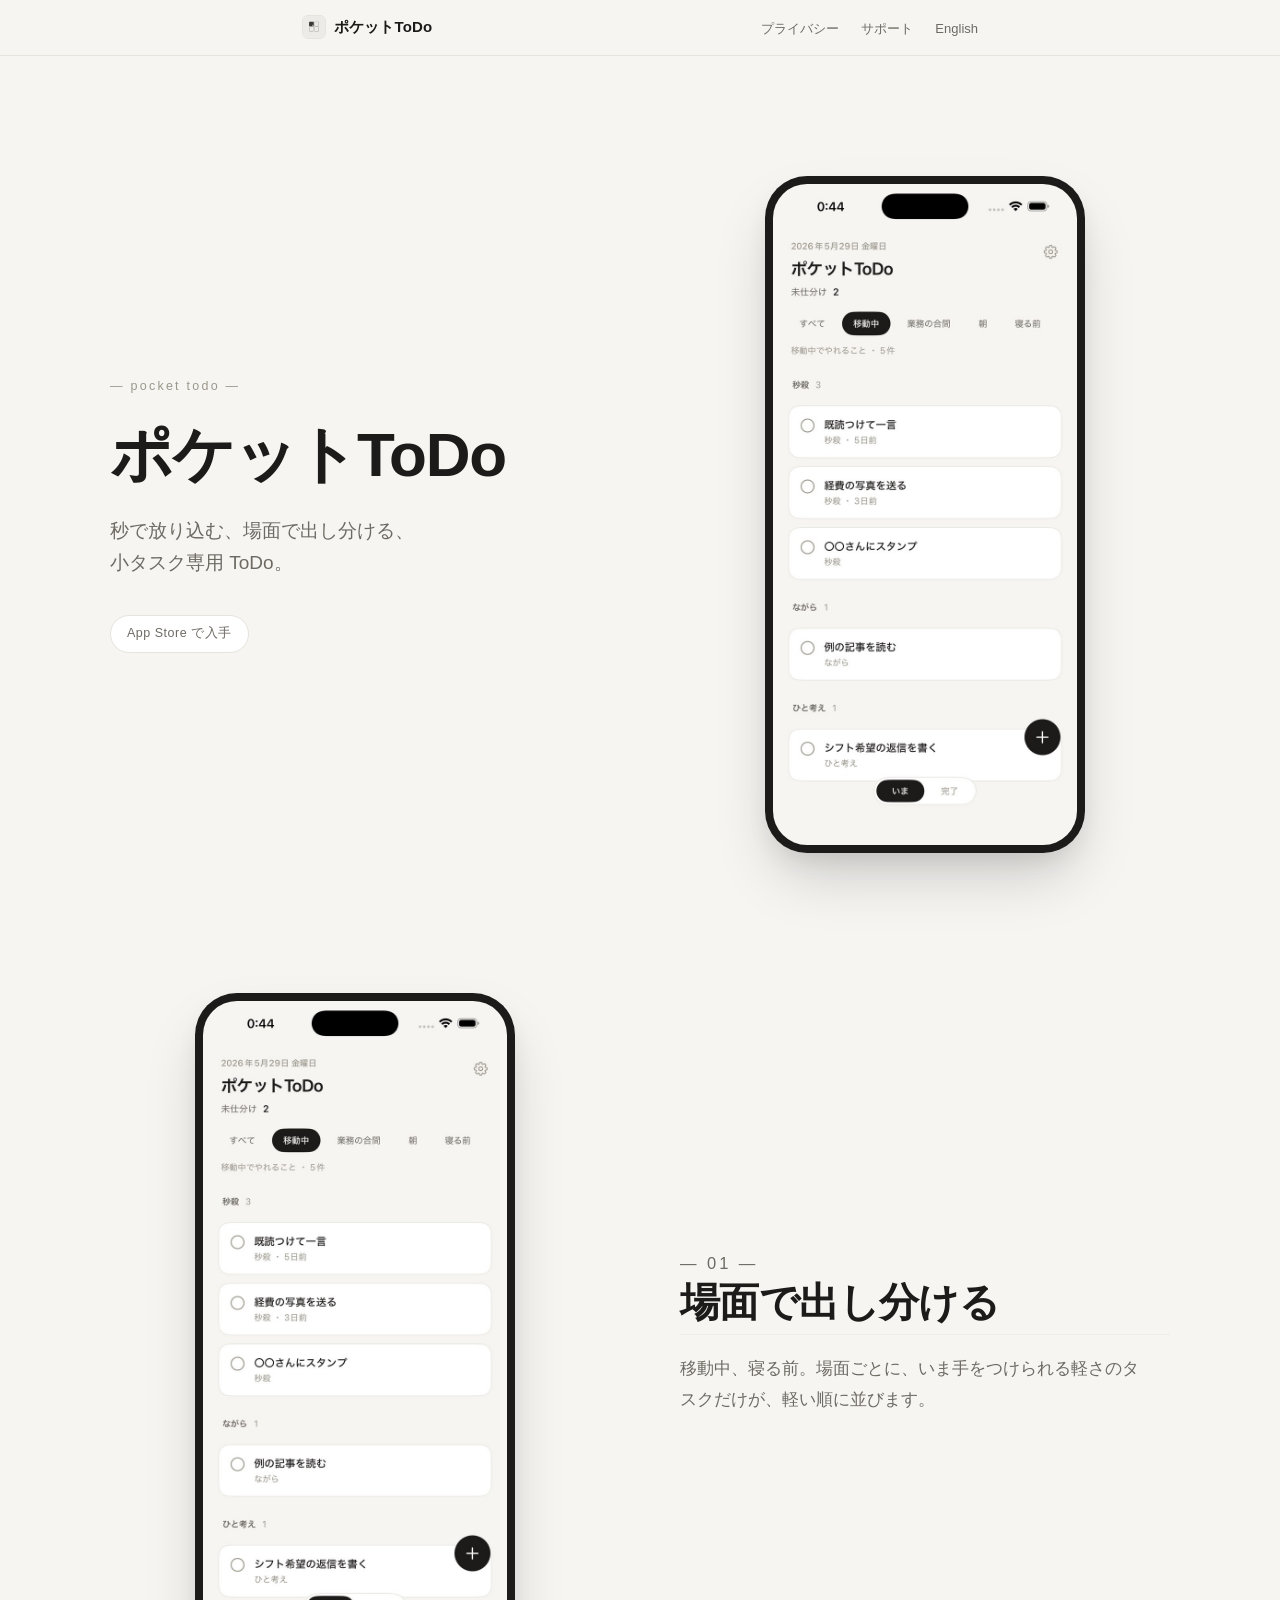
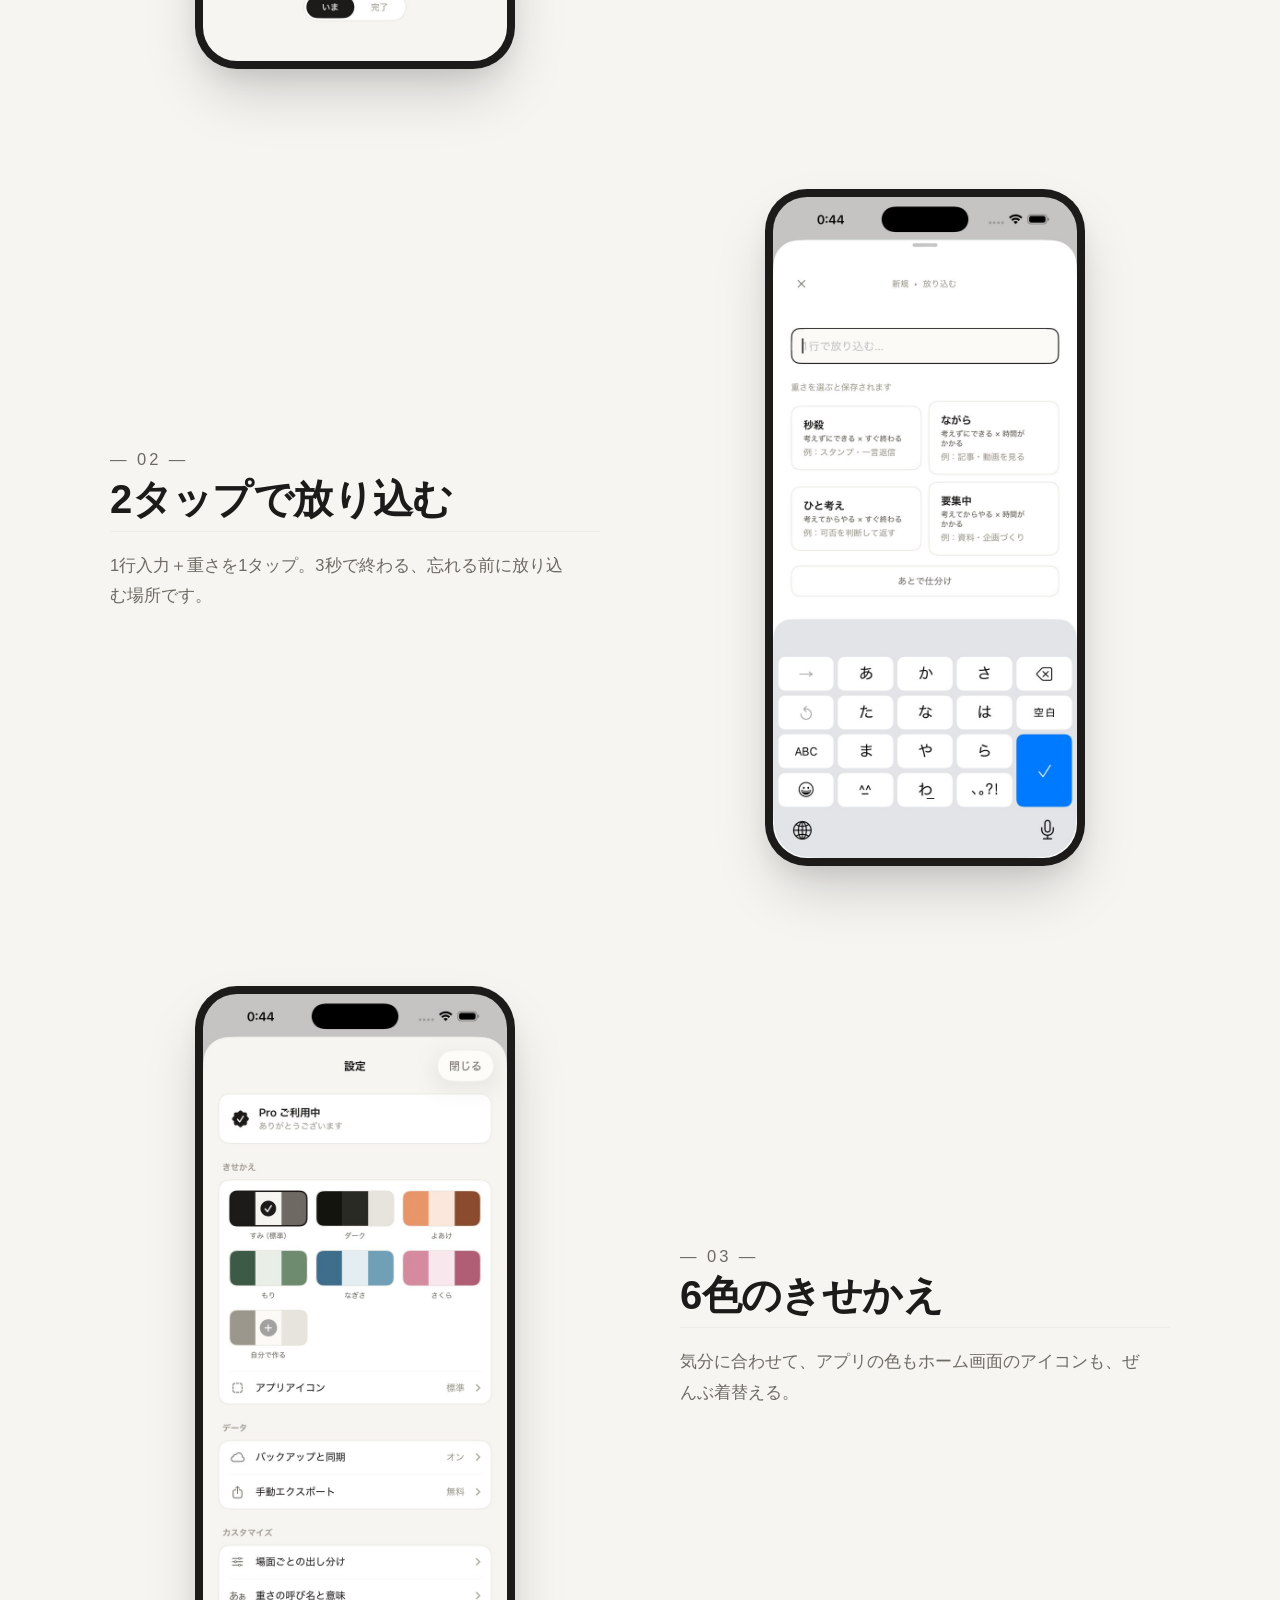
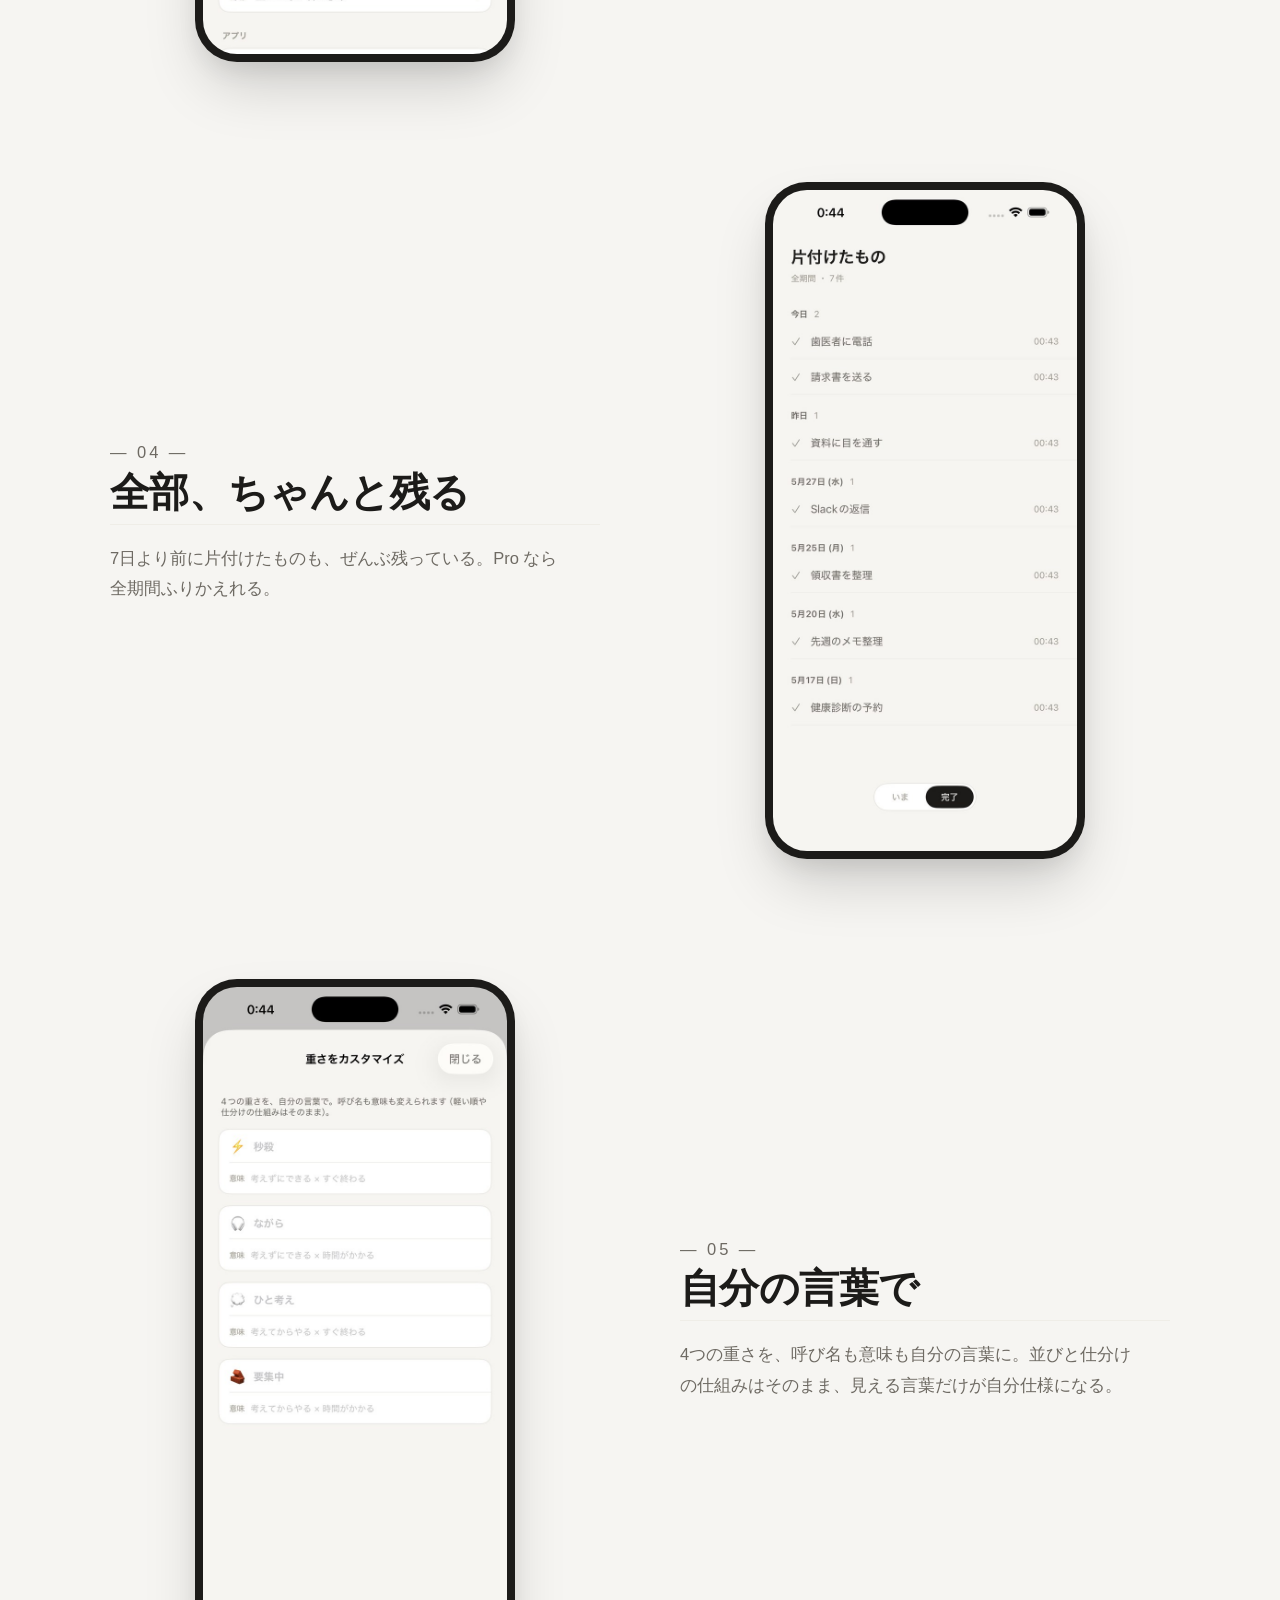
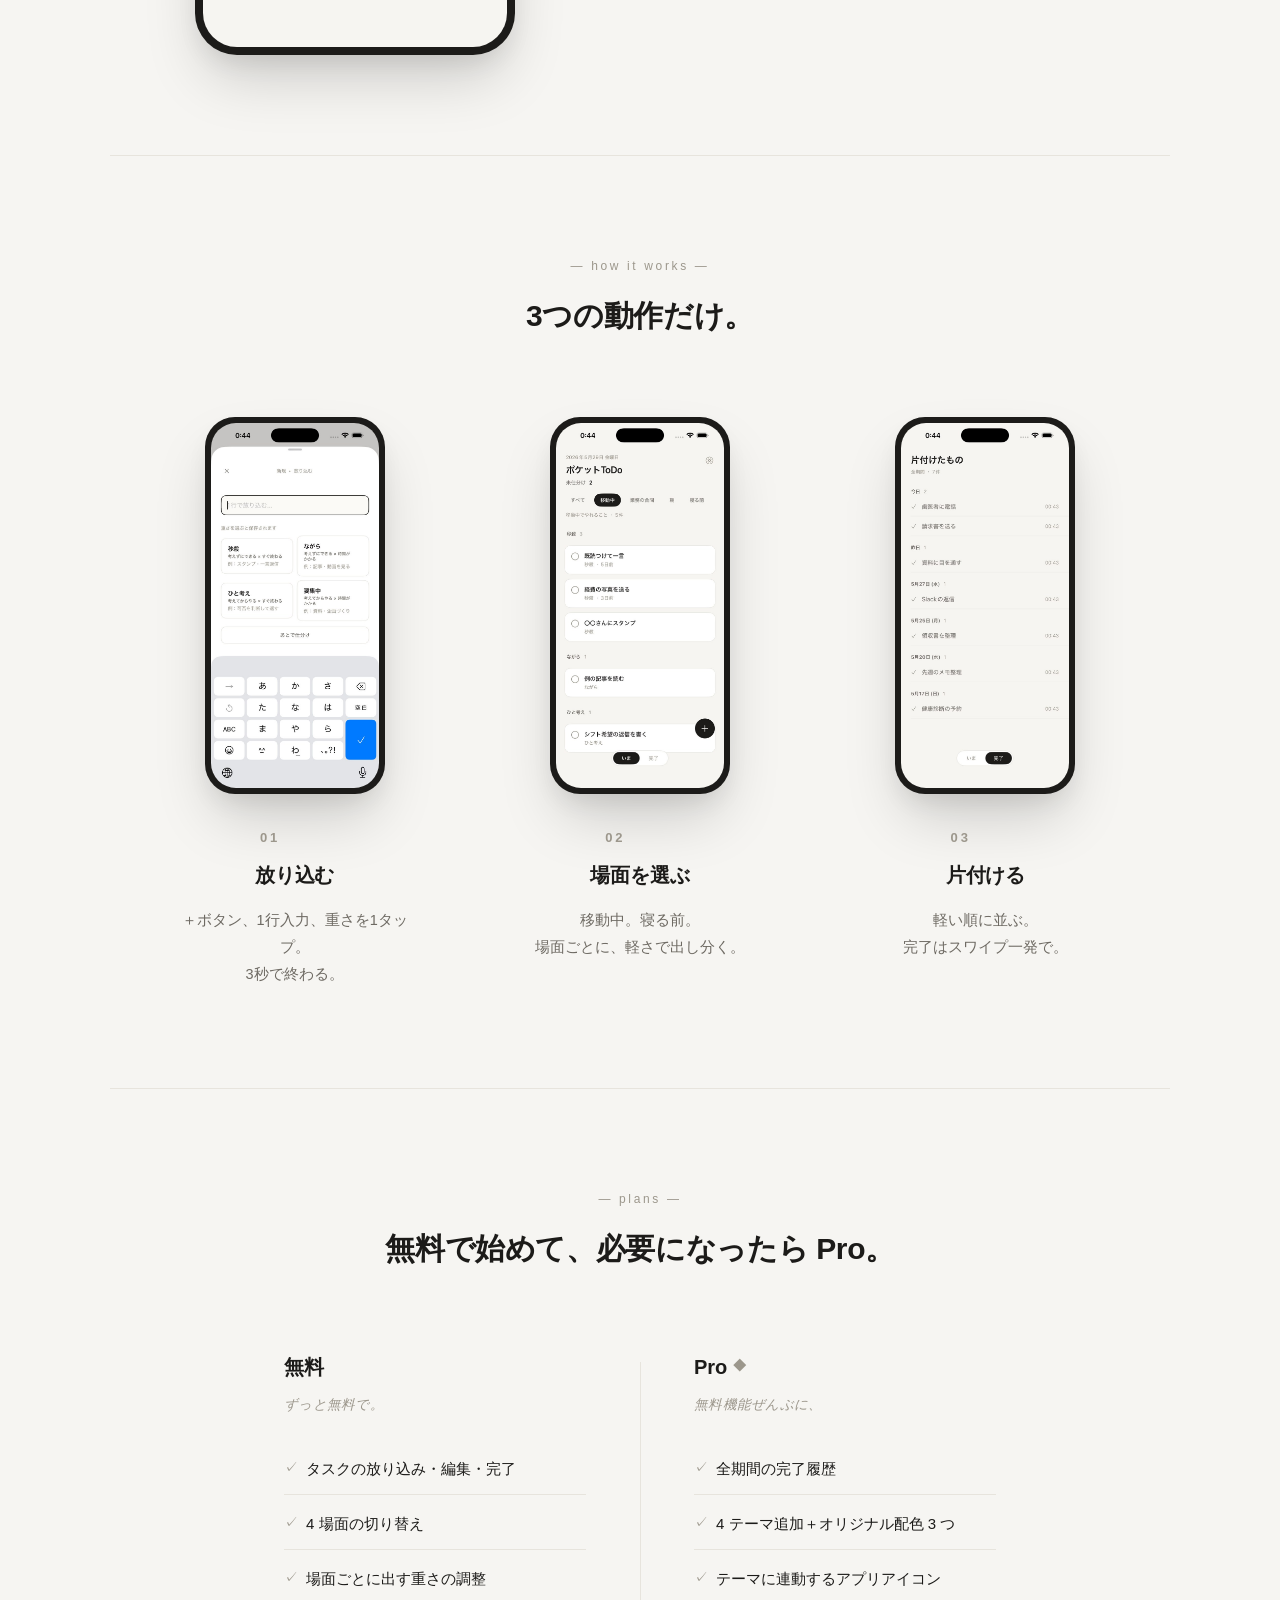
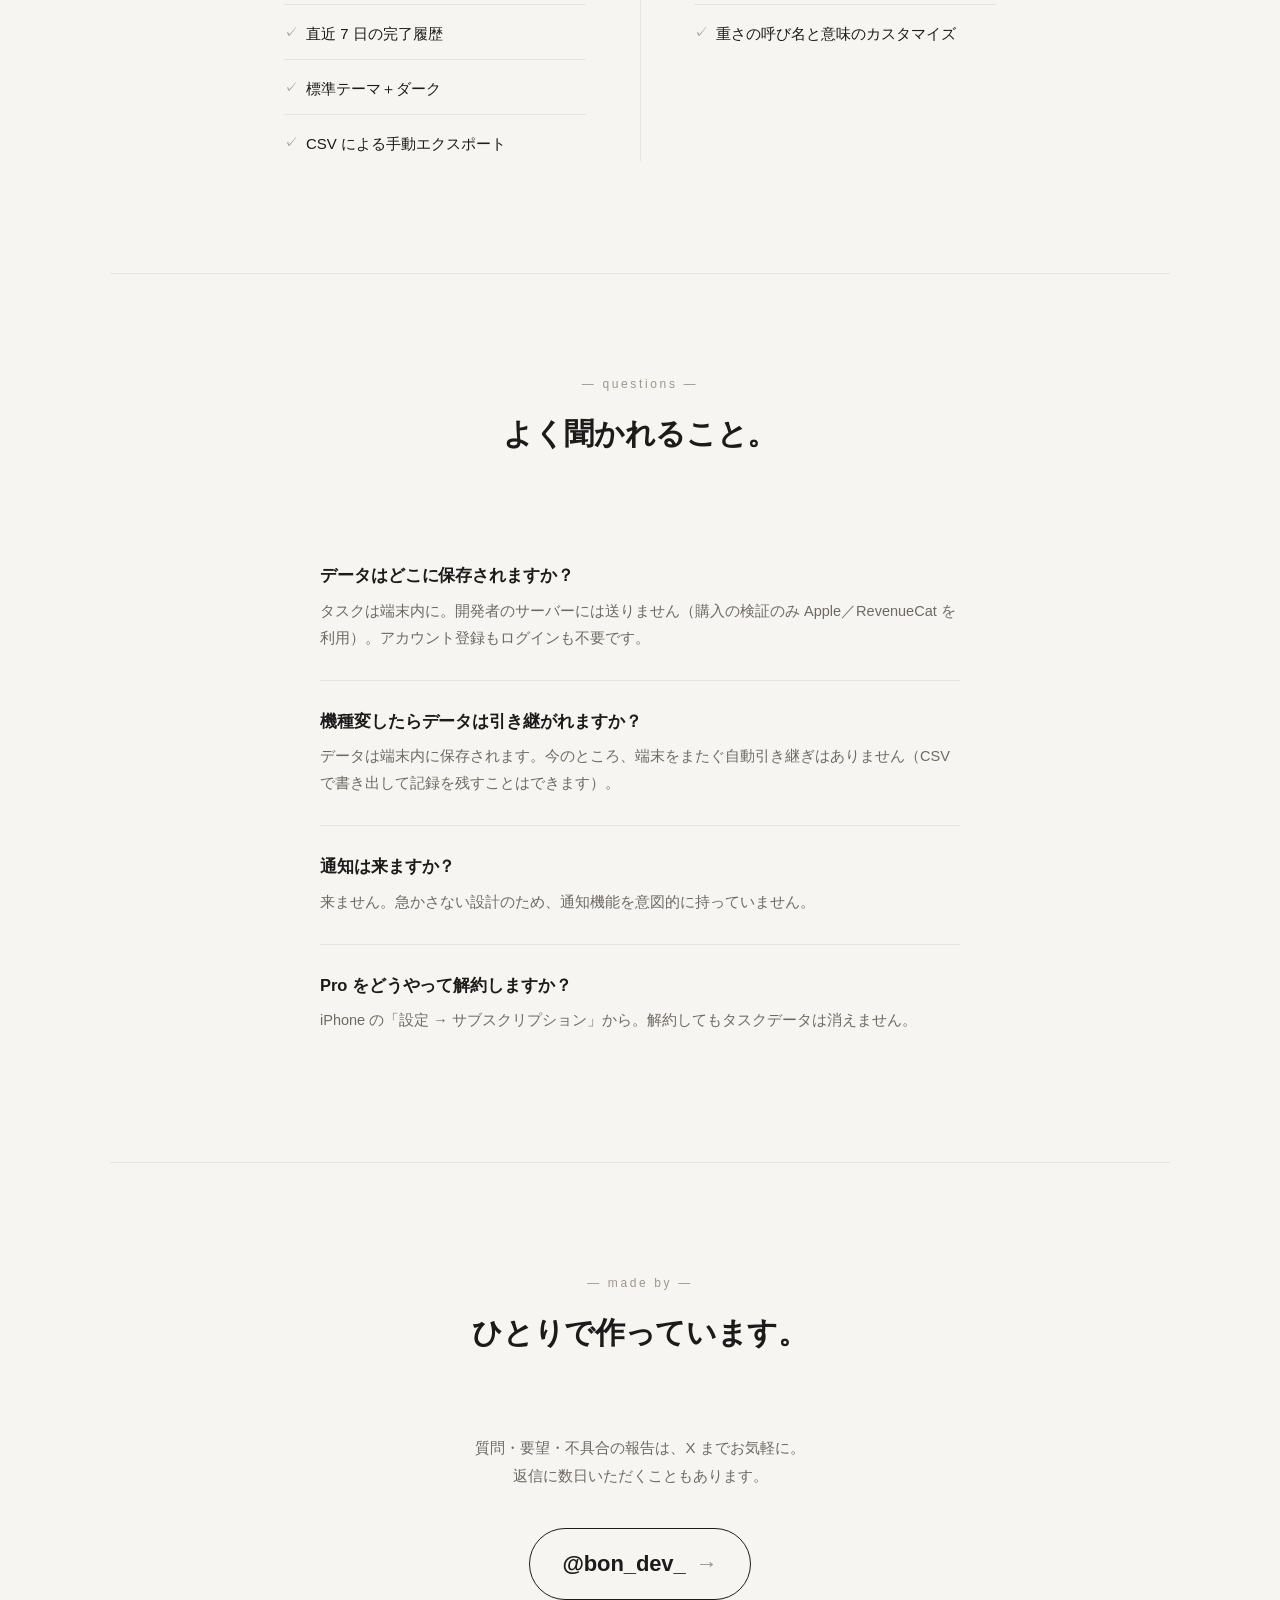
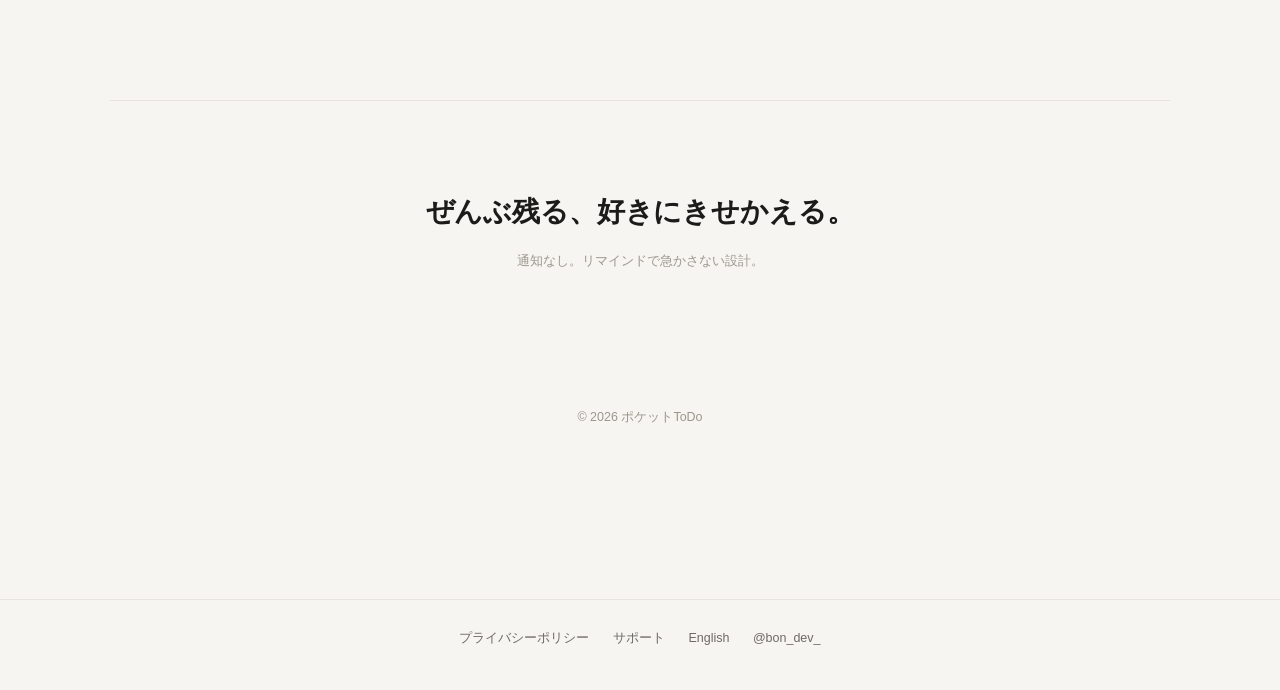
<file: index.html>
<!doctype html>
<html lang="ja">
<head>
<meta charset="utf-8">
<title>ポケットToDo — 秒で放り込む、場面で出し分ける</title>
<meta name="viewport" content="width=device-width,initial-scale=1">
<meta name="description" content="秒で放り込む、場面で出し分ける、小タスク専用 ToDo。通知も急かしもない、静かな iPhone アプリ。">
<link rel="icon" type="image/png" href="icon.png">
<link rel="apple-touch-icon" href="icon.png">
<link rel="stylesheet" href="styles.css">

<meta property="og:title" content="ポケットToDo">
<meta property="og:description" content="秒で放り込む、場面で出し分ける、小タスク専用 ToDo。">
<meta property="og:image" content="og.png">
<meta property="og:image:width" content="1200">
<meta property="og:image:height" content="630">
<meta property="og:type" content="website">
<meta name="twitter:card" content="summary_large_image">
<meta name="theme-color" content="#F6F5F2">
</head>
<body>

<header class="nav"><div class="inner">
  <a class="brand" href="./"><img src="icon.png" alt="">ポケットToDo</a>
  <nav class="links">
    <a href="privacy.html">プライバシー</a>
    <a href="support.html">サポート</a>
    <a href="en/">English</a>
  </nav>
</div></header>

<main class="wrap-wide">

  <!-- HERO -->
  <section class="hero-v2">
    <div class="hero-text">
      <p class="mark">—  pocket todo  —</p>
      <h1>ポケットToDo</h1>
      <p class="tagline">
        秒で放り込む、場面で出し分ける、<br>
        小タスク専用 ToDo。
      </p>
      <a class="pill" href="https://apps.apple.com/jp/app/id6776480131" target="_blank" rel="noopener">App Store で入手</a>
    </div>
    <div class="hero-phone">
      <div class="phone-frame">
        <img src="web-screenshots/01-home-ido.jpg" alt="">
      </div>
    </div>
  </section>

  <!-- SHOWCASE -->
  <section class="showcase">
    <article class="feat">
      <div class="feat-phone"><div class="phone-frame"><img src="web-screenshots/01-home-ido.jpg" alt=""></div></div>
      <div class="feat-text">
        <p class="mark">—  01  —</p>
        <h2>場面で出し分ける</h2>
        <p>移動中、寝る前。場面ごとに、いま手をつけられる軽さのタスクだけが、軽い順に並びます。</p>
      </div>
    </article>
    <article class="feat reverse">
      <div class="feat-phone"><div class="phone-frame"><img src="web-screenshots/02-add-open.jpg" alt=""></div></div>
      <div class="feat-text">
        <p class="mark">—  02  —</p>
        <h2>2タップで放り込む</h2>
        <p>1行入力＋重さを1タップ。3秒で終わる、忘れる前に放り込む場所です。</p>
      </div>
    </article>
    <article class="feat">
      <div class="feat-phone"><div class="phone-frame"><img src="web-screenshots/03-settings-themes.jpg" alt=""></div></div>
      <div class="feat-text">
        <p class="mark">—  03  —</p>
        <h2>6色のきせかえ</h2>
        <p>気分に合わせて、アプリの色もホーム画面のアイコンも、ぜんぶ着替える。</p>
      </div>
    </article>
    <article class="feat reverse">
      <div class="feat-phone"><div class="phone-frame"><img src="web-screenshots/04-history-full.jpg" alt=""></div></div>
      <div class="feat-text">
        <p class="mark">—  04  —</p>
        <h2>全部、ちゃんと残る</h2>
        <p>7日より前に片付けたものも、ぜんぶ残っている。Pro なら全期間ふりかえれる。</p>
      </div>
    </article>
    <article class="feat">
      <div class="feat-phone"><div class="phone-frame"><img src="web-screenshots/05-weight-rename.jpg" alt=""></div></div>
      <div class="feat-text">
        <p class="mark">—  05  —</p>
        <h2>自分の言葉で</h2>
        <p>4つの重さを、呼び名も意味も自分の言葉に。並びと仕分けの仕組みはそのまま、見える言葉だけが自分仕様になる。</p>
      </div>
    </article>
  </section>

  <!-- HOW IT WORKS -->
  <section class="howto-v2">
    <p class="section-mark">—  how it works  —</p>
    <h3 class="section-title-quiet">3つの動作だけ。</h3>

    <div class="step-panels">
      <div class="step-panel">
        <div class="step-phone">
          <div class="phone-frame phone-small">
            <img src="web-screenshots/02-add-open.jpg" alt="">
          </div>
        </div>
        <p class="step-n">01</p>
        <h4>放り込む</h4>
        <p>＋ボタン、1行入力、重さを1タップ。<br>3秒で終わる。</p>
      </div>

      <div class="step-panel">
        <div class="step-phone">
          <div class="phone-frame phone-small">
            <img src="web-screenshots/01-home-ido.jpg" alt="">
          </div>
        </div>
        <p class="step-n">02</p>
        <h4>場面を選ぶ</h4>
        <p>移動中。寝る前。<br>場面ごとに、軽さで出し分く。</p>
      </div>

      <div class="step-panel">
        <div class="step-phone">
          <div class="phone-frame phone-small">
            <img src="web-screenshots/04-history-full.jpg" alt="">
          </div>
        </div>
        <p class="step-n">03</p>
        <h4>片付ける</h4>
        <p>軽い順に並ぶ。<br>完了はスワイプ一発で。</p>
      </div>
    </div>
  </section>

  <!-- PLANS -->
  <section class="plans-v2">
    <p class="section-mark">—  plans  —</p>
    <h3 class="section-title-quiet">無料で始めて、必要になったら Pro。</h3>

    <div class="plan-cols">
      <div class="plan-col">
        <p class="plan-name">無料</p>
        <p class="plan-lead">ずっと無料で。</p>
        <ul>
          <li>タスクの放り込み・編集・完了</li>
          <li>4 場面の切り替え</li>
          <li>場面ごとに出す重さの調整</li>
          <li>直近 7 日の完了履歴</li>
          <li>標準テーマ＋ダーク</li>
          <li>CSV による手動エクスポート</li>
        </ul>
      </div>
      <div class="plan-col plan-col-pro">
        <p class="plan-name">Pro</p>
        <p class="plan-lead">無料機能ぜんぶに、</p>
        <ul>
          <li>全期間の完了履歴</li>
          <li>4 テーマ追加＋オリジナル配色 3 つ</li>
          <li>テーマに連動するアプリアイコン</li>
          <li>重さの呼び名と意味のカスタマイズ</li>
        </ul>
      </div>
    </div>
  </section>

  <!-- FAQ -->
  <section class="faq-v2">
    <p class="section-mark">—  questions  —</p>
    <h3 class="section-title-quiet">よく聞かれること。</h3>

    <div class="qa-stack">
      <div class="qa-item">
        <h4 class="qa-q">データはどこに保存されますか？</h4>
        <p class="qa-a">タスクは端末内に。開発者のサーバーには送りません（購入の検証のみ Apple／RevenueCat を利用）。アカウント登録もログインも不要です。</p>
      </div>
      <div class="qa-item">
        <h4 class="qa-q">機種変したらデータは引き継がれますか？</h4>
        <p class="qa-a">データは端末内に保存されます。今のところ、端末をまたぐ自動引き継ぎはありません（CSVで書き出して記録を残すことはできます）。</p>
      </div>
      <div class="qa-item">
        <h4 class="qa-q">通知は来ますか？</h4>
        <p class="qa-a">来ません。急かさない設計のため、通知機能を意図的に持っていません。</p>
      </div>
      <div class="qa-item">
        <h4 class="qa-q">Pro をどうやって解約しますか？</h4>
        <p class="qa-a">iPhone の「設定 → サブスクリプション」から。解約してもタスクデータは消えません。</p>
      </div>
    </div>
  </section>

  <!-- CREATOR -->
  <section class="creator">
    <p class="section-mark">—  made by  —</p>
    <h3 class="section-title-quiet">ひとりで作っています。</h3>
    <p class="creator-body">
      質問・要望・不具合の報告は、X までお気軽に。<br>
      返信に数日いただくこともあります。
    </p>
    <a class="creator-x" href="https://x.com/bon_dev_" target="_blank" rel="noopener">
      @bon_dev_<span class="arrow" aria-hidden="true">  →</span>
    </a>
  </section>

  <!-- PHILOSOPHY -->
  <section class="philosophy">
    <blockquote>ぜんぶ残る、好きにきせかえる。</blockquote>
    <p class="fine philosophy-cap">通知なし。リマインドで急かさない設計。</p>
  </section>

  <p class="fine" style="margin-top:64px;text-align:center">
    &copy; 2026 ポケットToDo
  </p>
</main>

<footer class="site">
  <a href="privacy.html">プライバシーポリシー</a>
  <a href="support.html">サポート</a>
  <a href="en/">English</a>
  <a href="https://x.com/bon_dev_" target="_blank" rel="noopener">@bon_dev_</a>
</footer>
</body>
</html>
</file>
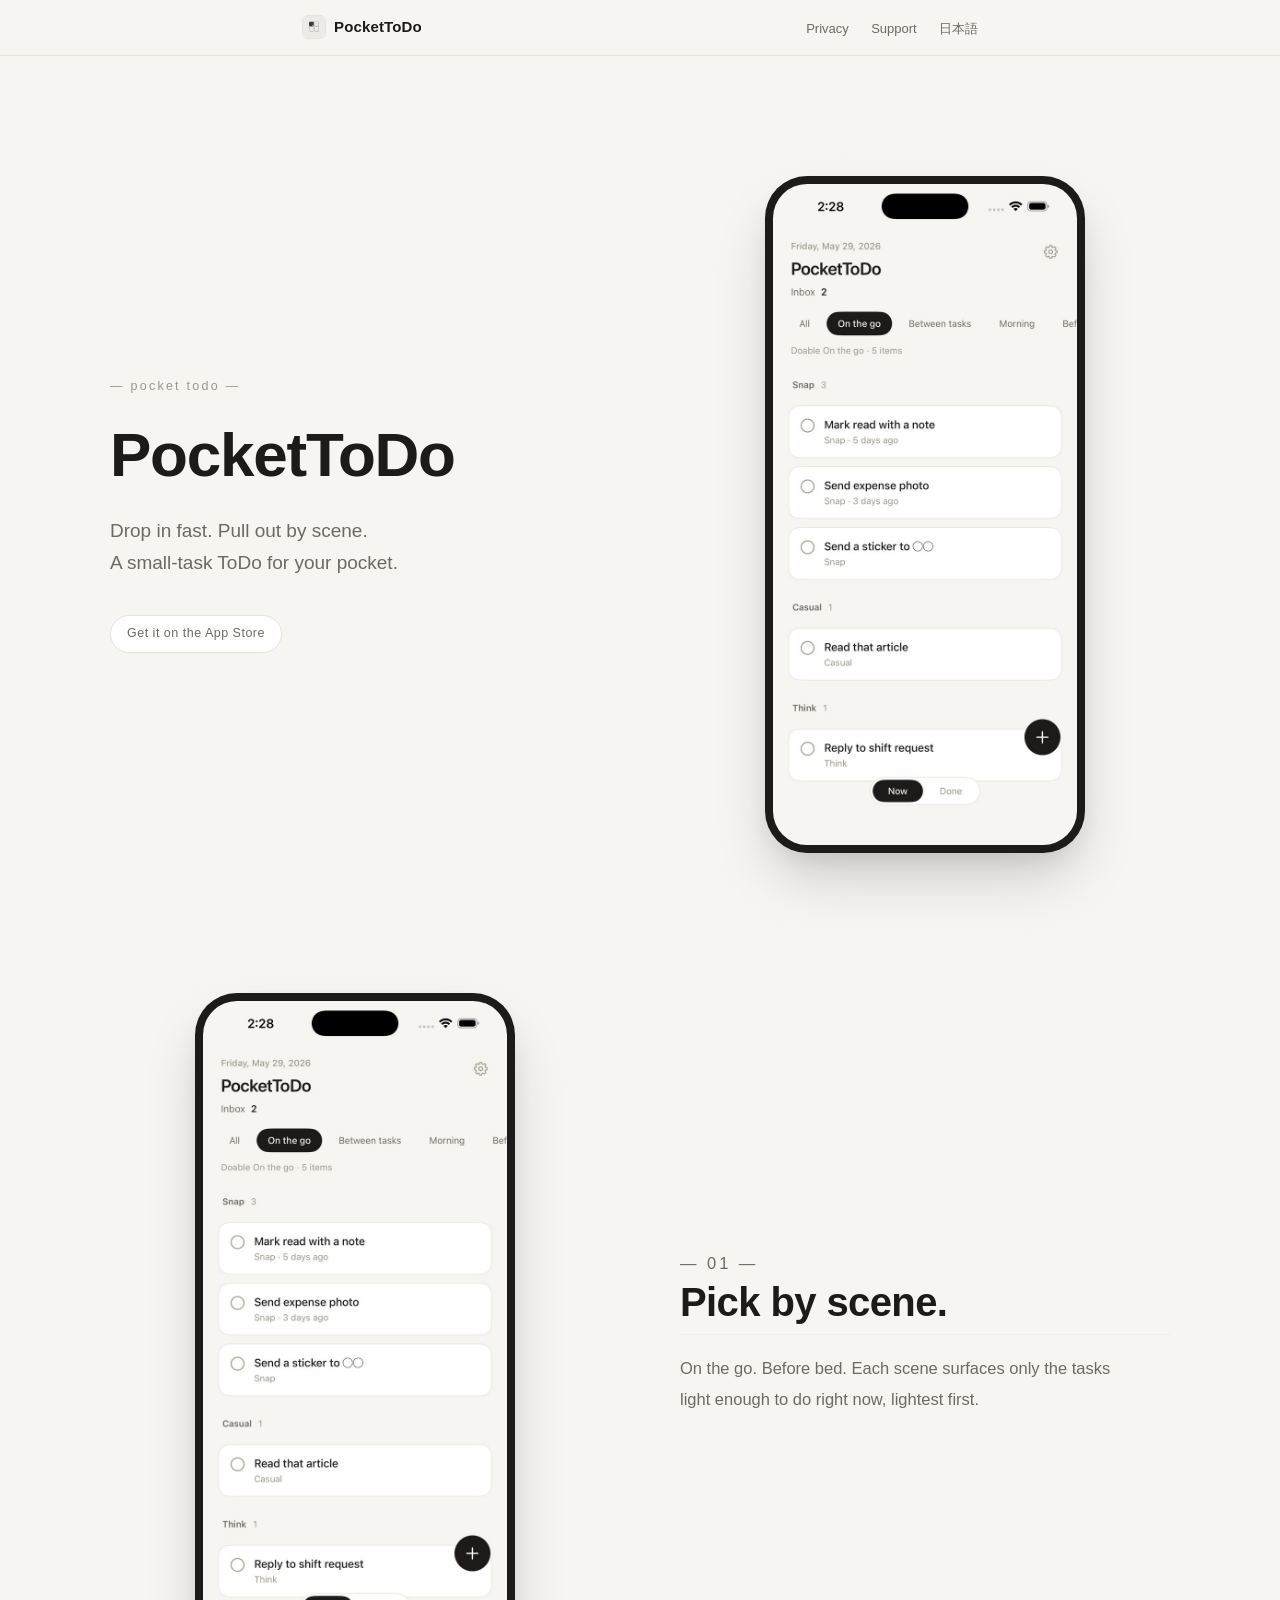
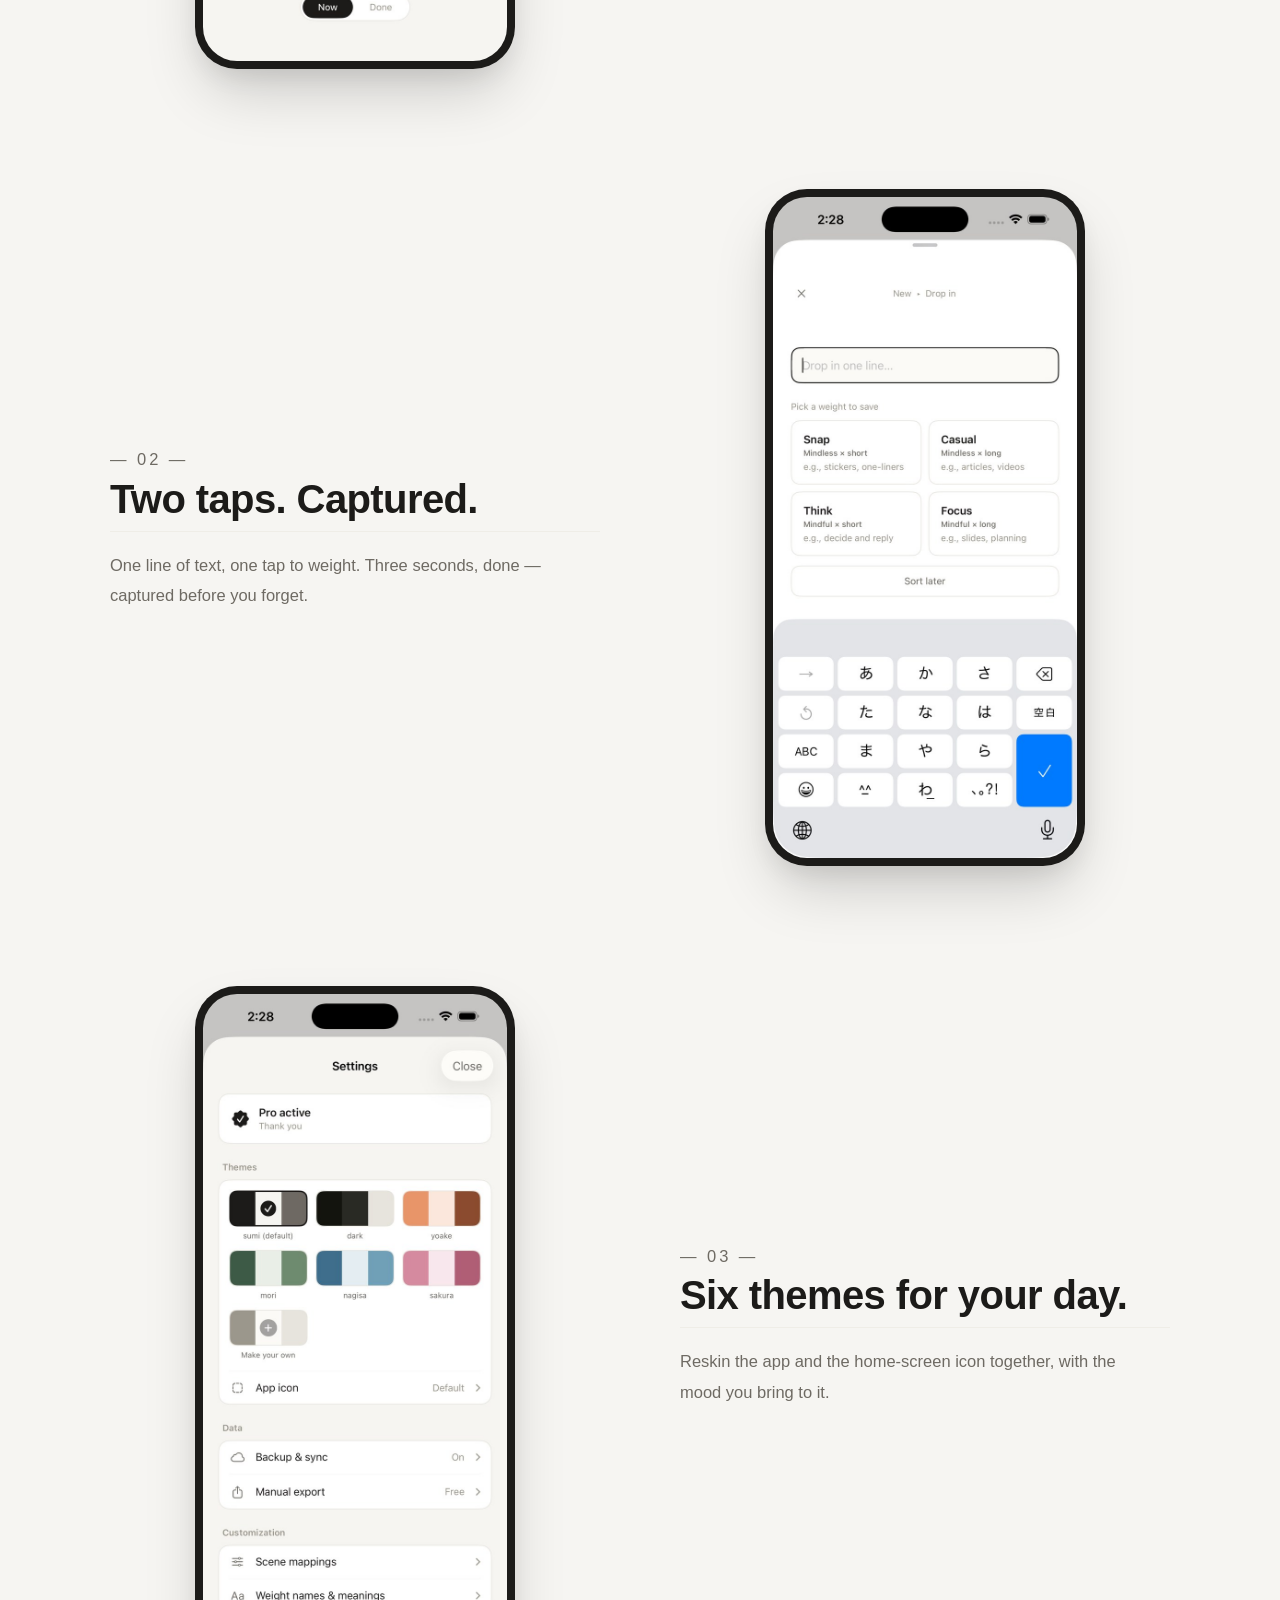
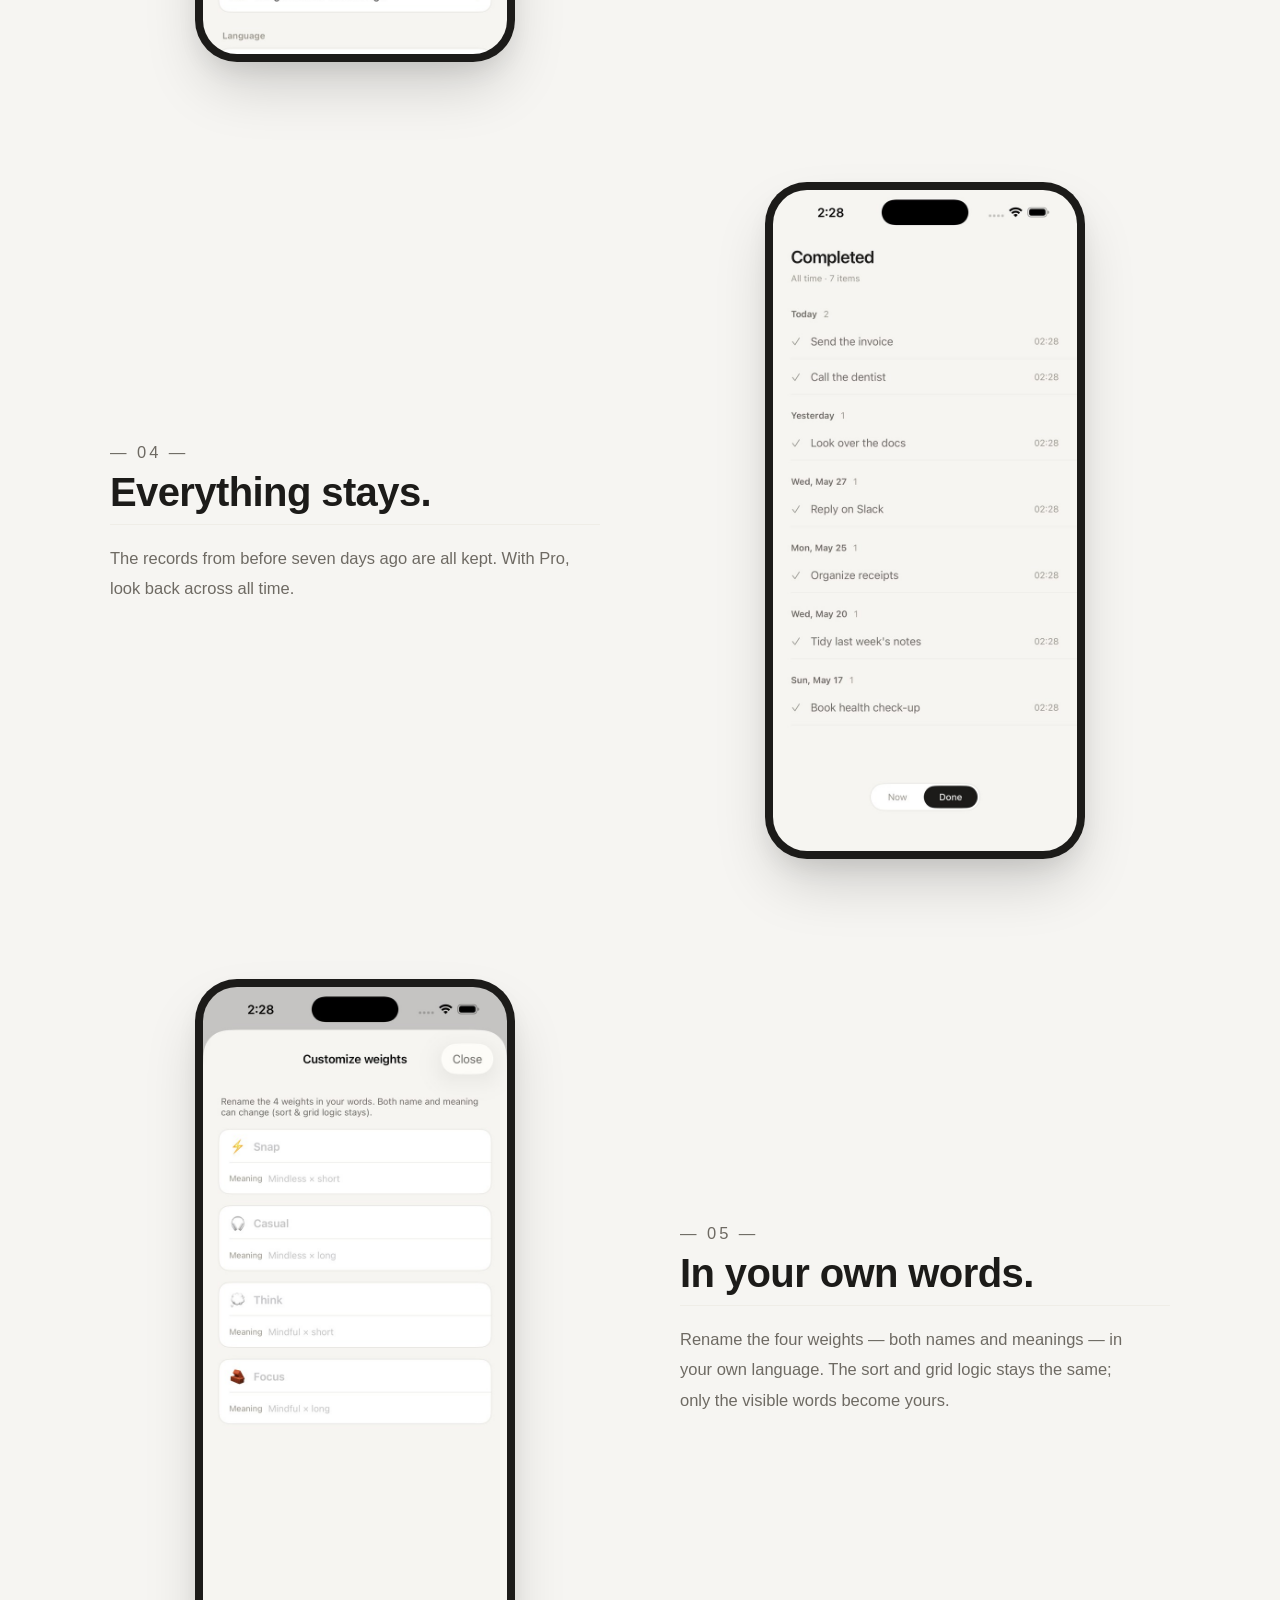
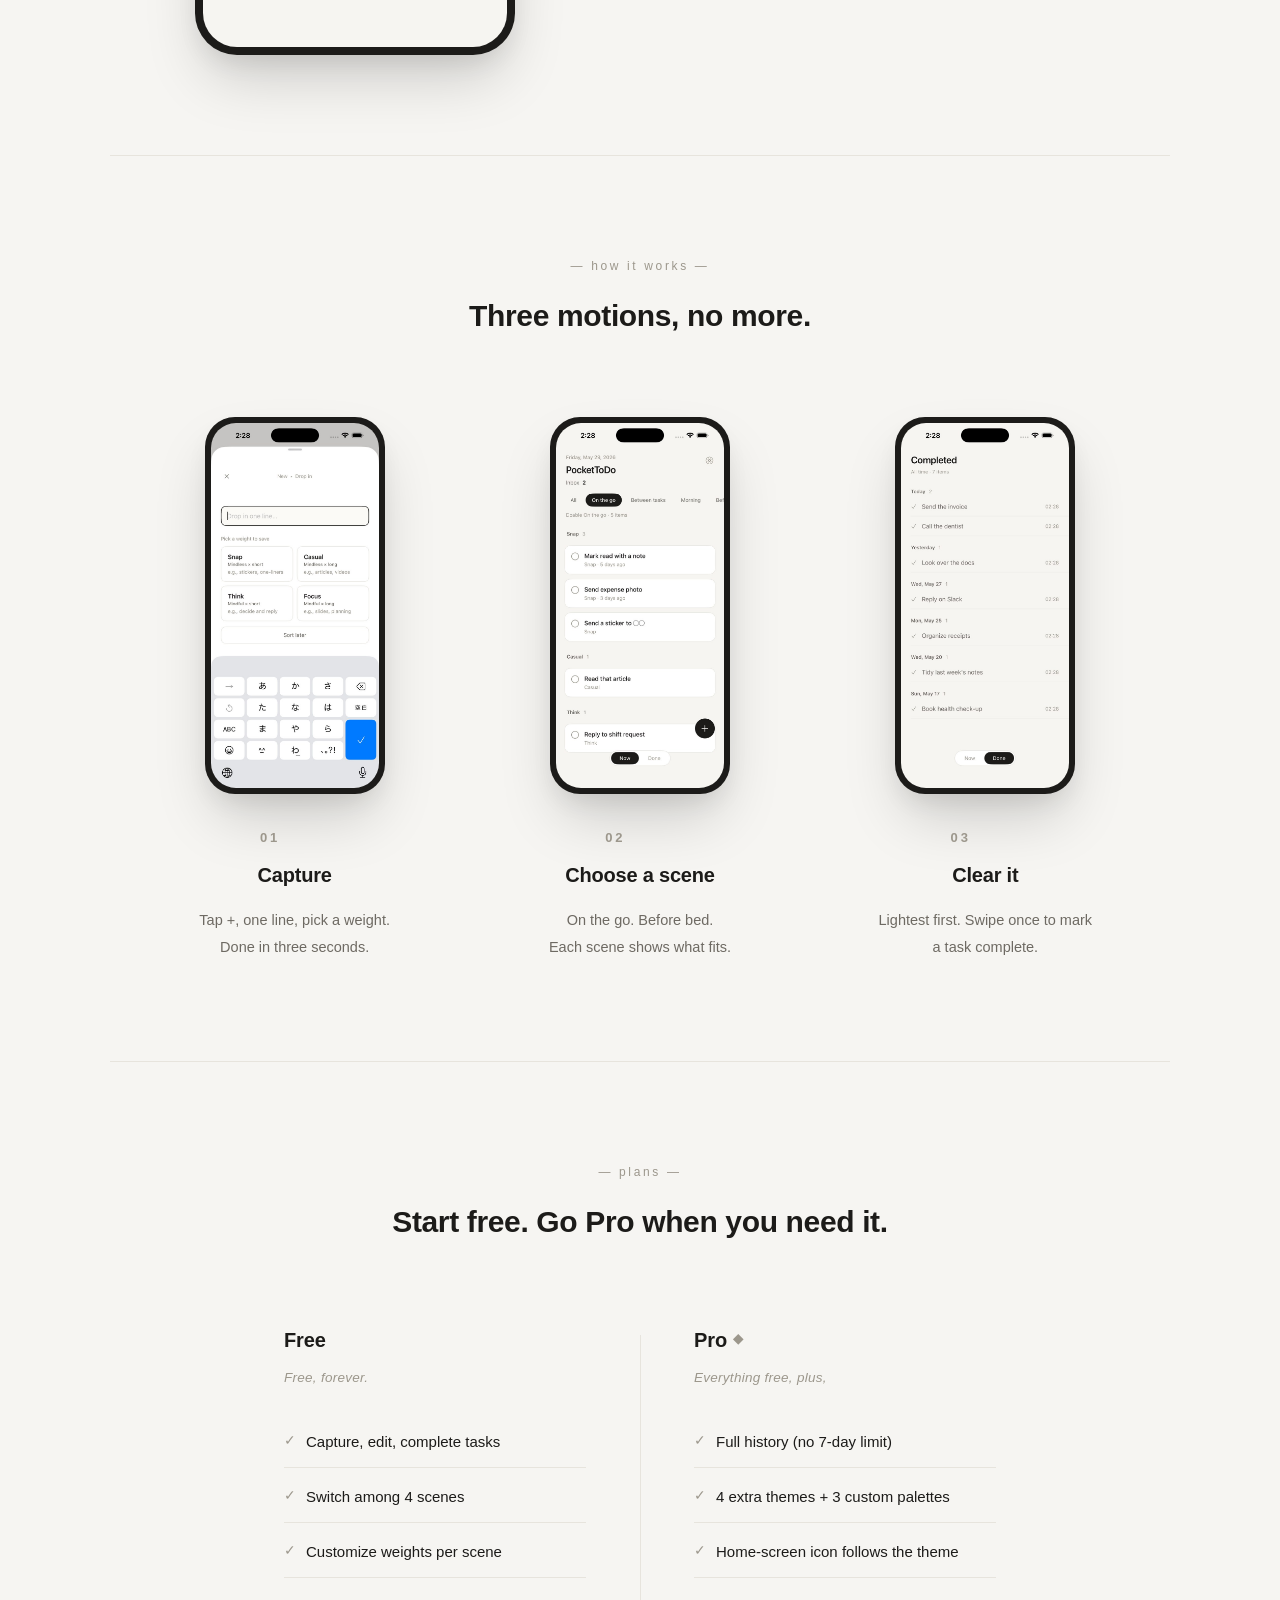
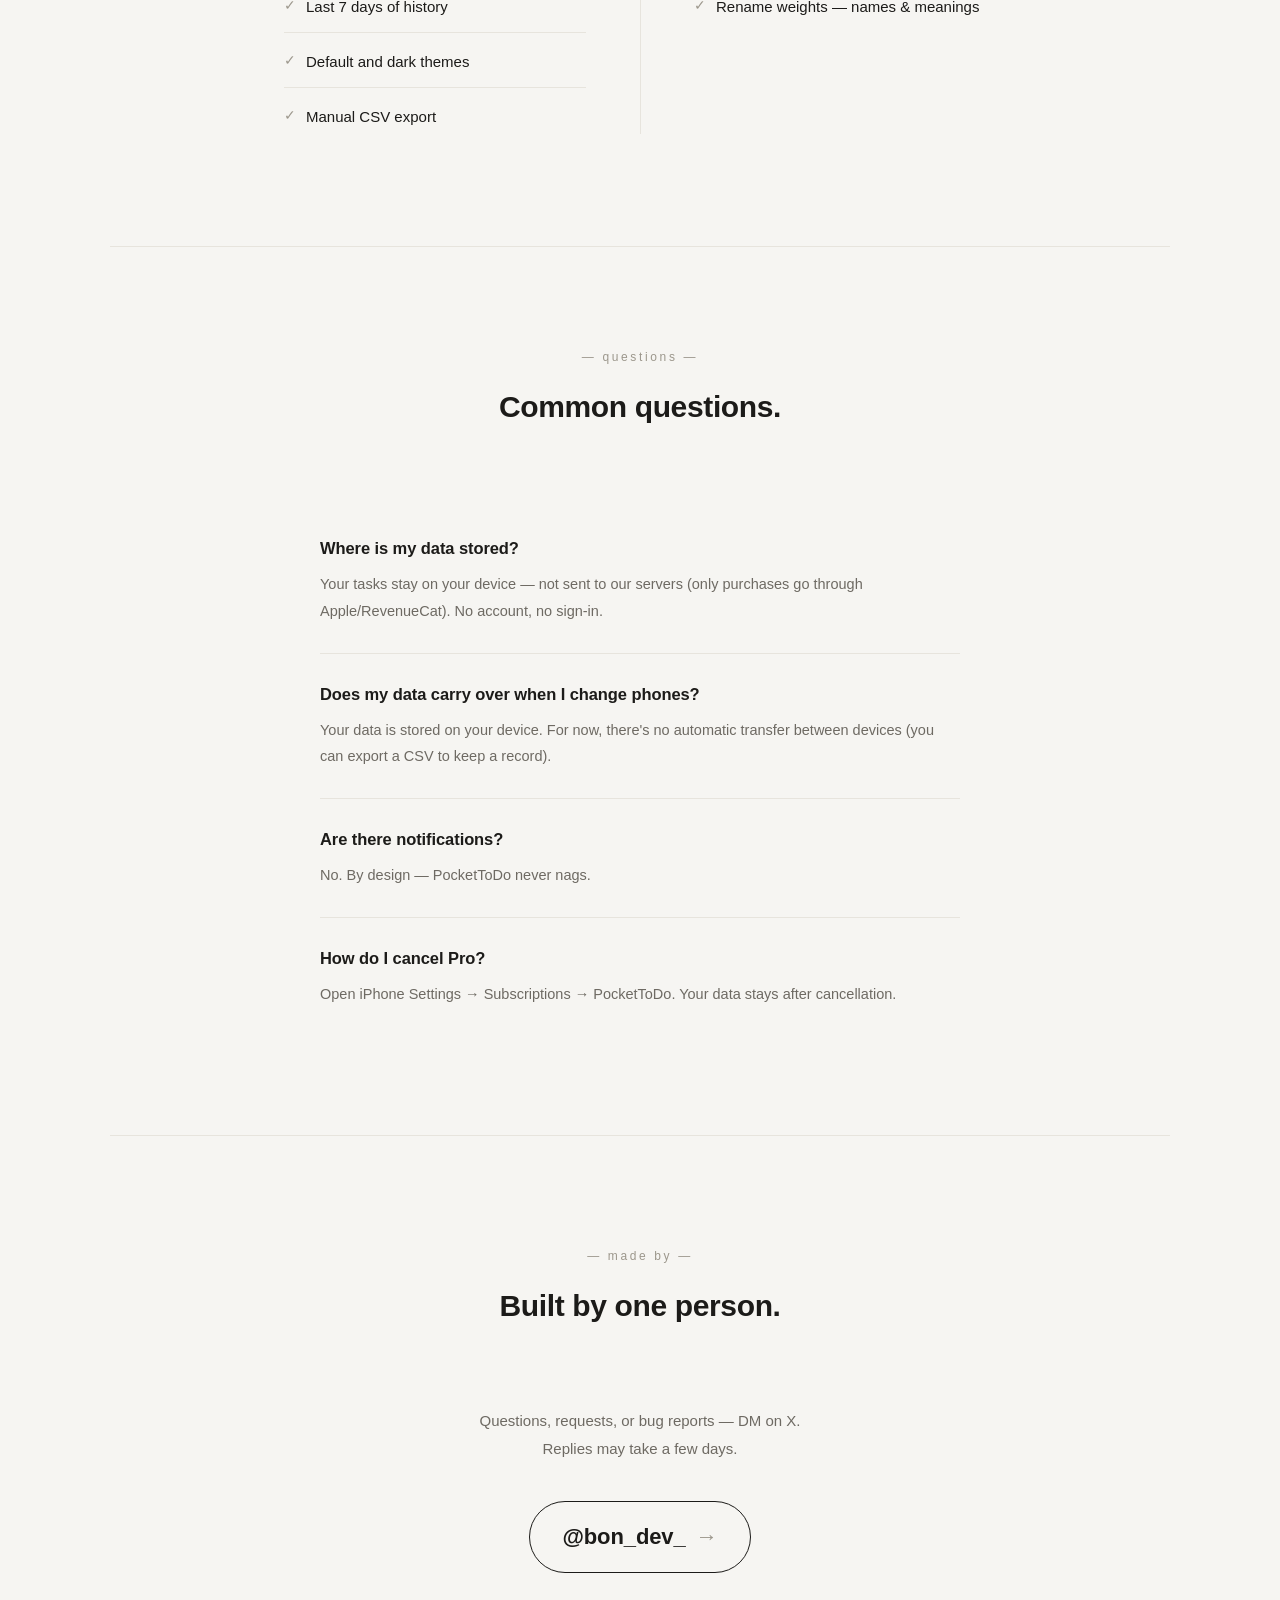
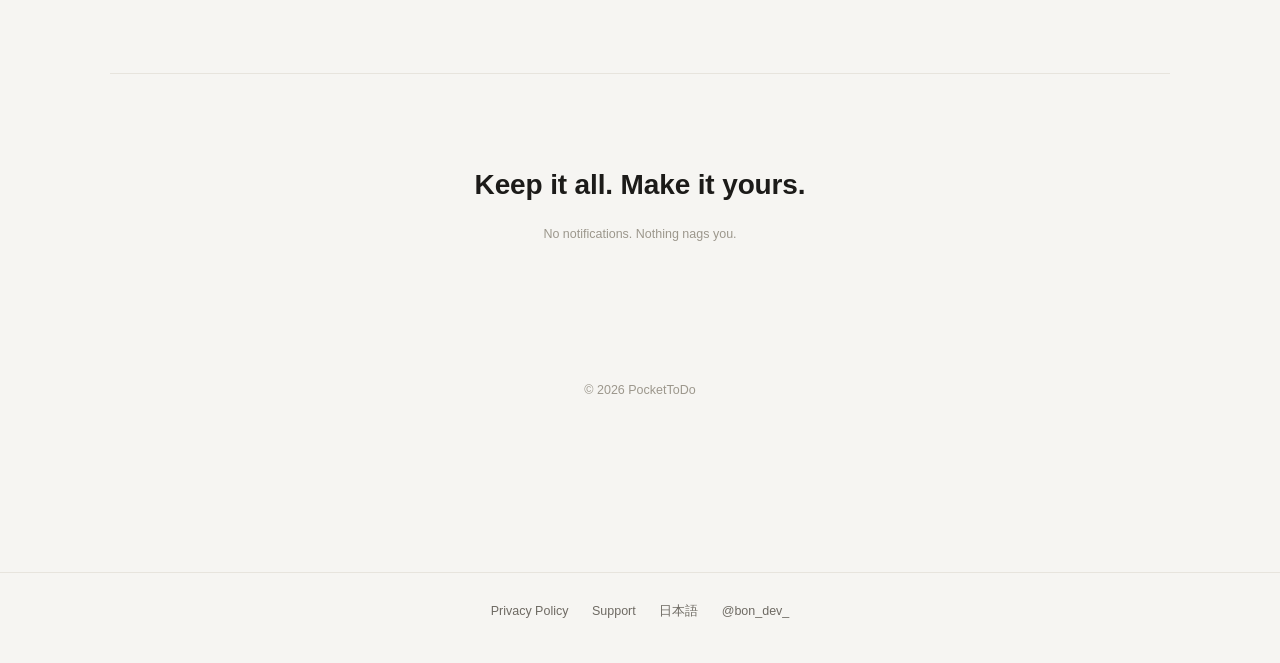
<file: en/index.html>
<!doctype html>
<html lang="en">
<head>
<meta charset="utf-8">
<title>PocketToDo — Drop in fast. Pull out by scene.</title>
<meta name="viewport" content="width=device-width,initial-scale=1">
<meta name="description" content="Drop in fast. Pull out by scene. A quiet small-task ToDo for iPhone.">
<link rel="icon" type="image/png" href="../icon.png">
<link rel="apple-touch-icon" href="../icon.png">
<link rel="stylesheet" href="../styles.css">

<meta property="og:title" content="PocketToDo">
<meta property="og:description" content="Drop in fast. Pull out by scene. A quiet small-task ToDo for iPhone.">
<meta property="og:image" content="../og-en.png">
<meta property="og:image:width" content="1200">
<meta property="og:image:height" content="630">
<meta property="og:type" content="website">
<meta name="twitter:card" content="summary_large_image">
<meta name="theme-color" content="#F6F5F2">
</head>
<body>

<header class="nav"><div class="inner">
  <a class="brand" href="./"><img src="../icon.png" alt="">PocketToDo</a>
  <nav class="links">
    <a href="privacy.html">Privacy</a>
    <a href="support.html">Support</a>
    <a href="../">日本語</a>
  </nav>
</div></header>

<main class="wrap-wide">

  <section class="hero-v2">
    <div class="hero-text">
      <p class="mark">—  pocket todo  —</p>
      <h1>PocketToDo</h1>
      <p class="tagline">
        Drop in fast. Pull out by scene.<br>
        A small-task ToDo for your pocket.
      </p>
      <a class="pill" href="https://apps.apple.com/app/id6776480131" target="_blank" rel="noopener">Get it on the App Store</a>
    </div>
    <div class="hero-phone">
      <div class="phone-frame">
        <img src="../web-screenshots-en/01-home-ido.jpg" alt="">
      </div>
    </div>
  </section>

  <section class="showcase">
    <article class="feat">
      <div class="feat-phone"><div class="phone-frame"><img src="../web-screenshots-en/01-home-ido.jpg" alt=""></div></div>
      <div class="feat-text">
        <p class="mark">—  01  —</p>
        <h2>Pick by scene.</h2>
        <p>On the go. Before bed. Each scene surfaces only the tasks light enough to do right now, lightest first.</p>
      </div>
    </article>
    <article class="feat reverse">
      <div class="feat-phone"><div class="phone-frame"><img src="../web-screenshots-en/02-add-open.jpg" alt=""></div></div>
      <div class="feat-text">
        <p class="mark">—  02  —</p>
        <h2>Two taps. Captured.</h2>
        <p>One line of text, one tap to weight. Three seconds, done — captured before you forget.</p>
      </div>
    </article>
    <article class="feat">
      <div class="feat-phone"><div class="phone-frame"><img src="../web-screenshots-en/03-settings-themes.jpg" alt=""></div></div>
      <div class="feat-text">
        <p class="mark">—  03  —</p>
        <h2>Six themes for your day.</h2>
        <p>Reskin the app and the home-screen icon together, with the mood you bring to it.</p>
      </div>
    </article>
    <article class="feat reverse">
      <div class="feat-phone"><div class="phone-frame"><img src="../web-screenshots-en/04-history-full.jpg" alt=""></div></div>
      <div class="feat-text">
        <p class="mark">—  04  —</p>
        <h2>Everything stays.</h2>
        <p>The records from before seven days ago are all kept. With Pro, look back across all time.</p>
      </div>
    </article>
    <article class="feat">
      <div class="feat-phone"><div class="phone-frame"><img src="../web-screenshots-en/05-weight-rename.jpg" alt=""></div></div>
      <div class="feat-text">
        <p class="mark">—  05  —</p>
        <h2>In your own words.</h2>
        <p>Rename the four weights — both names and meanings — in your own language. The sort and grid logic stays the same; only the visible words become yours.</p>
      </div>
    </article>
  </section>

  <!-- HOW IT WORKS -->
  <section class="howto-v2">
    <p class="section-mark">—  how it works  —</p>
    <h3 class="section-title-quiet">Three motions, no more.</h3>

    <div class="step-panels">
      <div class="step-panel">
        <div class="step-phone">
          <div class="phone-frame phone-small">
            <img src="../web-screenshots-en/02-add-open.jpg" alt="">
          </div>
        </div>
        <p class="step-n">01</p>
        <h4>Capture</h4>
        <p>Tap +, one line, pick a weight.<br>Done in three seconds.</p>
      </div>

      <div class="step-panel">
        <div class="step-phone">
          <div class="phone-frame phone-small">
            <img src="../web-screenshots-en/01-home-ido.jpg" alt="">
          </div>
        </div>
        <p class="step-n">02</p>
        <h4>Choose a scene</h4>
        <p>On the go. Before bed.<br>Each scene shows what fits.</p>
      </div>

      <div class="step-panel">
        <div class="step-phone">
          <div class="phone-frame phone-small">
            <img src="../web-screenshots-en/04-history-full.jpg" alt="">
          </div>
        </div>
        <p class="step-n">03</p>
        <h4>Clear it</h4>
        <p>Lightest first. Swipe once to mark<br>a task complete.</p>
      </div>
    </div>
  </section>

  <!-- PLANS -->
  <section class="plans-v2">
    <p class="section-mark">—  plans  —</p>
    <h3 class="section-title-quiet">Start free. Go Pro when you need it.</h3>

    <div class="plan-cols">
      <div class="plan-col">
        <p class="plan-name">Free</p>
        <p class="plan-lead">Free, forever.</p>
        <ul>
          <li>Capture, edit, complete tasks</li>
          <li>Switch among 4 scenes</li>
          <li>Customize weights per scene</li>
          <li>Last 7 days of history</li>
          <li>Default and dark themes</li>
          <li>Manual CSV export</li>
        </ul>
      </div>
      <div class="plan-col plan-col-pro">
        <p class="plan-name">Pro</p>
        <p class="plan-lead">Everything free, plus,</p>
        <ul>
          <li>Full history (no 7-day limit)</li>
          <li>4 extra themes + 3 custom palettes</li>
          <li>Home-screen icon follows the theme</li>
          <li>Rename weights — names &amp; meanings</li>
        </ul>
      </div>
    </div>
  </section>

  <!-- FAQ -->
  <section class="faq-v2">
    <p class="section-mark">—  questions  —</p>
    <h3 class="section-title-quiet">Common questions.</h3>

    <div class="qa-stack">
      <div class="qa-item">
        <h4 class="qa-q">Where is my data stored?</h4>
        <p class="qa-a">Your tasks stay on your device — not sent to our servers (only purchases go through Apple/RevenueCat). No account, no sign-in.</p>
      </div>
      <div class="qa-item">
        <h4 class="qa-q">Does my data carry over when I change phones?</h4>
        <p class="qa-a">Your data is stored on your device. For now, there's no automatic transfer between devices (you can export a CSV to keep a record).</p>
      </div>
      <div class="qa-item">
        <h4 class="qa-q">Are there notifications?</h4>
        <p class="qa-a">No. By design — PocketToDo never nags.</p>
      </div>
      <div class="qa-item">
        <h4 class="qa-q">How do I cancel Pro?</h4>
        <p class="qa-a">Open iPhone Settings → Subscriptions → PocketToDo. Your data stays after cancellation.</p>
      </div>
    </div>
  </section>

  <!-- CREATOR -->
  <section class="creator">
    <p class="section-mark">—  made by  —</p>
    <h3 class="section-title-quiet">Built by one person.</h3>
    <p class="creator-body">
      Questions, requests, or bug reports — DM on X.<br>
      Replies may take a few days.
    </p>
    <a class="creator-x" href="https://x.com/bon_dev_" target="_blank" rel="noopener">
      @bon_dev_<span class="arrow" aria-hidden="true">  →</span>
    </a>
  </section>

  <!-- PHILOSOPHY -->
  <section class="philosophy">
    <blockquote>Keep it all. Make it yours.</blockquote>
    <p class="fine philosophy-cap">No notifications. Nothing nags you.</p>
  </section>

  <p class="fine" style="margin-top:64px;text-align:center">
    &copy; 2026 PocketToDo
  </p>
</main>

<footer class="site">
  <a href="privacy.html">Privacy Policy</a>
  <a href="support.html">Support</a>
  <a href="../">日本語</a>
  <a href="https://x.com/bon_dev_" target="_blank" rel="noopener">@bon_dev_</a>
</footer>
</body>
</html>
</file>
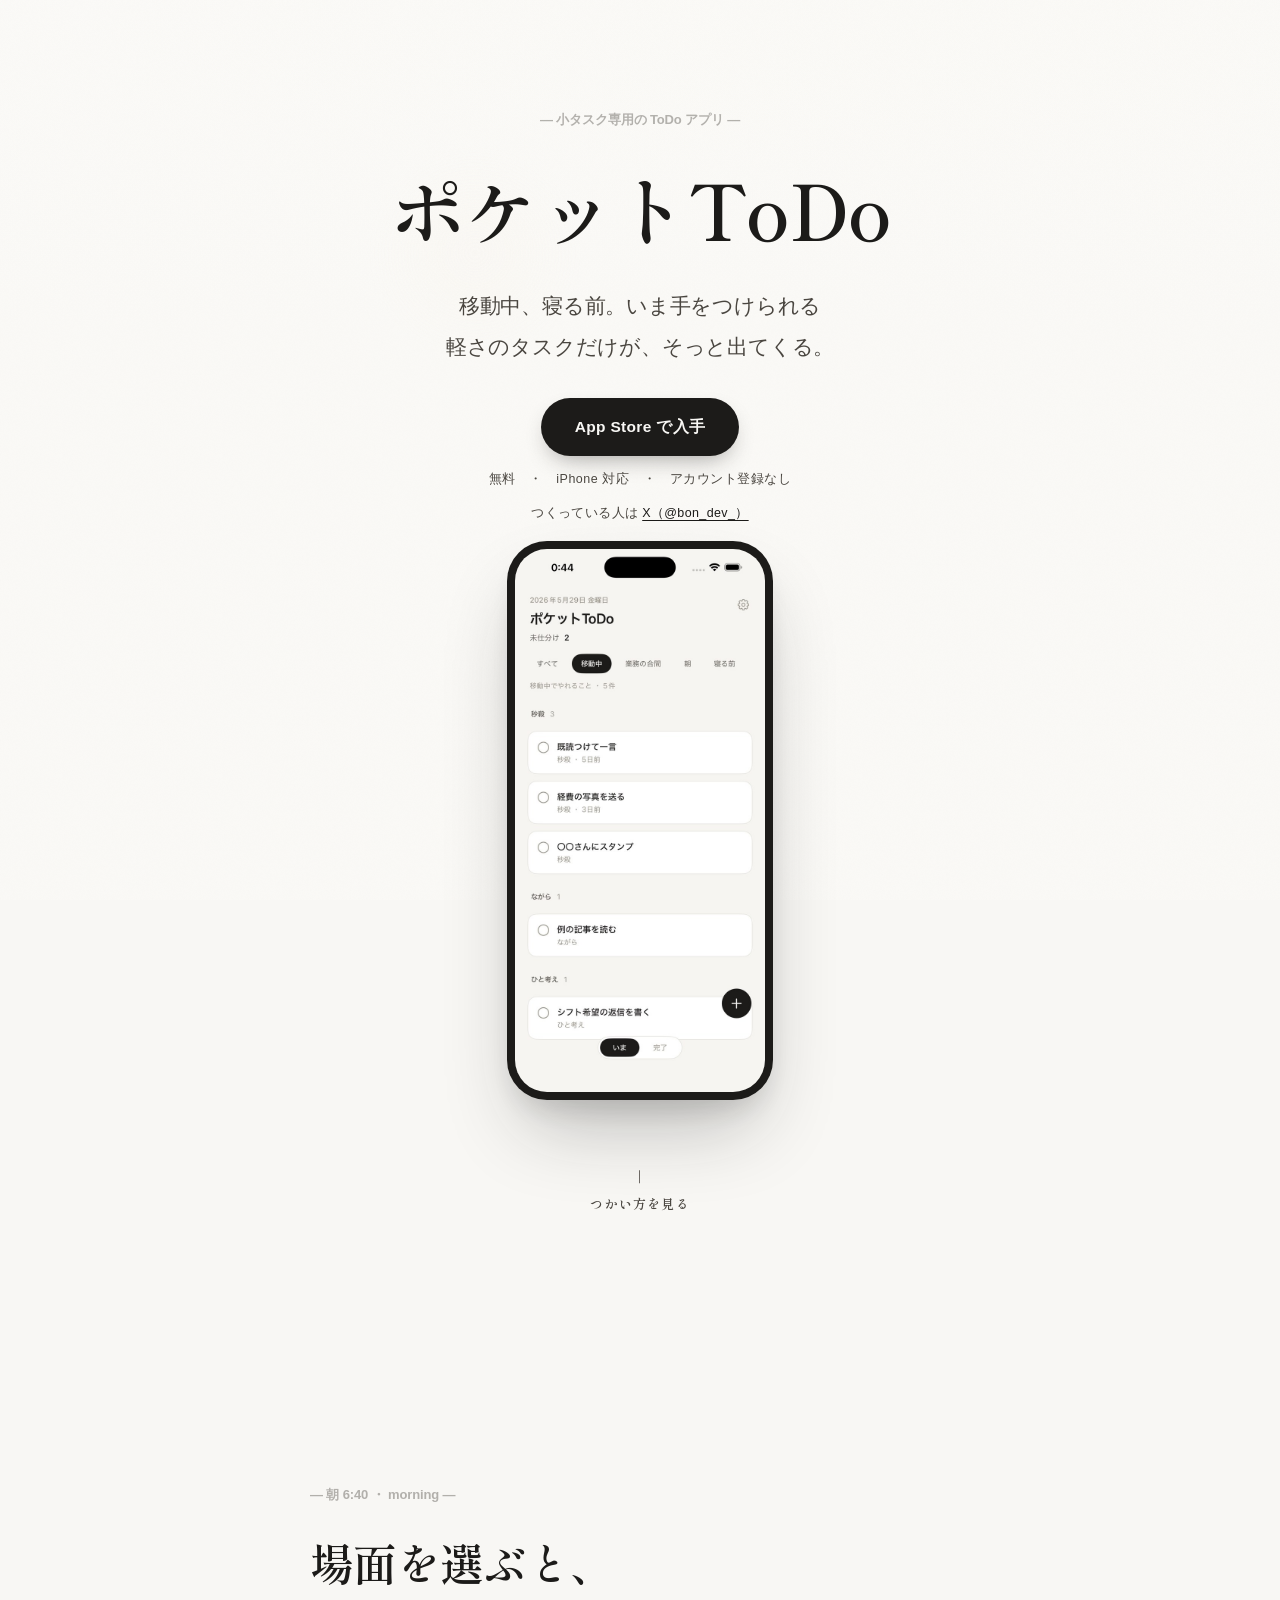
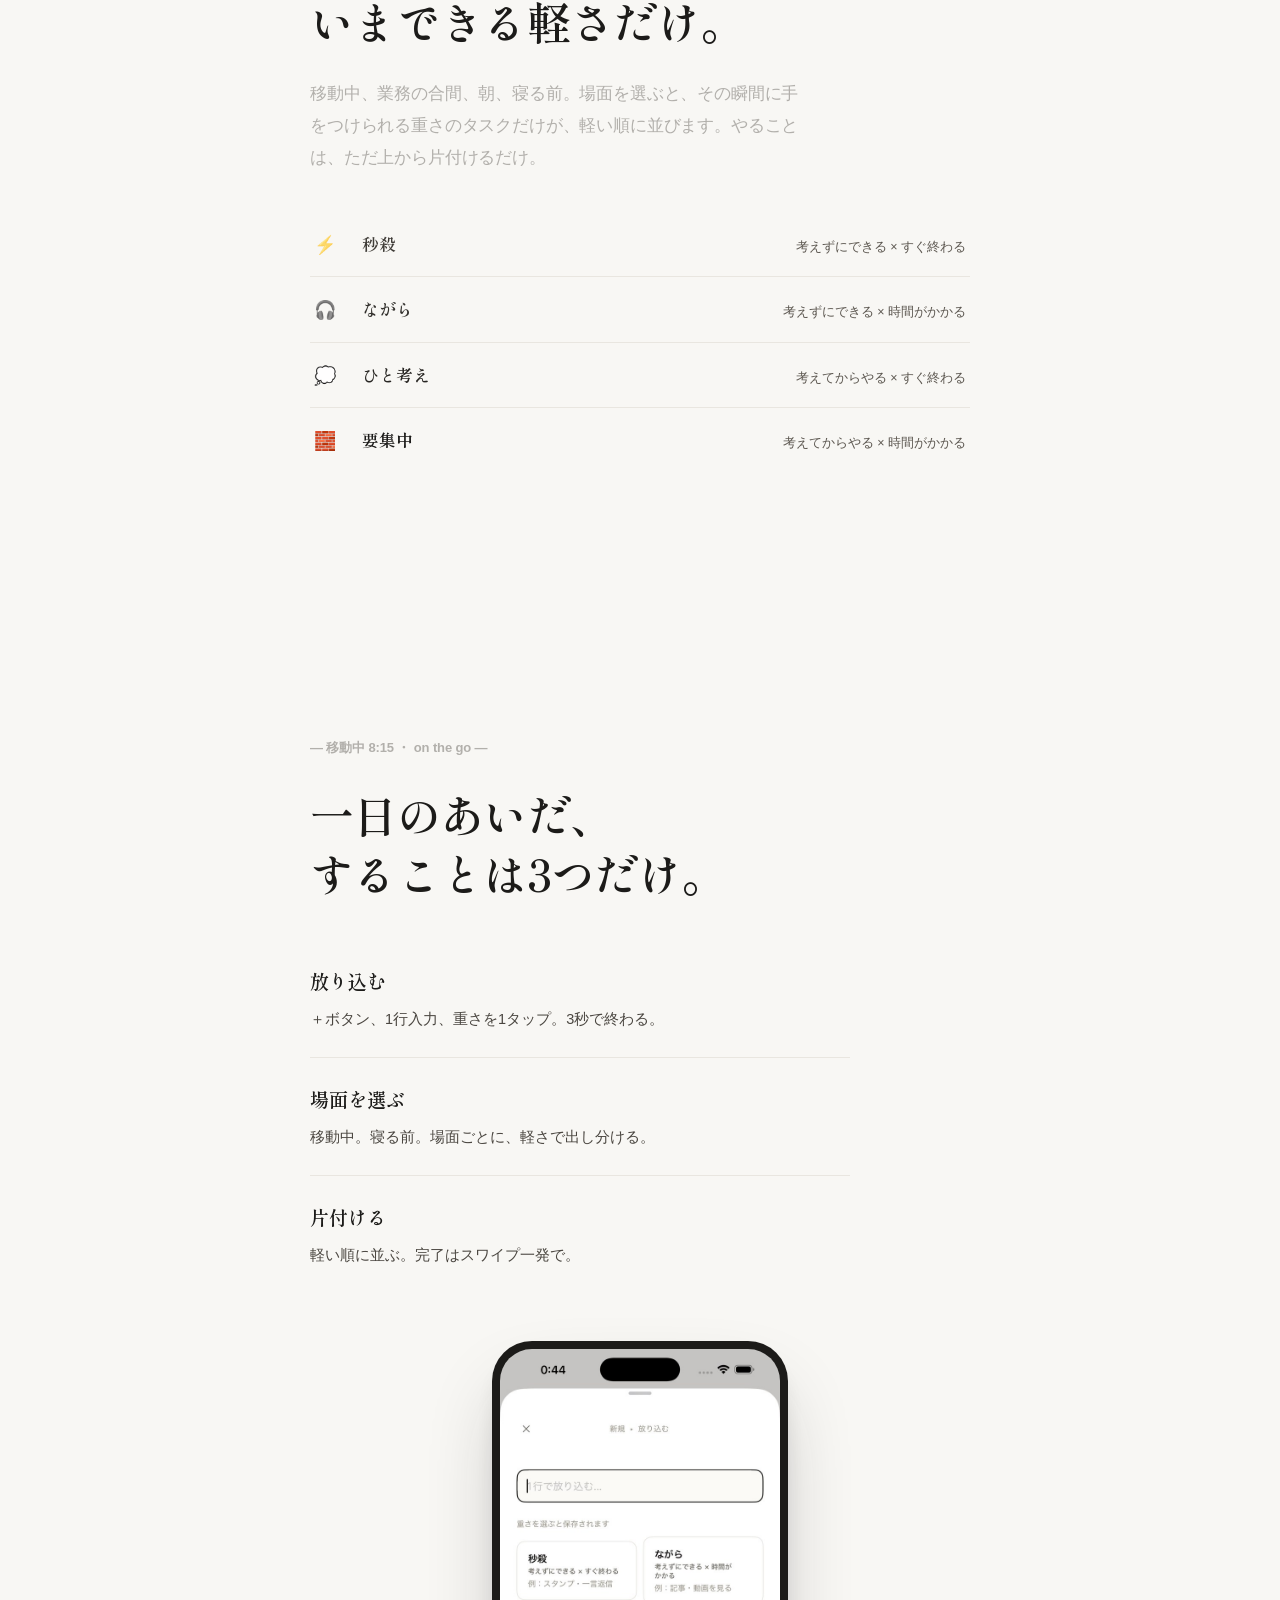
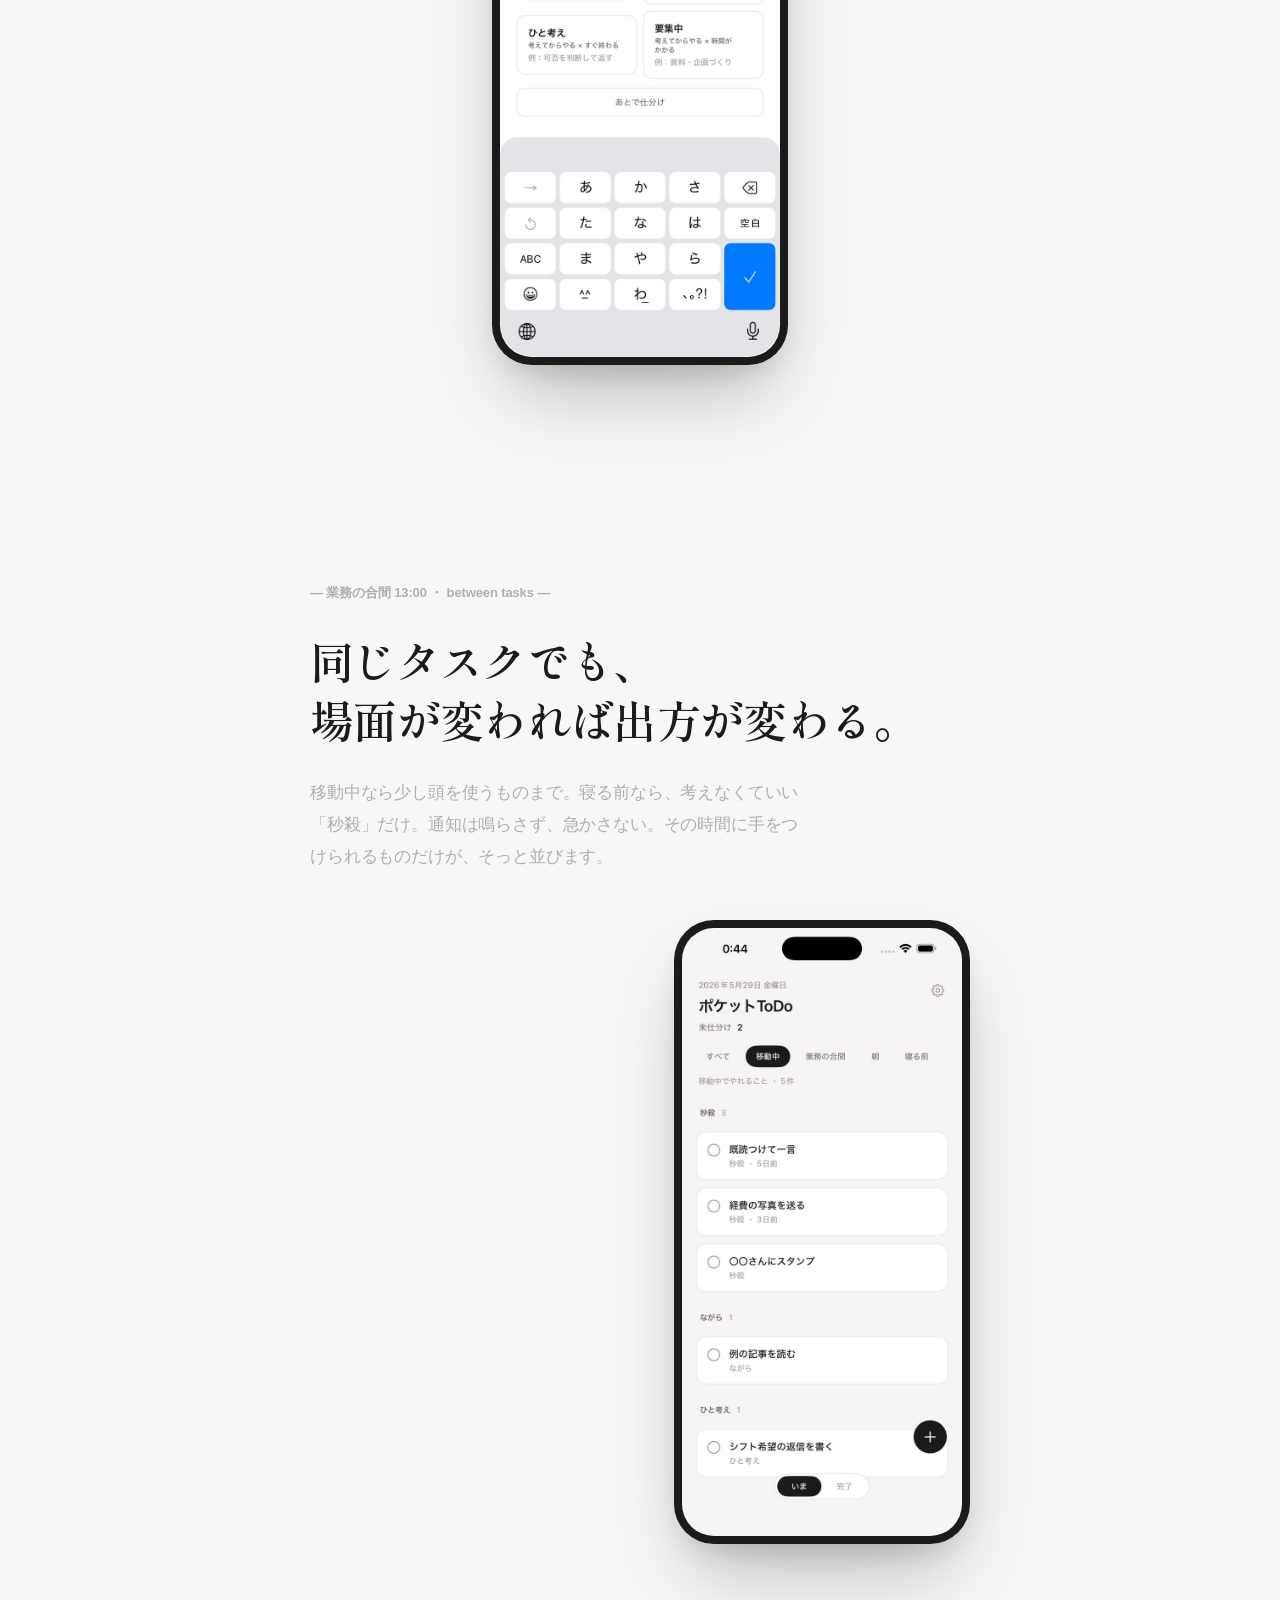
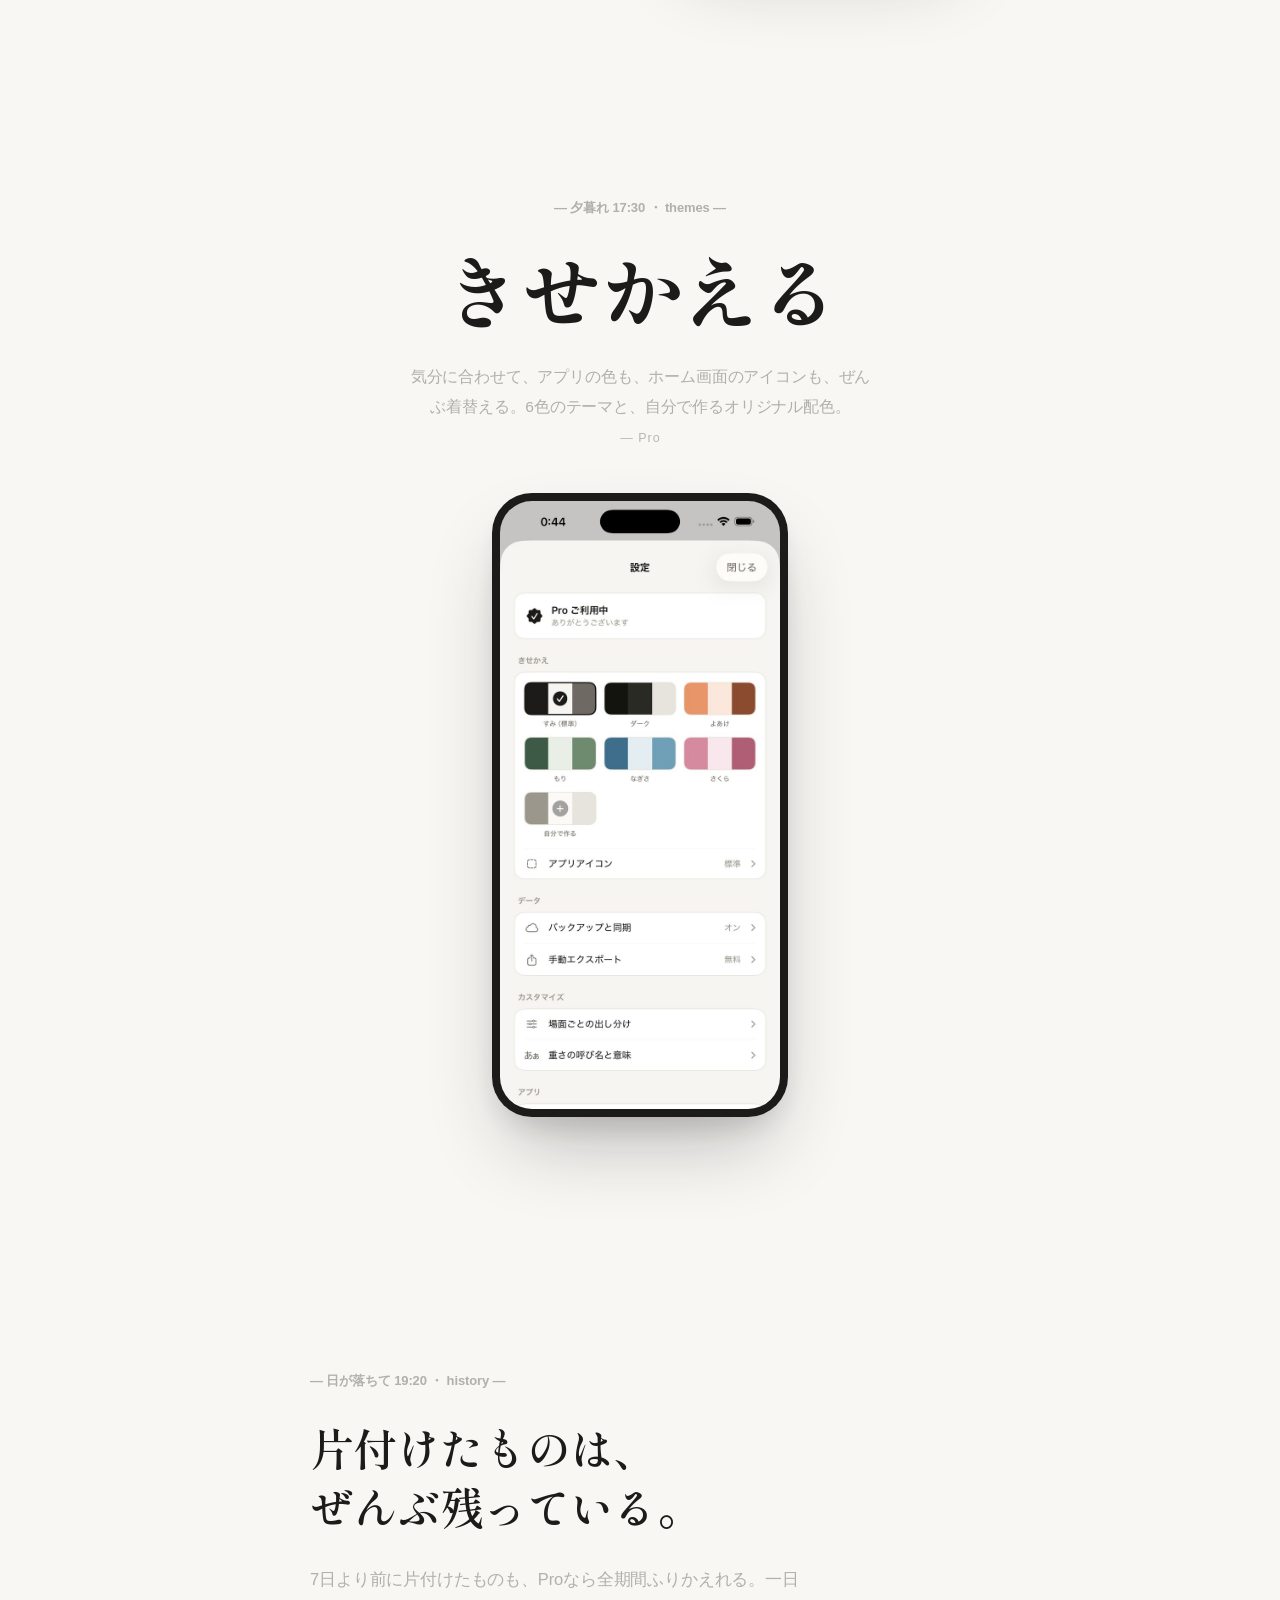
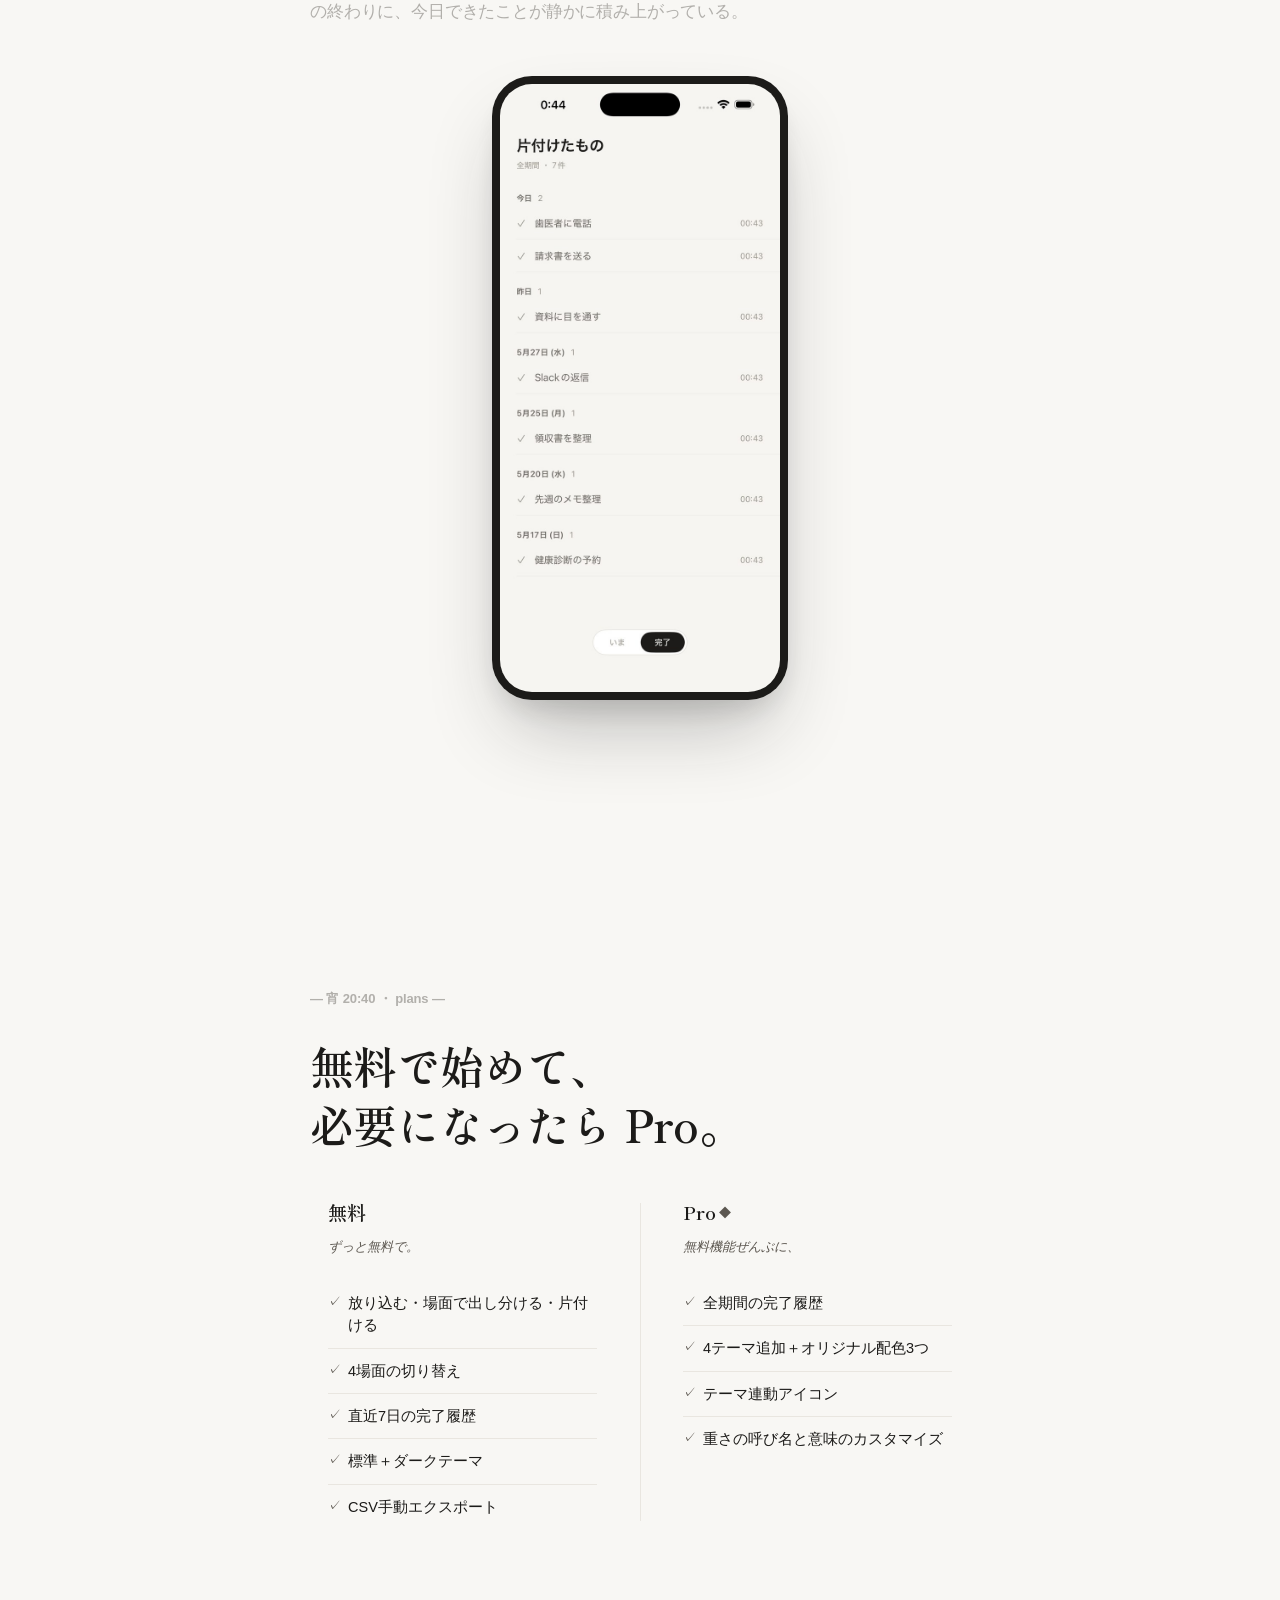
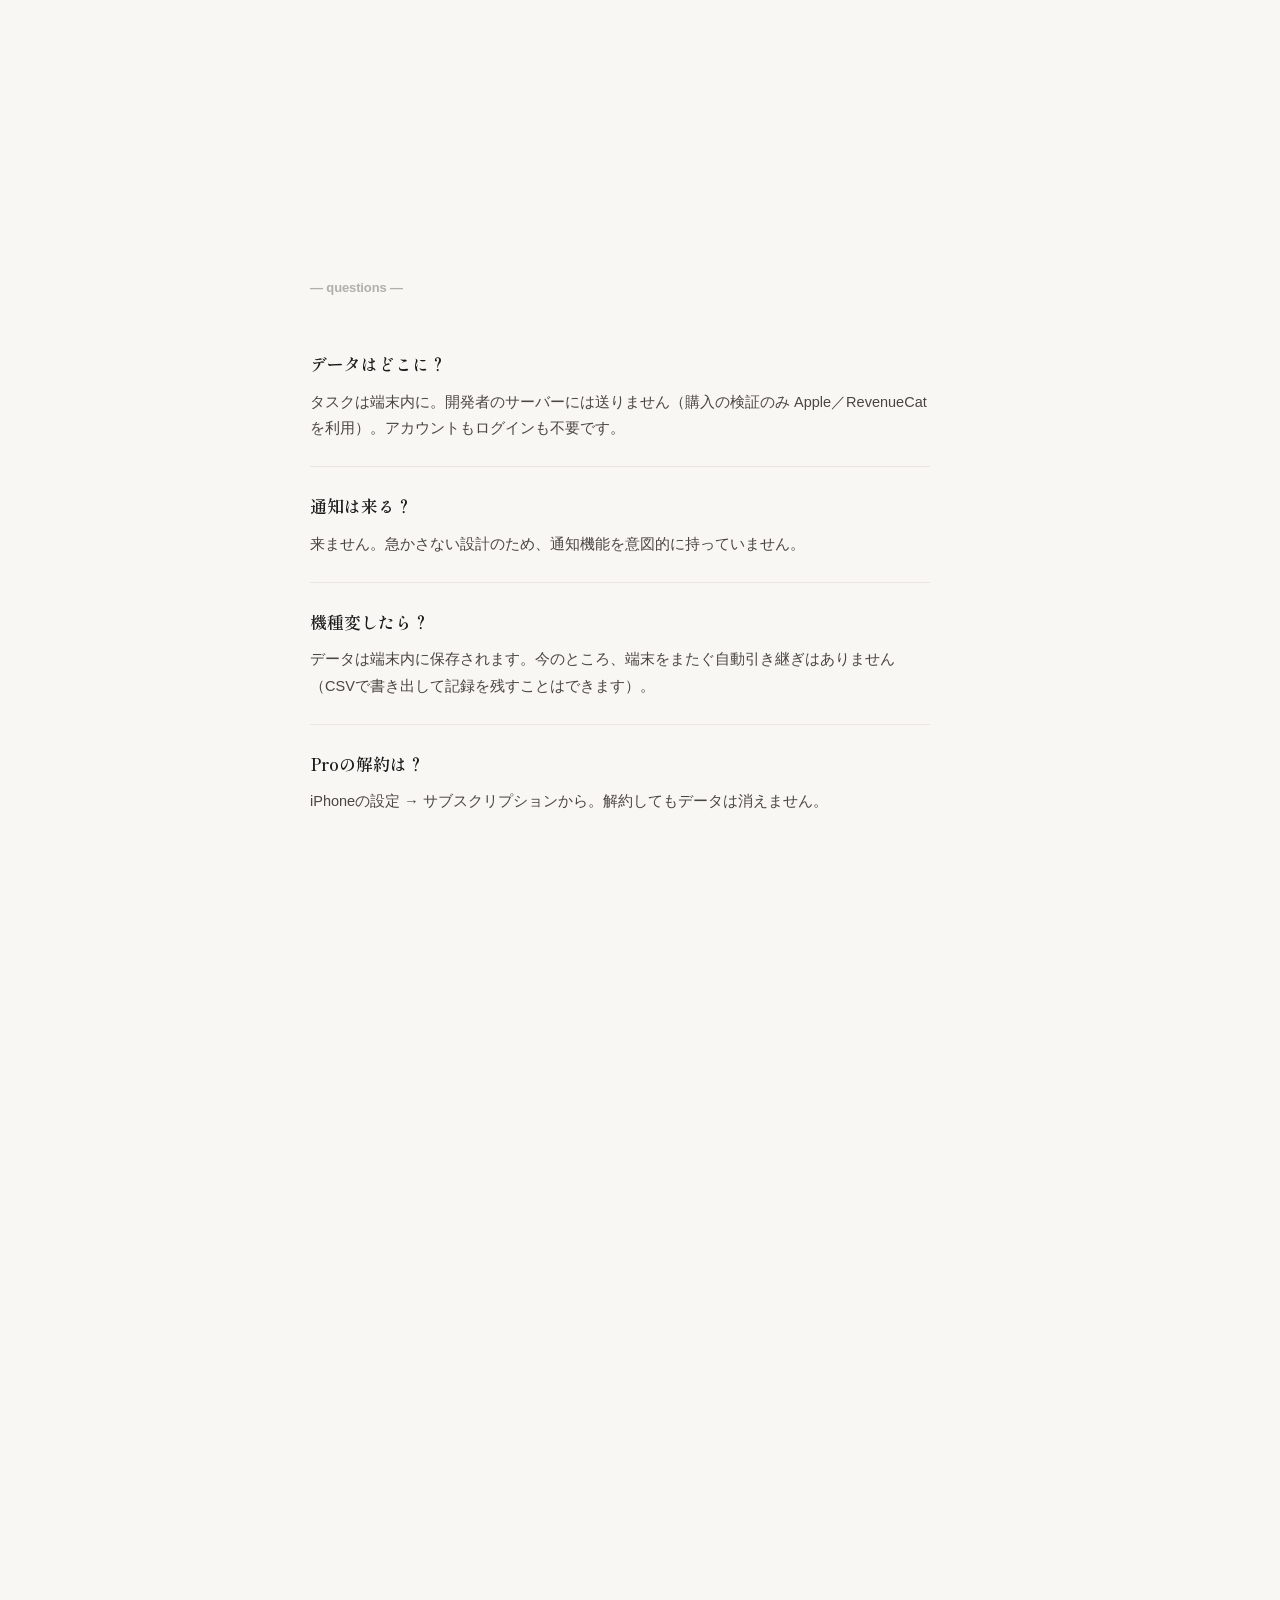
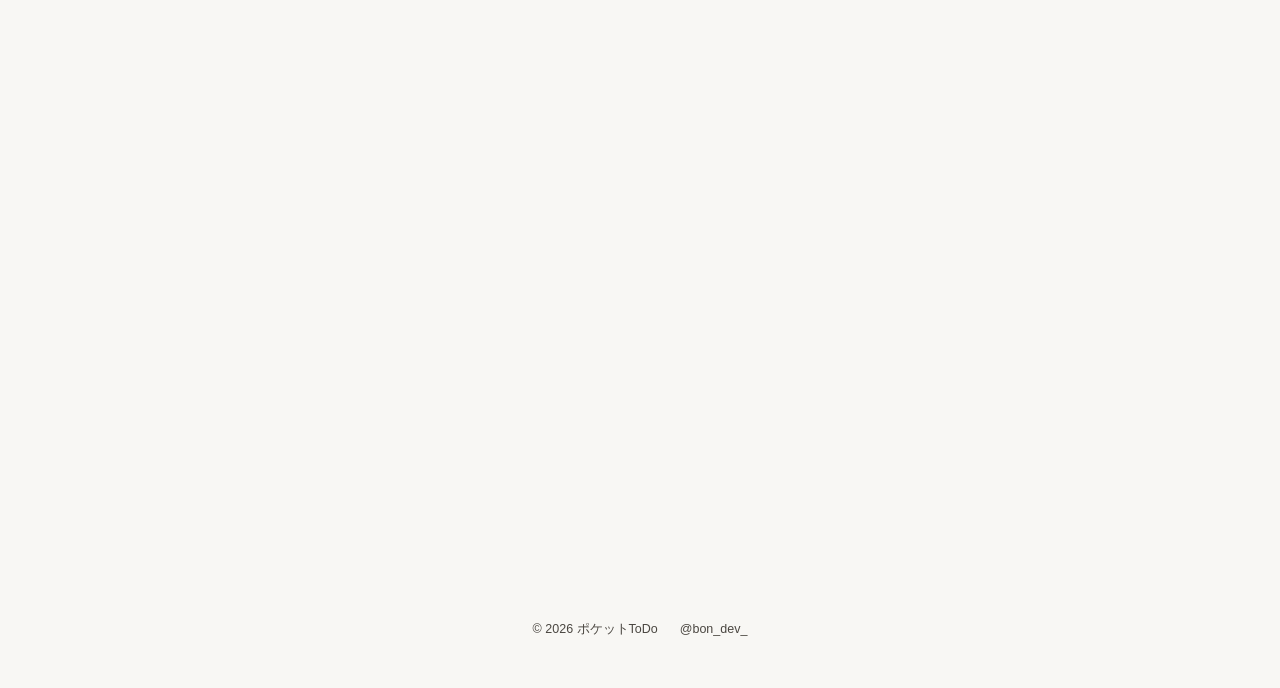
<file: v2/index.html>
<!doctype html>
<html lang="ja">
<head>
<meta charset="utf-8">
<title>ポケットToDo — 差し込む光のなかで、小さな用を片付ける</title>
<meta name="viewport" content="width=device-width,initial-scale=1,viewport-fit=cover">
<meta name="description" content="スクロールすると、一日が過ぎていく。手元に差す光が朝から夜へ移ろい、そのたびに「いまできる軽さ」だけがそっと差し出される。小タスク専用ToDo、ポケットToDo。">
<link rel="icon" type="image/png" href="assets/icon.png">
<link rel="apple-touch-icon" href="assets/icon.png">
<link rel="preconnect" href="https://fonts.googleapis.com">
<link rel="preconnect" href="https://fonts.gstatic.com" crossorigin>
<link href="https://fonts.googleapis.com/css2?family=Shippori+Mincho:wght@500;600;700&display=swap" rel="stylesheet">
<link rel="preload" as="image" href="assets/scene-ido.jpg" fetchpriority="high">
<link rel="stylesheet" href="css/style.css">
<meta name="theme-color" content="#F6F5F2">
<meta property="og:type" content="website">
<meta property="og:url" content="https://pocket-todo.netlify.app/">
<meta property="og:site_name" content="ポケットToDo">
<meta property="og:locale" content="ja_JP">
<meta property="og:title" content="ポケットToDo — 小タスク専用のToDoアプリ">
<meta property="og:description" content="移動中、寝る前。いま手をつけられる軽さのタスクだけが、そっと出てくる。通知で急かさない、静かなiOSのToDo。App Store で公開中・無料。">
<meta property="og:image" content="https://pocket-todo.netlify.app/og.png">
<meta property="og:image:width" content="1200">
<meta property="og:image:height" content="630">
<meta property="og:image:alt" content="ポケットToDo — 小タスク専用のToDoアプリ">
<meta name="twitter:card" content="summary_large_image">
<meta name="twitter:site" content="@bon_dev_">
<meta name="twitter:title" content="ポケットToDo — 小タスク専用のToDoアプリ">
<meta name="twitter:description" content="移動中、寝る前。いま手をつけられる軽さのタスクだけが、そっと出てくる。App Store で公開中・無料。">
<meta name="twitter:image" content="https://pocket-todo.netlify.app/og.png">
</head>
<body>

<!-- 一日の光：空・太陽/月・呼吸する背景・紙に差す光と影 -->
<div id="sky" aria-hidden="true"></div>
<canvas id="breathe" aria-hidden="true"></canvas>
<div id="sun" aria-hidden="true"></div>
<div id="grain" aria-hidden="true"></div>

<main>

  <!-- ============ 00 HERO ============ -->
  <section class="scene hero" data-scene="dawn" id="hero">
    <div class="wrap hero-inner">
      <p class="mark settle" data-settle>—  小タスク専用の ToDo アプリ  —</p>
      <h1 class="mincho settle" data-settle data-settle-strong>ポケットToDo</h1>
      <p class="lead settle" data-settle>
        移動中、寝る前。いま手をつけられる<br>軽さのタスクだけが、そっと出てくる。
      </p>
      <div class="hero-cta" data-rise>
        <a class="cta-btn" href="https://apps.apple.com/jp/app/id6776480131" target="_blank" rel="noopener">App Store で入手</a>
        <p class="cta-sub">無料　・　iPhone 対応　・　アカウント登録なし</p>
        <p class="cta-alt">つくっている人は <a href="https://x.com/bon_dev_" target="_blank" rel="noopener">X（@bon_dev_）</a></p>
      </div>
      <div class="hero-phone" data-rise>
        <div class="phone"><img src="assets/scene-ido.jpg" alt="ポケットToDo ホーム画面" loading="eager" fetchpriority="high" width="320" height="693"></div>
      </div>
      <p class="scrollhint">｜<br><span class="mincho">つかい方を見る</span></p>
    </div>
  </section>

  <!-- ============ 01 朝：場面で出し分ける ============ -->
  <section class="scene" data-scene="morning">
    <div class="wrap">
      <p class="mark settle" data-settle>—  朝  6:40  ・  morning  —</p>
      <h2 class="mincho settle" data-settle data-settle-strong>場面を選ぶと、<br>いまできる軽さだけ。</h2>
      <p class="body settle" data-settle>移動中、業務の合間、朝、寝る前。場面を選ぶと、その瞬間に手をつけられる重さのタスクだけが、軽い順に並びます。やることは、ただ上から片付けるだけ。</p>
      <ul class="weights" data-rise>
        <li class="w" style="--ink-grade:.42"><span class="wi" aria-hidden="true">⚡</span><span class="wn mincho">秒殺</span><span class="wd">考えずにできる × すぐ終わる</span></li>
        <li class="w" style="--ink-grade:.60"><span class="wi" aria-hidden="true">🎧</span><span class="wn mincho">ながら</span><span class="wd">考えずにできる × 時間がかかる</span></li>
        <li class="w" style="--ink-grade:.80"><span class="wi" aria-hidden="true">💭</span><span class="wn mincho">ひと考え</span><span class="wd">考えてからやる × すぐ終わる</span></li>
        <li class="w" style="--ink-grade:1"><span class="wi" aria-hidden="true">🧱</span><span class="wn mincho">要集中</span><span class="wd">考えてからやる × 時間がかかる</span></li>
      </ul>
    </div>
  </section>

  <!-- ============ 02 3つの所作 ============ -->
  <section class="scene" data-scene="commute">
    <div class="wrap">
      <p class="mark settle" data-settle>—  移動中  8:15  ・  on the go  —</p>
      <h2 class="mincho settle" data-settle data-settle-strong>一日のあいだ、<br>することは3つだけ。</h2>
      <ol class="steps" data-rise>
        <li><span class="sn mincho">放り込む</span><span class="sb">＋ボタン、1行入力、重さを1タップ。3秒で終わる。</span></li>
        <li><span class="sn mincho">場面を選ぶ</span><span class="sb">移動中。寝る前。場面ごとに、軽さで出し分ける。</span></li>
        <li><span class="sn mincho">片付ける</span><span class="sb">軽い順に並ぶ。完了はスワイプ一発で。</span></li>
      </ol>
      <div class="float-phone" data-rise>
        <div class="phone"><img src="assets/add.jpg" alt="2タップで放り込む" loading="lazy" width="320" height="693"></div>
      </div>
    </div>
  </section>

  <!-- ============ 03 業務の合間：出し分けの実演 ============ -->
  <section class="scene" data-scene="midday">
    <div class="wrap">
      <p class="mark settle" data-settle>—  業務の合間  13:00  ・  between tasks  —</p>
      <h2 class="mincho settle" data-settle data-settle-strong>同じタスクでも、<br>場面が変われば出方が変わる。</h2>
      <p class="body settle" data-settle>移動中なら少し頭を使うものまで。寝る前なら、考えなくていい「秒殺」だけ。通知は鳴らさず、急かさない。その時間に手をつけられるものだけが、そっと並びます。</p>
      <div class="float-phone right" data-rise>
        <div class="phone"><img src="assets/scene-ido.jpg" alt="場面で出し分ける" loading="lazy" width="320" height="693"></div>
      </div>
    </div>
  </section>

  <!-- ============ 04 夕：きせかえ（シグネチャー1） ============ -->
  <section class="scene kisekae" data-scene="evening">
    <div class="wrap center">
      <p class="mark settle" data-settle>—  夕暮れ  17:30  ・  themes  —</p>
      <h2 class="mincho big-cycle" id="kisekae" aria-label="きせかえる">きせかえる</h2>
      <p class="body settle center-body" data-settle>気分に合わせて、アプリの色も、ホーム画面のアイコンも、ぜんぶ着替える。6色のテーマと、自分で作るオリジナル配色。<br><span class="fine">— Pro</span></p>
      <div class="float-phone center-phone" data-rise>
        <div class="phone"><img src="assets/themes.jpg" alt="6色のきせかえ" loading="lazy" width="320" height="693"></div>
      </div>
    </div>
  </section>

  <!-- ============ 05 夕闇：全部残る ============ -->
  <section class="scene" data-scene="dusk">
    <div class="wrap">
      <p class="mark settle" data-settle>—  日が落ちて  19:20  ・  history  —</p>
      <h2 class="mincho settle" data-settle data-settle-strong>片付けたものは、<br>ぜんぶ残っている。</h2>
      <p class="body settle" data-settle>7日より前に片付けたものも、Proなら全期間ふりかえれる。一日の終わりに、今日できたことが静かに積み上がっている。</p>
      <div class="float-phone" data-rise>
        <div class="phone"><img src="assets/history.jpg" alt="全部、ちゃんと残る" loading="lazy" width="320" height="693"></div>
      </div>
    </div>
  </section>

  <!-- ============ 06 宵：プラン ============ -->
  <section class="scene" data-scene="twilight">
    <div class="wrap">
      <p class="mark settle" data-settle>—  宵  20:40  ・  plans  —</p>
      <h2 class="mincho settle" data-settle data-settle-strong>無料で始めて、<br>必要になったら Pro。</h2>
      <div class="plans" data-rise>
        <div class="plan">
          <p class="pn mincho">無料</p><p class="pl">ずっと無料で。</p>
          <ul>
            <li>放り込む・場面で出し分ける・片付ける</li>
            <li>4場面の切り替え</li>
            <li>直近7日の完了履歴</li>
            <li>標準＋ダークテーマ</li>
            <li>CSV手動エクスポート</li>
          </ul>
        </div>
        <div class="plan pro">
          <p class="pn mincho">Pro</p><p class="pl">無料機能ぜんぶに、</p>
          <ul>
            <li>全期間の完了履歴</li>
            <li>4テーマ追加＋オリジナル配色3つ</li>
            <li>テーマ連動アイコン</li>
            <li>重さの呼び名と意味のカスタマイズ</li>
          </ul>
        </div>
      </div>
    </div>
  </section>

  <!-- ============ 07 宵：FAQ ============ -->
  <section class="scene" data-scene="twilight2">
    <div class="wrap">
      <h2 class="sr-only">よくある質問</h2>
      <p class="mark settle" data-settle>—  questions  —</p>
      <div class="qa" data-rise>
        <div class="q"><p class="qq mincho">データはどこに？</p><p class="qa-a">タスクは端末内に。開発者のサーバーには送りません（購入の検証のみ Apple／RevenueCat を利用）。アカウントもログインも不要です。</p></div>
        <div class="q"><p class="qq mincho">通知は来る？</p><p class="qa-a">来ません。急かさない設計のため、通知機能を意図的に持っていません。</p></div>
        <div class="q"><p class="qq mincho">機種変したら？</p><p class="qa-a">データは端末内に保存されます。今のところ、端末をまたぐ自動引き継ぎはありません（CSVで書き出して記録を残すことはできます）。</p></div>
        <div class="q"><p class="qq mincho">Proの解約は？</p><p class="qa-a">iPhoneの設定 → サブスクリプションから。解約してもデータは消えません。</p></div>
      </div>
    </div>
  </section>

  <!-- ============ 08 夜：クライマックス ============ -->
  <section class="scene night" data-scene="night" id="night">
    <div class="wrap center night-inner">
      <h2 class="sr-only">寝る前に</h2>
      <p class="mark night-mark settle" data-settle>—  寝る前  22:50  ・  before bed  —</p>
      <div class="last-task" id="lastTask" data-rise>
        <span class="lt-dot" aria-hidden="true">💭</span>
        <span class="lt-text mincho">明日の光で、続きを。</span>
      </div>
      <p class="goodnight mincho" id="goodnight">今日の光は、ここまで。<br>続きは、また明日のポケットに。</p>

      <div class="night-cta" id="nightCta">
        <p class="cta-lead mincho">App Store で、公開中。</p>
        <a class="cta-btn" href="https://apps.apple.com/jp/app/id6776480131" target="_blank" rel="noopener">App Store で入手</a>
        <p class="cta-sub">無料　・　iPhone 対応　・　アカウント登録なし</p>
        <p class="cta-alt">つくっている人は <a href="https://x.com/bon_dev_" target="_blank" rel="noopener">X（@bon_dev_）</a></p>
        <p class="fine made-by">ひとりで作っています。</p>
      </div>
    </div>
  </section>

</main>

<footer id="foot" aria-hidden="false">
  <span>&copy; 2026 ポケットToDo</span>
  <a href="https://x.com/bon_dev_" target="_blank" rel="noopener">@bon_dev_</a>
</footer>

<script src="js/breathe.js" defer></script>
<script src="js/time.js" defer></script>
<script src="js/reveal.js" defer></script>
<!-- Cloudflare Web Analytics（pocket-todo.netlify.app と同じトークン＝引っ越しても計測継続） -->
<script defer src='https://static.cloudflareinsights.com/beacon.min.js' data-cf-beacon='{"token": "b58835a4bdcc40d989df7d2155df9a05"}'></script>
</body>
</html>
</file>
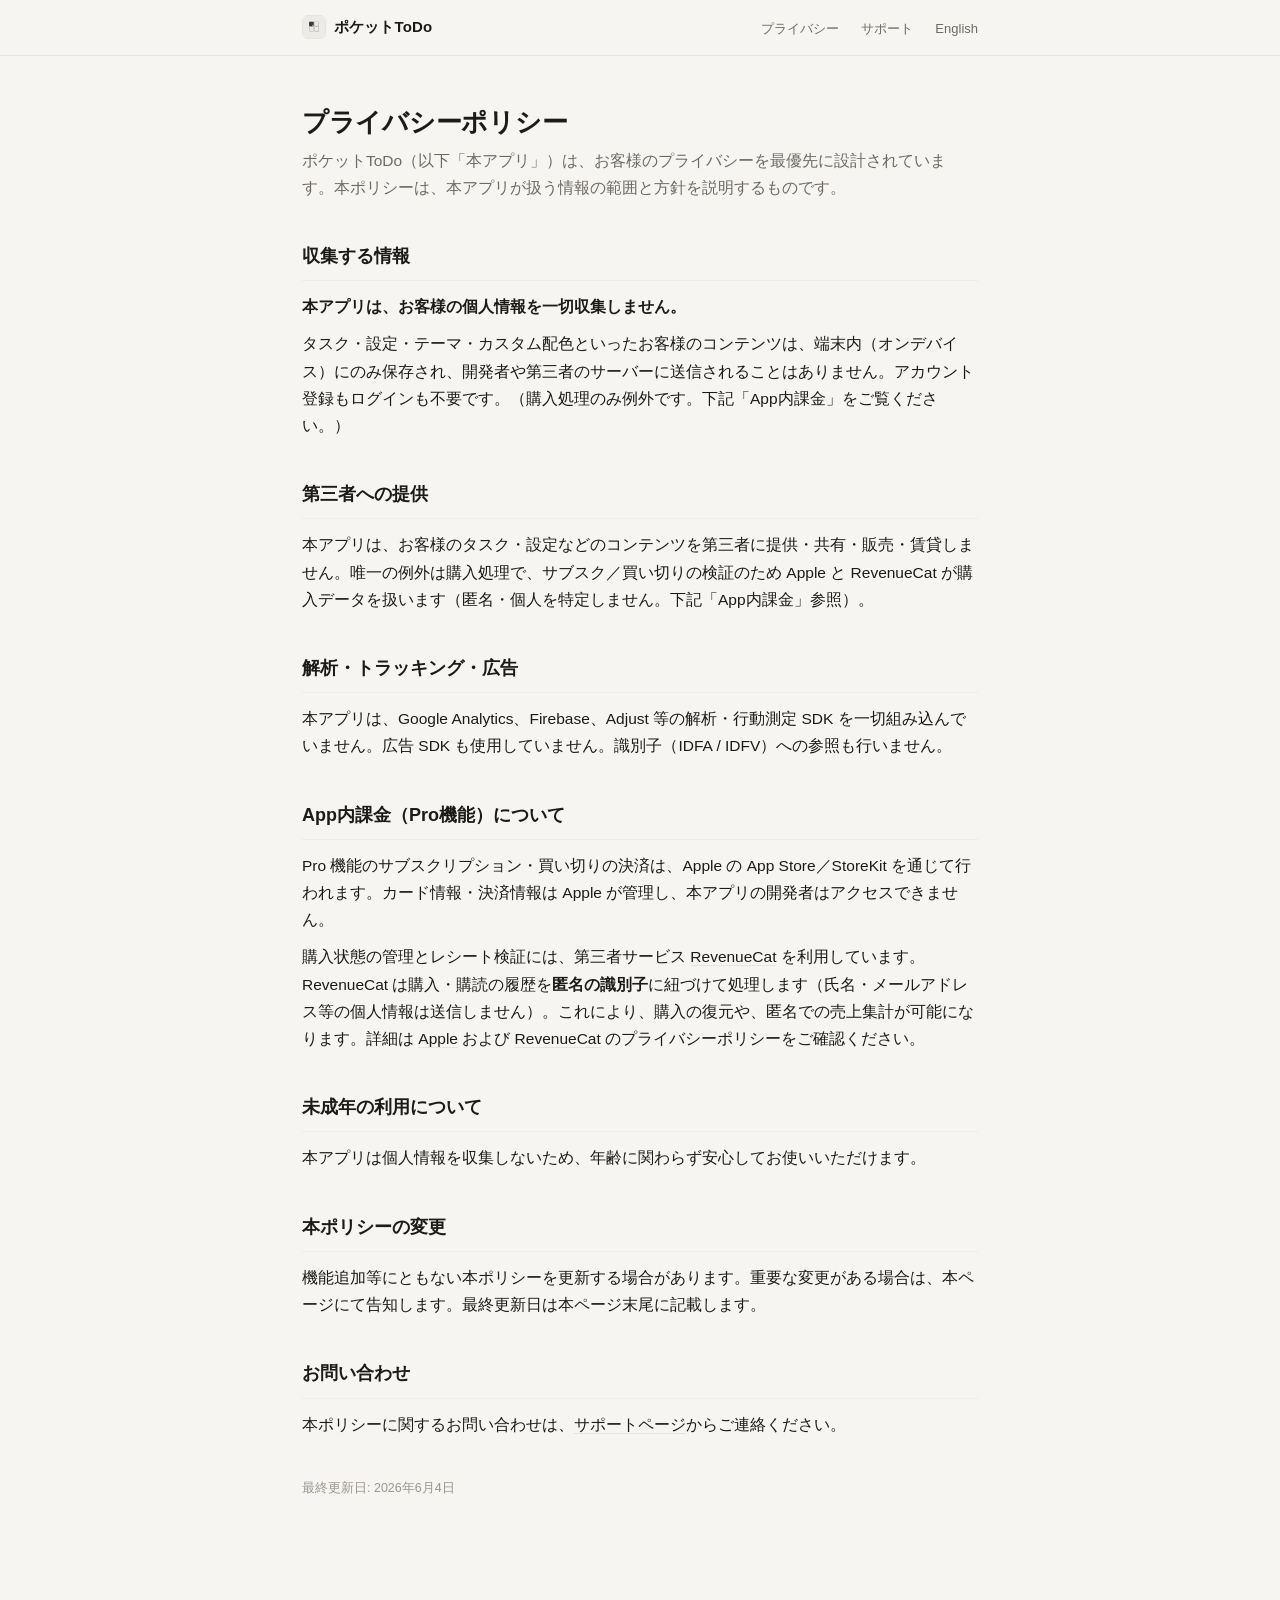
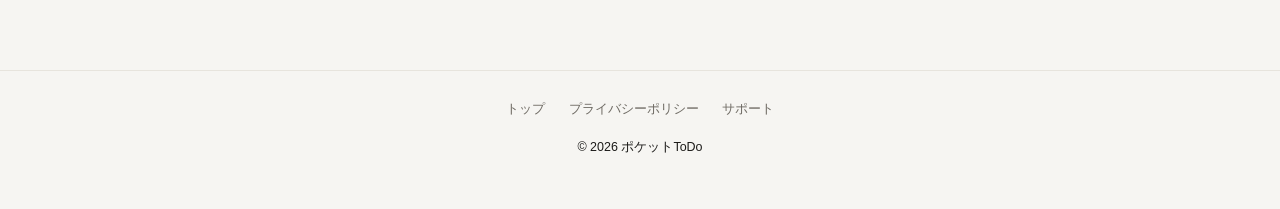
<file: privacy.html>
<!doctype html>
<html lang="ja">
<head>
<meta charset="utf-8">
<title>プライバシーポリシー — ポケットToDo</title>
<meta name="viewport" content="width=device-width,initial-scale=1">
<meta name="description" content="ポケットToDo のプライバシーポリシー。本アプリは個人情報を一切収集しません。">
<link rel="icon" type="image/png" href="icon.png">
<link rel="apple-touch-icon" href="icon.png">
<link rel="stylesheet" href="styles.css">
<meta name="theme-color" content="#F6F5F2">
</head>
<body>
<header class="nav"><div class="inner">
  <a class="brand" href="./"><img src="icon.png" alt="">ポケットToDo</a>
  <nav class="links">
    <a href="privacy.html">プライバシー</a>
    <a href="support.html">サポート</a>
    <a href="en/privacy.html">English</a>
  </nav>
</div></header>

<main class="wrap">
  <h1>プライバシーポリシー</h1>
  <p class="lead">ポケットToDo（以下「本アプリ」）は、お客様のプライバシーを最優先に設計されています。本ポリシーは、本アプリが扱う情報の範囲と方針を説明するものです。</p>

  <h2>収集する情報</h2>
  <p><strong>本アプリは、お客様の個人情報を一切収集しません。</strong></p>
  <p>タスク・設定・テーマ・カスタム配色といったお客様のコンテンツは、端末内（オンデバイス）にのみ保存され、開発者や第三者のサーバーに送信されることはありません。アカウント登録もログインも不要です。（購入処理のみ例外です。下記「App内課金」をご覧ください。）</p>

  <h2>第三者への提供</h2>
  <p>本アプリは、お客様のタスク・設定などのコンテンツを第三者に提供・共有・販売・賃貸しません。唯一の例外は購入処理で、サブスク／買い切りの検証のため Apple と RevenueCat が購入データを扱います（匿名・個人を特定しません。下記「App内課金」参照）。</p>

  <h2>解析・トラッキング・広告</h2>
  <p>本アプリは、Google Analytics、Firebase、Adjust 等の解析・行動測定 SDK を一切組み込んでいません。広告 SDK も使用していません。識別子（IDFA / IDFV）への参照も行いません。</p>

  <h2>App内課金（Pro機能）について</h2>
  <p>Pro 機能のサブスクリプション・買い切りの決済は、Apple の App Store／StoreKit を通じて行われます。カード情報・決済情報は Apple が管理し、本アプリの開発者はアクセスできません。</p>
  <p>購入状態の管理とレシート検証には、第三者サービス <a href="https://www.revenuecat.com/privacy" target="_blank" rel="noopener">RevenueCat</a> を利用しています。RevenueCat は購入・購読の履歴を<strong>匿名の識別子</strong>に紐づけて処理します（氏名・メールアドレス等の個人情報は送信しません）。これにより、購入の復元や、匿名での売上集計が可能になります。詳細は <a href="https://www.apple.com/legal/privacy/" target="_blank" rel="noopener">Apple</a> および <a href="https://www.revenuecat.com/privacy" target="_blank" rel="noopener">RevenueCat</a> のプライバシーポリシーをご確認ください。</p>

  <h2>未成年の利用について</h2>
  <p>本アプリは個人情報を収集しないため、年齢に関わらず安心してお使いいただけます。</p>

  <h2>本ポリシーの変更</h2>
  <p>機能追加等にともない本ポリシーを更新する場合があります。重要な変更がある場合は、本ページにて告知します。最終更新日は本ページ末尾に記載します。</p>

  <h2>お問い合わせ</h2>
  <p>本ポリシーに関するお問い合わせは、<a href="support.html">サポートページ</a>からご連絡ください。</p>

  <p class="fine" style="margin-top:40px">最終更新日: 2026年6月4日</p>
</main>

<footer class="site">
  <a href="./">トップ</a>
  <a href="privacy.html">プライバシーポリシー</a>
  <a href="support.html">サポート</a>
  <p style="margin-top:16px">&copy; 2026 ポケットToDo</p>
</footer>
</body>
</html>
</file>
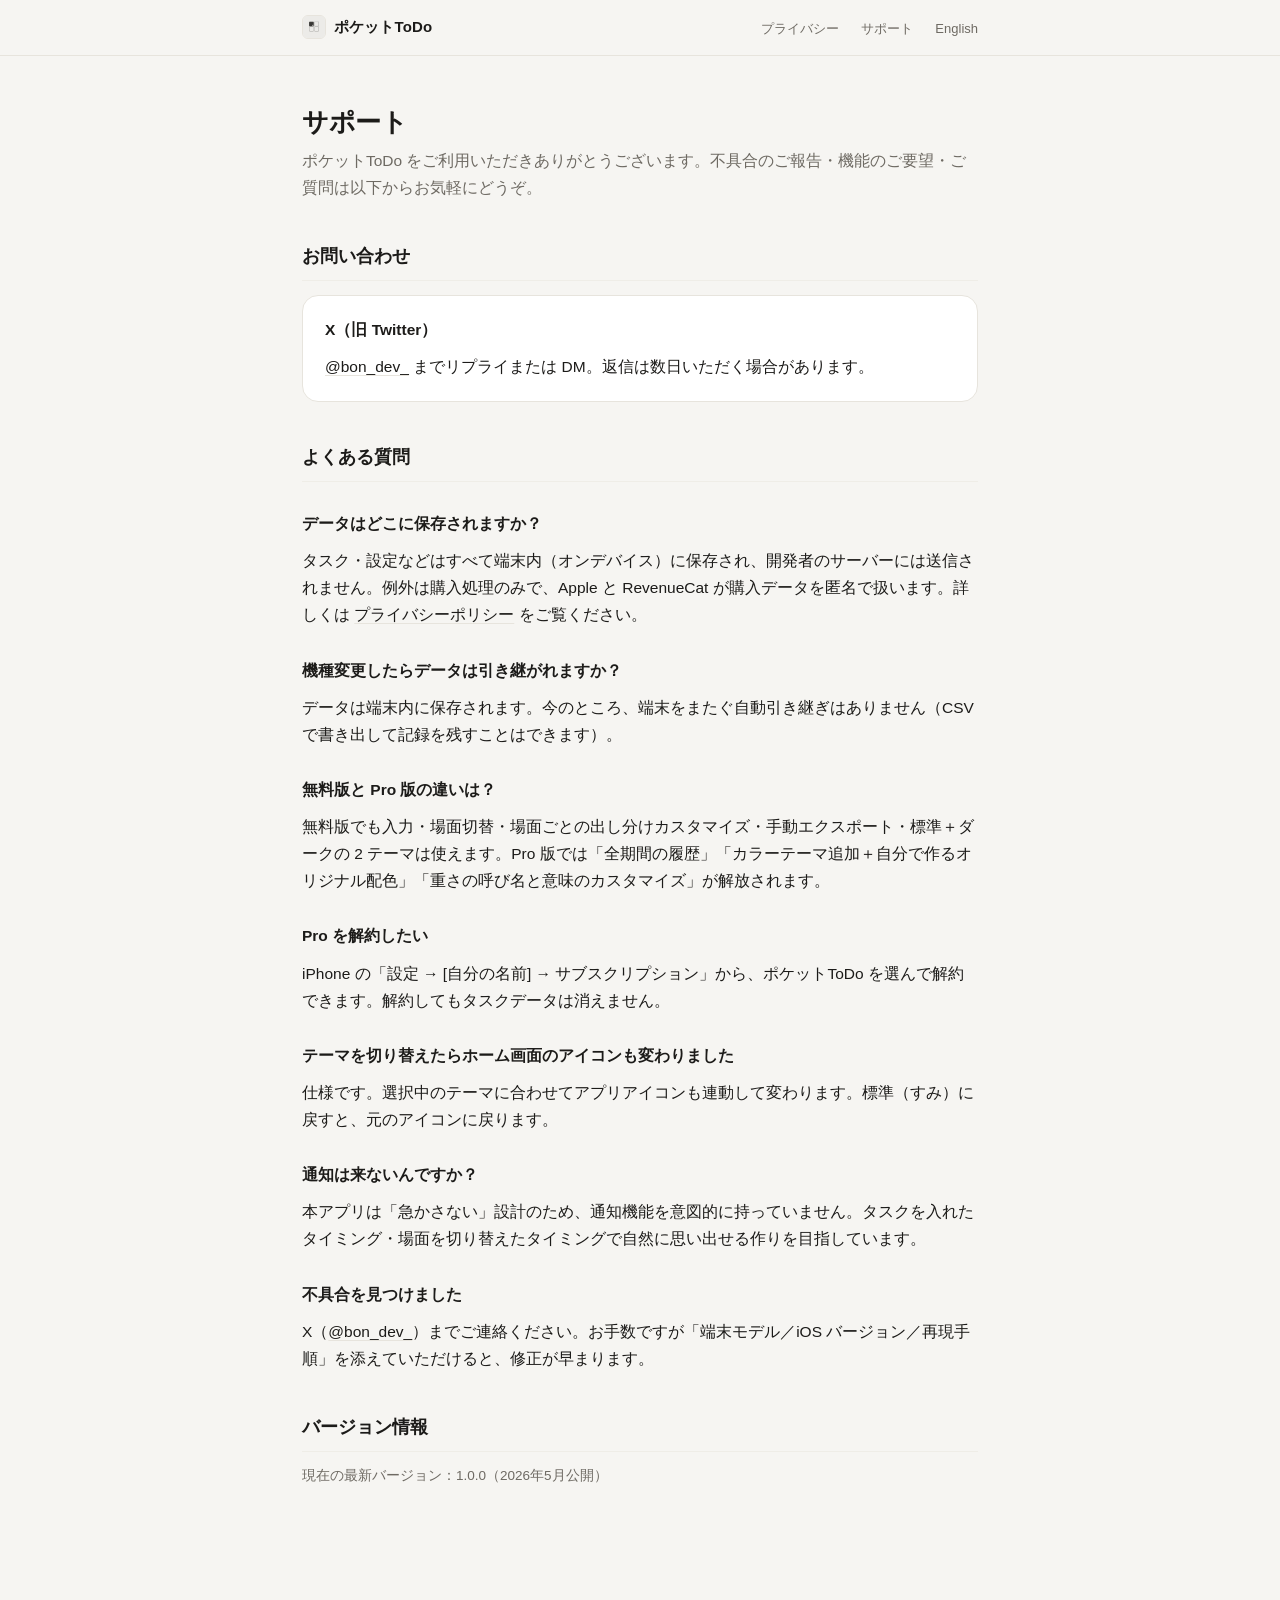
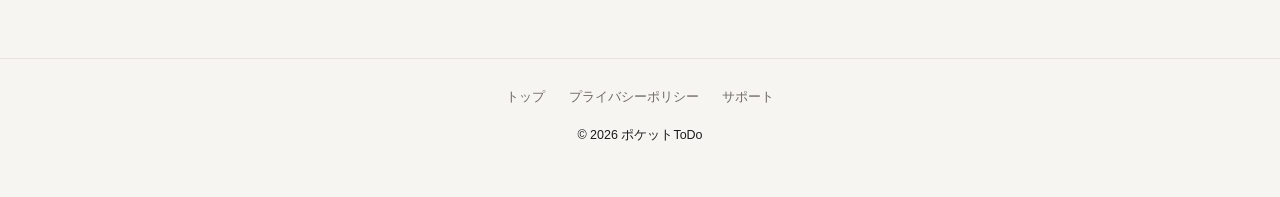
<file: support.html>
<!doctype html>
<html lang="ja">
<head>
<meta charset="utf-8">
<title>サポート — ポケットToDo</title>
<meta name="viewport" content="width=device-width,initial-scale=1">
<meta name="description" content="ポケットToDo のサポート情報、よくある質問、お問い合わせ先。">
<link rel="icon" type="image/png" href="icon.png">
<link rel="apple-touch-icon" href="icon.png">
<link rel="stylesheet" href="styles.css">
<meta name="theme-color" content="#F6F5F2">
</head>
<body>
<header class="nav"><div class="inner">
  <a class="brand" href="./"><img src="icon.png" alt="">ポケットToDo</a>
  <nav class="links">
    <a href="privacy.html">プライバシー</a>
    <a href="support.html">サポート</a>
    <a href="en/support.html">English</a>
  </nav>
</div></header>

<main class="wrap">
  <h1>サポート</h1>
  <p class="lead">ポケットToDo をご利用いただきありがとうございます。不具合のご報告・機能のご要望・ご質問は以下からお気軽にどうぞ。</p>

  <h2>お問い合わせ</h2>
  <div class="card">
    <h3>X（旧 Twitter）</h3>
    <p><a href="https://x.com/bon_dev_" target="_blank" rel="noopener">@bon_dev_</a> までリプライまたは DM。返信は数日いただく場合があります。</p>
  </div>

  <h2>よくある質問</h2>

  <h3>データはどこに保存されますか？</h3>
  <p>タスク・設定などはすべて端末内（オンデバイス）に保存され、開発者のサーバーには送信されません。例外は購入処理のみで、Apple と RevenueCat が購入データを匿名で扱います。詳しくは <a href="privacy.html">プライバシーポリシー</a> をご覧ください。</p>

  <h3>機種変更したらデータは引き継がれますか？</h3>
  <p>データは端末内に保存されます。今のところ、端末をまたぐ自動引き継ぎはありません（CSVで書き出して記録を残すことはできます）。</p>

  <h3>無料版と Pro 版の違いは？</h3>
  <p>無料版でも入力・場面切替・場面ごとの出し分けカスタマイズ・手動エクスポート・標準＋ダークの 2 テーマは使えます。Pro 版では「全期間の履歴」「カラーテーマ追加＋自分で作るオリジナル配色」「重さの呼び名と意味のカスタマイズ」が解放されます。</p>

  <h3>Pro を解約したい</h3>
  <p>iPhone の「設定 → [自分の名前] → サブスクリプション」から、ポケットToDo を選んで解約できます。解約してもタスクデータは消えません。</p>

  <h3>テーマを切り替えたらホーム画面のアイコンも変わりました</h3>
  <p>仕様です。選択中のテーマに合わせてアプリアイコンも連動して変わります。標準（すみ）に戻すと、元のアイコンに戻ります。</p>

  <h3>通知は来ないんですか？</h3>
  <p>本アプリは「急かさない」設計のため、通知機能を意図的に持っていません。タスクを入れたタイミング・場面を切り替えたタイミングで自然に思い出せる作りを目指しています。</p>

  <h3>不具合を見つけました</h3>
  <p>X（<a href="https://x.com/bon_dev_" target="_blank" rel="noopener">@bon_dev_</a>）までご連絡ください。お手数ですが「端末モデル／iOS バージョン／再現手順」を添えていただけると、修正が早まります。</p>

  <h2>バージョン情報</h2>
  <p class="muted">現在の最新バージョン：1.0.0（2026年5月公開）</p>
</main>

<footer class="site">
  <a href="./">トップ</a>
  <a href="privacy.html">プライバシーポリシー</a>
  <a href="support.html">サポート</a>
  <p style="margin-top:16px">&copy; 2026 ポケットToDo</p>
</footer>
</body>
</html>
</file>
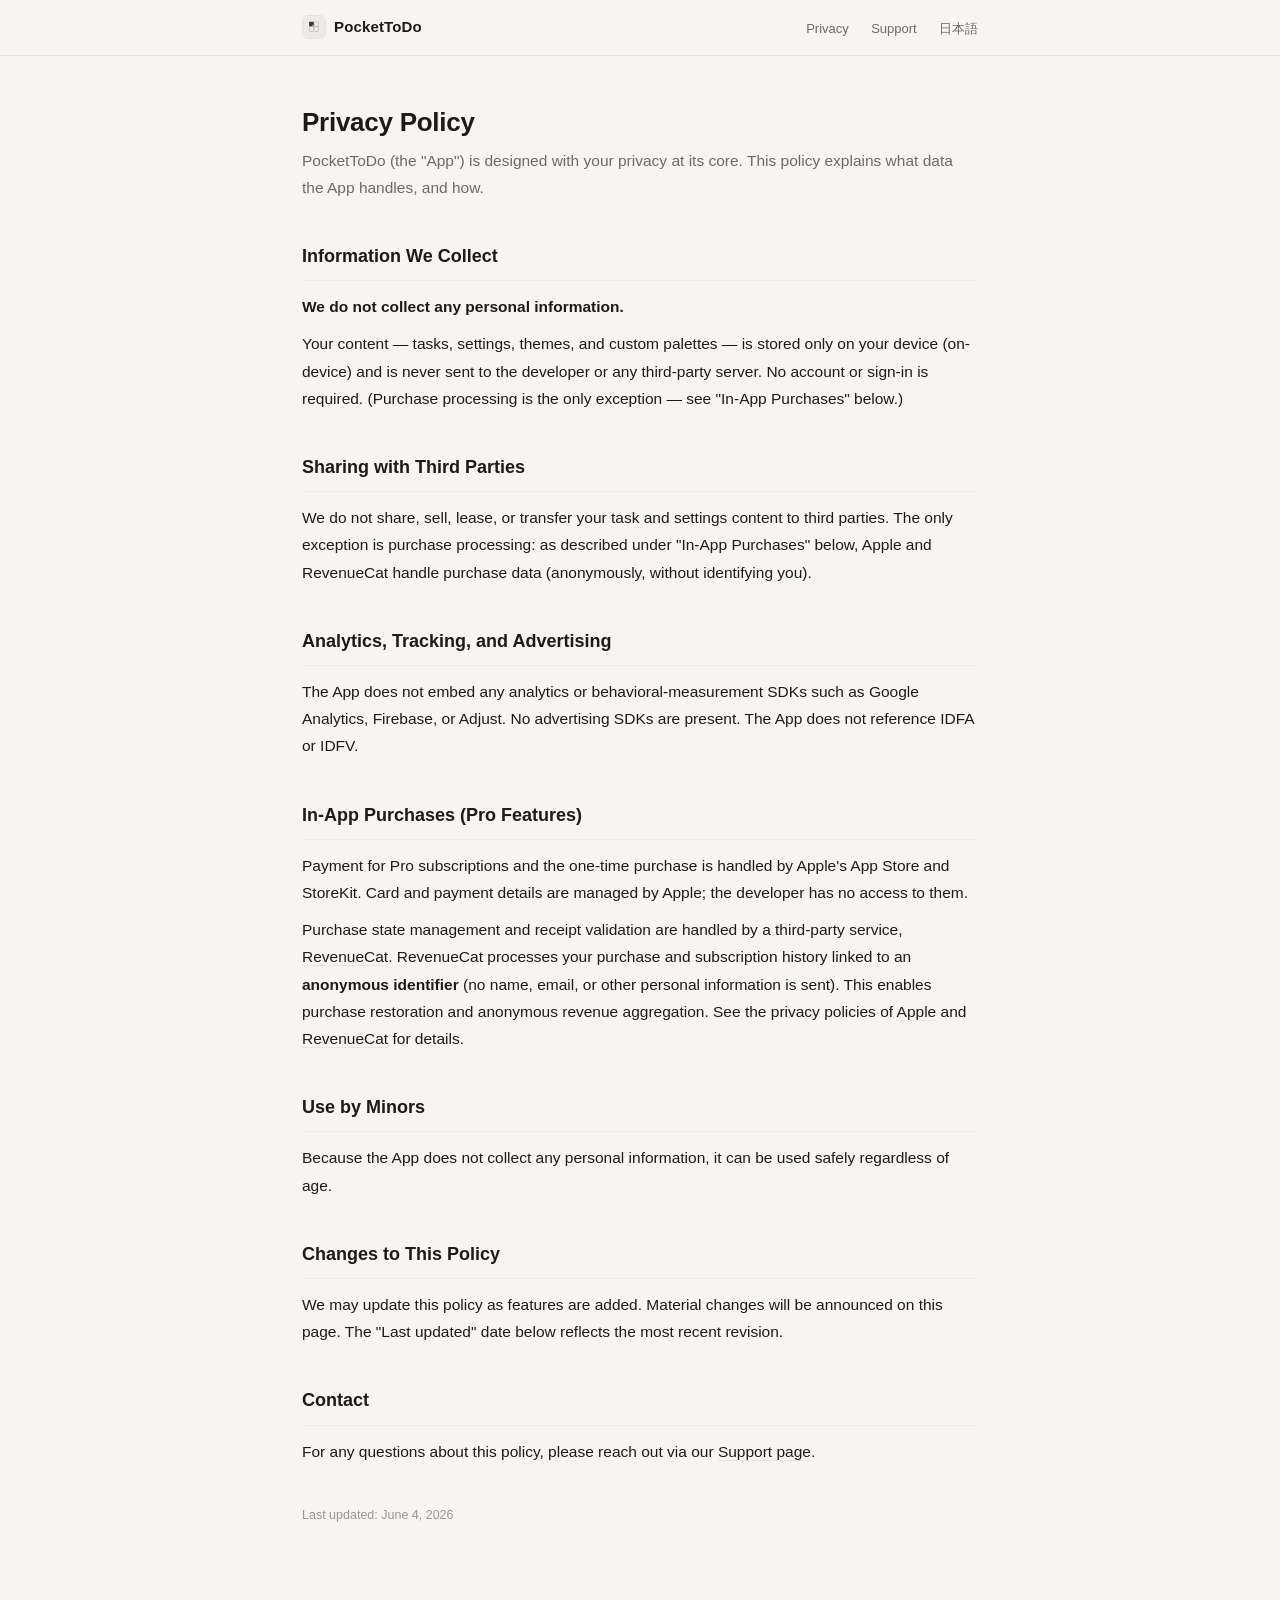
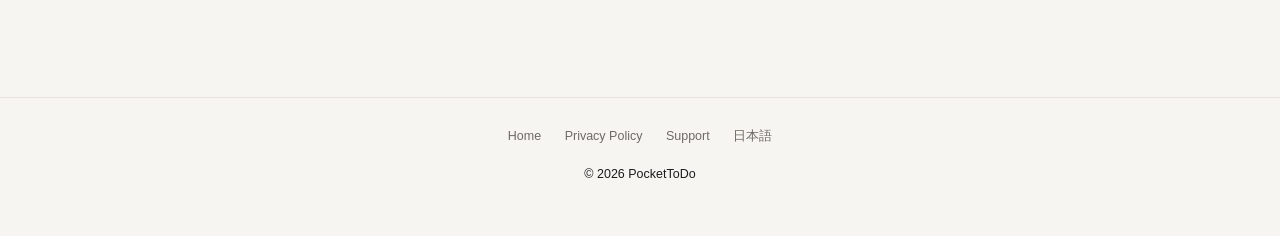
<file: en/privacy.html>
<!doctype html>
<html lang="en">
<head>
<meta charset="utf-8">
<title>Privacy Policy — PocketToDo</title>
<meta name="viewport" content="width=device-width,initial-scale=1">
<meta name="description" content="PocketToDo's privacy policy. We collect no personal information.">
<link rel="icon" type="image/png" href="../icon.png">
<link rel="apple-touch-icon" href="../icon.png">
<link rel="stylesheet" href="../styles.css">
<meta name="theme-color" content="#F6F5F2">
</head>
<body>
<header class="nav"><div class="inner">
  <a class="brand" href="./"><img src="../icon.png" alt="">PocketToDo</a>
  <nav class="links">
    <a href="privacy.html">Privacy</a>
    <a href="support.html">Support</a>
    <a href="../privacy.html">日本語</a>
  </nav>
</div></header>

<main class="wrap">
  <h1>Privacy Policy</h1>
  <p class="lead">PocketToDo (the "App") is designed with your privacy at its core. This policy explains what data the App handles, and how.</p>

  <h2>Information We Collect</h2>
  <p><strong>We do not collect any personal information.</strong></p>
  <p>Your content — tasks, settings, themes, and custom palettes — is stored only on your device (on-device) and is never sent to the developer or any third-party server. No account or sign-in is required. (Purchase processing is the only exception — see "In-App Purchases" below.)</p>

  <h2>Sharing with Third Parties</h2>
  <p>We do not share, sell, lease, or transfer your task and settings content to third parties. The only exception is purchase processing: as described under "In-App Purchases" below, Apple and RevenueCat handle purchase data (anonymously, without identifying you).</p>

  <h2>Analytics, Tracking, and Advertising</h2>
  <p>The App does not embed any analytics or behavioral-measurement SDKs such as Google Analytics, Firebase, or Adjust. No advertising SDKs are present. The App does not reference IDFA or IDFV.</p>

  <h2>In-App Purchases (Pro Features)</h2>
  <p>Payment for Pro subscriptions and the one-time purchase is handled by Apple's App Store and StoreKit. Card and payment details are managed by Apple; the developer has no access to them.</p>
  <p>Purchase state management and receipt validation are handled by a third-party service, <a href="https://www.revenuecat.com/privacy" target="_blank" rel="noopener">RevenueCat</a>. RevenueCat processes your purchase and subscription history linked to an <strong>anonymous identifier</strong> (no name, email, or other personal information is sent). This enables purchase restoration and anonymous revenue aggregation. See the privacy policies of <a href="https://www.apple.com/legal/privacy/" target="_blank" rel="noopener">Apple</a> and <a href="https://www.revenuecat.com/privacy" target="_blank" rel="noopener">RevenueCat</a> for details.</p>

  <h2>Use by Minors</h2>
  <p>Because the App does not collect any personal information, it can be used safely regardless of age.</p>

  <h2>Changes to This Policy</h2>
  <p>We may update this policy as features are added. Material changes will be announced on this page. The "Last updated" date below reflects the most recent revision.</p>

  <h2>Contact</h2>
  <p>For any questions about this policy, please reach out via our <a href="support.html">Support page</a>.</p>

  <p class="fine" style="margin-top:40px">Last updated: June 4, 2026</p>
</main>

<footer class="site">
  <a href="./">Home</a>
  <a href="privacy.html">Privacy Policy</a>
  <a href="support.html">Support</a>
  <a href="../privacy.html">日本語</a>
  <p style="margin-top:16px">&copy; 2026 PocketToDo</p>
</footer>
</body>
</html>
</file>
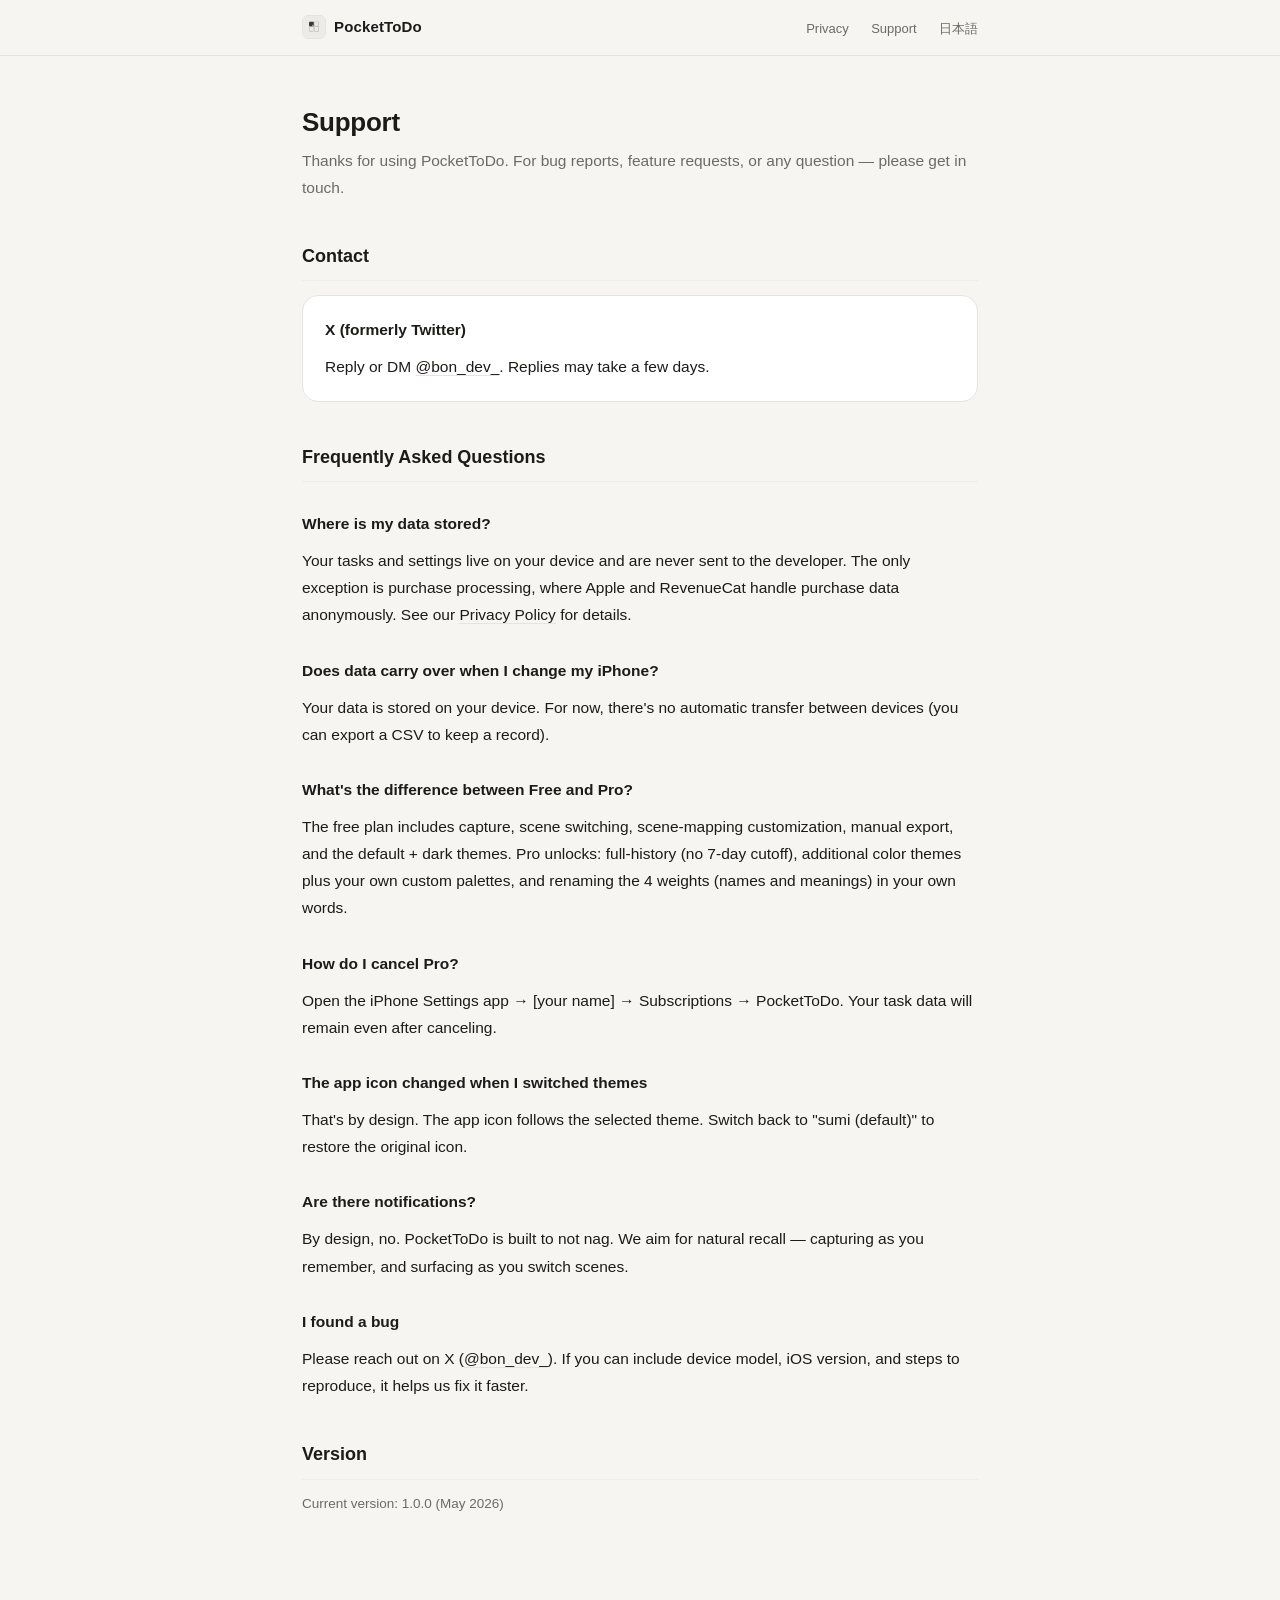
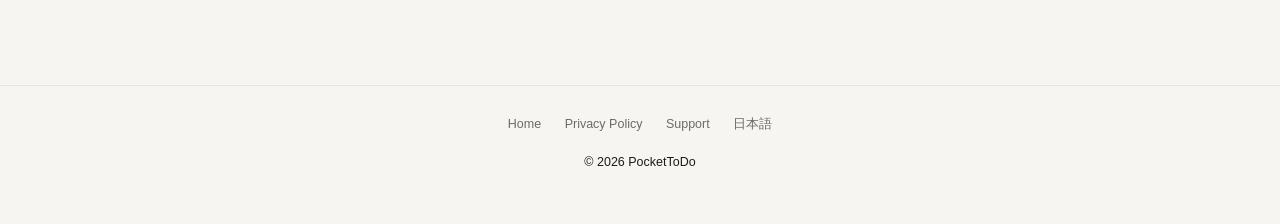
<file: en/support.html>
<!doctype html>
<html lang="en">
<head>
<meta charset="utf-8">
<title>Support — PocketToDo</title>
<meta name="viewport" content="width=device-width,initial-scale=1">
<meta name="description" content="Support for PocketToDo. Contact, FAQs, and version info.">
<link rel="icon" type="image/png" href="../icon.png">
<link rel="apple-touch-icon" href="../icon.png">
<link rel="stylesheet" href="../styles.css">
<meta name="theme-color" content="#F6F5F2">
</head>
<body>
<header class="nav"><div class="inner">
  <a class="brand" href="./"><img src="../icon.png" alt="">PocketToDo</a>
  <nav class="links">
    <a href="privacy.html">Privacy</a>
    <a href="support.html">Support</a>
    <a href="../support.html">日本語</a>
  </nav>
</div></header>

<main class="wrap">
  <h1>Support</h1>
  <p class="lead">Thanks for using PocketToDo. For bug reports, feature requests, or any question — please get in touch.</p>

  <h2>Contact</h2>
  <div class="card">
    <h3>X (formerly Twitter)</h3>
    <p>Reply or DM <a href="https://x.com/bon_dev_" target="_blank" rel="noopener">@bon_dev_</a>. Replies may take a few days.</p>
  </div>

  <h2>Frequently Asked Questions</h2>

  <h3>Where is my data stored?</h3>
  <p>Your tasks and settings live on your device and are never sent to the developer. The only exception is purchase processing, where Apple and RevenueCat handle purchase data anonymously. See our <a href="privacy.html">Privacy Policy</a> for details.</p>

  <h3>Does data carry over when I change my iPhone?</h3>
  <p>Your data is stored on your device. For now, there's no automatic transfer between devices (you can export a CSV to keep a record).</p>

  <h3>What's the difference between Free and Pro?</h3>
  <p>The free plan includes capture, scene switching, scene-mapping customization, manual export, and the default + dark themes. Pro unlocks: full-history (no 7-day cutoff), additional color themes plus your own custom palettes, and renaming the 4 weights (names and meanings) in your own words.</p>

  <h3>How do I cancel Pro?</h3>
  <p>Open the iPhone Settings app → [your name] → Subscriptions → PocketToDo. Your task data will remain even after canceling.</p>

  <h3>The app icon changed when I switched themes</h3>
  <p>That's by design. The app icon follows the selected theme. Switch back to "sumi (default)" to restore the original icon.</p>

  <h3>Are there notifications?</h3>
  <p>By design, no. PocketToDo is built to not nag. We aim for natural recall — capturing as you remember, and surfacing as you switch scenes.</p>

  <h3>I found a bug</h3>
  <p>Please reach out on X (<a href="https://x.com/bon_dev_" target="_blank" rel="noopener">@bon_dev_</a>). If you can include device model, iOS version, and steps to reproduce, it helps us fix it faster.</p>

  <h2>Version</h2>
  <p class="muted">Current version: 1.0.0 (May 2026)</p>
</main>

<footer class="site">
  <a href="./">Home</a>
  <a href="privacy.html">Privacy Policy</a>
  <a href="support.html">Support</a>
  <a href="../support.html">日本語</a>
  <p style="margin-top:16px">&copy; 2026 PocketToDo</p>
</footer>
</body>
</html>
</file>
<file: styles.css>
/* ポケットToDo — Web (Privacy / Support / Landing)
   アプリのsumiパレットに完全準拠した最小スタイル */

:root {
  --bg: #F6F5F2;
  --surface: #FFFFFF;
  --ink: #1C1B19;
  --ink2: #6E6A63;
  --ink3: #9C978C;
  --hairline: #E7E4DD;
  --divider: #EFEDE7;
  --r-card: 16px;
  --r-ctl: 13px;
}

* { box-sizing: border-box; }

html, body {
  margin: 0;
  padding: 0;
  background: var(--bg);
  color: var(--ink);
  font-family: -apple-system, BlinkMacSystemFont, "Hiragino Sans",
    "Hiragino Kaku Gothic ProN", "Yu Gothic", Meiryo, sans-serif;
  font-size: 15.5px;
  line-height: 1.75;
  -webkit-font-smoothing: antialiased;
  -webkit-text-size-adjust: 100%;
}

.wrap {
  max-width: 720px;
  margin: 0 auto;
  padding: 40px 22px 80px;
}

/* ヘッダ（全ページ共通） */
header.nav {
  border-bottom: 1px solid var(--hairline);
  background: var(--bg);
  position: sticky;
  top: 0;
  z-index: 10;
  backdrop-filter: saturate(140%) blur(8px);
  -webkit-backdrop-filter: saturate(140%) blur(8px);
}
header.nav .inner {
  max-width: 720px;
  margin: 0 auto;
  padding: 14px 22px;
  display: flex;
  align-items: center;
  justify-content: space-between;
}
header.nav a.brand {
  text-decoration: none;
  color: var(--ink);
  font-weight: 600;
  font-size: 15px;
  letter-spacing: 0.01em;
}
header.nav a.brand img {
  width: 24px;
  height: 24px;
  vertical-align: -7px;
  margin-right: 8px;
  border-radius: 6px;
  border: 1px solid var(--hairline);
}
header.nav .links a {
  color: var(--ink2);
  text-decoration: none;
  font-size: 13px;
  margin-left: 18px;
}
header.nav .links a:hover { color: var(--ink); }

/* タイトル類 */
h1 {
  font-size: 26px;
  font-weight: 600;
  letter-spacing: -0.01em;
  margin: 8px 0 6px;
  line-height: 1.4;
}
h2 {
  font-size: 18px;
  font-weight: 600;
  margin: 40px 0 12px;
  padding-bottom: 8px;
  border-bottom: 1px solid var(--divider);
}
h3 {
  font-size: 15.5px;
  font-weight: 600;
  margin: 28px 0 6px;
}
p { margin: 10px 0; color: var(--ink); }
.lead {
  color: var(--ink2);
  margin-top: 0;
  margin-bottom: 28px;
}
.muted { color: var(--ink2); font-size: 13.5px; }
.fine { color: var(--ink3); font-size: 12.5px; }

a {
  color: var(--ink);
  text-decoration: underline;
  text-decoration-color: var(--hairline);
  text-underline-offset: 3px;
}
a:hover { text-decoration-color: var(--ink2); }

ul { padding-left: 22px; margin: 8px 0; }
li { margin: 4px 0; }

/* カード（FAQ / お問い合わせ など） */
.card {
  background: var(--surface);
  border: 1px solid var(--hairline);
  border-radius: var(--r-card);
  padding: 20px 22px;
  margin: 14px 0;
}
.card h3 { margin-top: 0; }
.card p:last-child { margin-bottom: 0; }

/* フッタ */
footer.site {
  border-top: 1px solid var(--hairline);
  margin-top: 80px;
  padding: 28px 22px 40px;
  text-align: center;
  color: var(--ink3);
  font-size: 12.5px;
}
footer.site a {
  color: var(--ink2);
  margin: 0 10px;
  text-decoration: none;
}
footer.site a:hover { color: var(--ink); text-decoration: underline; }

/* ─────────────────────────────────────────
   ランディング v2 — Pocket Quiet 哲学に準拠
   ───────────────────────────────────────── */

.wrap-wide {
  max-width: 1120px;
  margin: 0 auto;
  padding: 40px 30px 80px;
}

/* 書誌的な小印 */
.mark {
  font-size: 12.5px;
  color: var(--ink3);
  letter-spacing: 0.18em;
  margin: 0 0 24px;
  font-weight: 500;
}

/* HERO v2 */
.hero-v2 {
  display: grid;
  grid-template-columns: 1fr 1fr;
  gap: 80px;
  align-items: center;
  padding: 80px 0 100px;
}
.hero-text h1 {
  font-size: 62px;
  font-weight: 700;
  margin: 0 0 28px;
  letter-spacing: -0.02em;
  line-height: 1.05;
  color: var(--ink);
}
.hero-text .tagline {
  font-size: 19px;
  line-height: 1.7;
  color: var(--ink2);
  margin: 0 0 36px;
}
.hero-text .pill {
  display: inline-block;
  padding: 7px 16px;
  background: var(--surface);
  border: 1px solid var(--hairline);
  border-radius: 999px;
  color: var(--ink2);
  font-size: 12.5px;
  letter-spacing: 0.04em;
}
.hero-phone {
  display: flex;
  justify-content: center;
}

/* デバイスフレーム共通 */
.phone-frame {
  background: var(--ink);
  padding: 8px;
  border-radius: 42px;
  display: inline-block;
  box-shadow:
    0 30px 60px -10px rgba(0, 0, 0, 0.18),
    0 12px 25px -5px rgba(0, 0, 0, 0.08);
  max-width: 320px;
}
.phone-frame img {
  display: block;
  width: 100%;
  border-radius: 34px;
}

/* SHOWCASE */
.showcase {
  display: flex;
  flex-direction: column;
  gap: 120px;
  padding: 40px 0 100px;
}
.feat {
  display: grid;
  grid-template-columns: 1fr 1fr;
  gap: 80px;
  align-items: center;
}
.feat.reverse {
  direction: rtl;
}
.feat.reverse > * {
  direction: ltr;
}
.feat-phone {
  display: flex;
  justify-content: center;
}
.feat-text h2 {
  font-size: 40px;
  font-weight: 700;
  margin: 0 0 18px;
  letter-spacing: -0.015em;
  line-height: 1.2;
  color: var(--ink);
}
.feat-text p {
  font-size: 16.5px;
  line-height: 1.85;
  color: var(--ink2);
  margin: 0;
  max-width: 460px;
}

/* PHILOSOPHY */
.philosophy {
  padding: 90px 0 70px;
  text-align: center;
  border-top: 1px solid var(--hairline);
}
.philosophy blockquote {
  font-size: 28px;
  font-weight: 600;
  color: var(--ink);
  margin: 0 0 18px;
  line-height: 1.5;
  letter-spacing: -0.005em;
}
.philosophy-cap {
  margin: 0 !important;
  color: var(--ink3);
}

/* ─── レスポンシブ ─── */

@media (max-width: 880px) {
  .wrap-wide {
    padding: 30px 22px 60px;
  }
  .hero-v2,
  .feat {
    grid-template-columns: 1fr;
    gap: 50px;
    padding: 50px 0;
  }
  .hero-v2 {
    padding-top: 30px;
  }
  .feat.reverse {
    direction: ltr;
  }
  .feat.reverse .feat-phone {
    order: -1;
  }
  .hero-text h1 {
    font-size: 44px;
  }
  .hero-text .tagline {
    font-size: 17px;
  }
  .feat-text h2 {
    font-size: 30px;
  }
  .showcase {
    gap: 80px;
    padding: 30px 0 70px;
  }
  .phone-frame {
    max-width: 280px;
  }
  .philosophy blockquote {
    font-size: 22px;
  }
}

/* ─────────────────────────────────────────
   v3 — Pocket Quiet 哲学準拠の追加セクション
   箱なし。ハイラインのみ。書物の見開きのように。
   ───────────────────────────────────────── */

/* セクション共通（v3：抑制版） */
.section-title-quiet {
  font-size: 30px;
  font-weight: 700;
  text-align: center;
  margin: 0 0 80px;
  letter-spacing: -0.012em;
  line-height: 1.4;
  color: var(--ink);
}

/* HOW IT WORKS v4 — 3パネル（スクショ付き） */
.howto-v2 {
  padding: 100px 0;
  border-top: 1px solid var(--hairline);
}
.step-panels {
  display: grid;
  grid-template-columns: repeat(3, 1fr);
  gap: 56px;
  max-width: 980px;
  margin: 0 auto;
}
.step-panel {
  text-align: center;
}
.step-phone {
  margin-bottom: 32px;
  display: flex;
  justify-content: center;
}
.phone-small {
  max-width: 180px !important;
  padding: 6px !important;
  border-radius: 30px !important;
}
.phone-small img {
  border-radius: 25px !important;
}
.step-panel .step-n {
  font-size: 13px;
  font-weight: 600;
  color: var(--ink3);
  margin: 0 0 8px;
  letter-spacing: 0.22em;
}
.step-panel h4 {
  font-size: 20px;
  font-weight: 700;
  margin: 0 0 14px;
  color: var(--ink);
  letter-spacing: -0.01em;
}
.step-panel p {
  font-size: 14.5px;
  color: var(--ink2);
  line-height: 1.85;
  margin: 0 auto;
  max-width: 240px;
}

/* PLANS v3 — 2列の縦組み、間にハイライン */
.plans-v2 {
  padding: 100px 0;
  border-top: 1px solid var(--hairline);
}
.plan-cols {
  display: grid;
  grid-template-columns: 1fr 1fr;
  gap: 60px;
  max-width: 760px;
  margin: 0 auto;
  position: relative;
}
.plan-cols::before {
  content: "";
  position: absolute;
  top: 12px;
  bottom: 12px;
  left: 50%;
  width: 1px;
  background: var(--hairline);
}
.plan-col {
  padding: 0 24px;
}
.plan-name {
  font-size: 20px;
  font-weight: 700;
  color: var(--ink);
  margin: 0 0 8px;
  letter-spacing: -0.005em;
}
.plan-col-pro .plan-name::after {
  content: " ◆";
  color: var(--ink3);
  font-size: 13px;
  vertical-align: 4px;
  margin-left: 2px;
}
.plan-lead {
  font-size: 13.5px;
  color: var(--ink3);
  margin: 0 0 28px;
  letter-spacing: 0.02em;
  font-style: italic;
}
.plan-col ul {
  list-style: none;
  padding: 0;
  margin: 0;
}
.plan-col li {
  padding: 13px 0 13px 22px;
  font-size: 15px;
  color: var(--ink);
  line-height: 1.6;
  border-bottom: 1px solid var(--hairline);
  position: relative;
}
.plan-col li::before {
  content: "✓";
  position: absolute;
  left: 0;
  top: 13px;
  color: var(--ink3);
  font-weight: 500;
  font-size: 13.5px;
}
.plan-col li:last-child {
  border-bottom: none;
}

/* FAQ v3 — 全展開、書物の註のように */
.faq-v2 {
  padding: 100px 0;
  border-top: 1px solid var(--hairline);
}
.qa-stack {
  max-width: 640px;
  margin: 0 auto;
}
.qa-item {
  padding: 28px 0;
  border-bottom: 1px solid var(--hairline);
}
.qa-item:last-child {
  border-bottom: none;
}
.qa-q {
  font-size: 16.5px;
  font-weight: 700;
  color: var(--ink);
  margin: 0 0 10px;
  letter-spacing: -0.005em;
  line-height: 1.5;
}
.qa-a {
  font-size: 14.5px;
  color: var(--ink2);
  line-height: 1.85;
  margin: 0;
}

/* CREATOR セクション */
.creator {
  padding: 110px 0 100px;
  border-top: 1px solid var(--hairline);
  text-align: center;
}
.creator-body {
  font-size: 15px;
  color: var(--ink2);
  margin: 0 0 38px;
  line-height: 1.85;
}
.creator-x {
  display: inline-block;
  font-size: 22px;
  font-weight: 700;
  color: var(--ink);
  text-decoration: none;
  letter-spacing: -0.005em;
  padding: 16px 32px;
  border: 1.5px solid var(--ink);
  border-radius: 999px;
  transition: background-color 0.22s ease, color 0.22s ease;
}
.creator-x:hover {
  background: var(--ink);
  color: var(--bg);
}
.creator-x .arrow {
  color: var(--ink3);
  font-weight: 400;
  margin-left: 4px;
  transition: color 0.22s ease;
}
.creator-x:hover .arrow {
  color: var(--bg);
}

/* レスポンシブ v3/v4 */
@media (max-width: 880px) {
  .section-title-quiet { font-size: 24px; margin-bottom: 56px; }
  .howto-v2, .plans-v2, .faq-v2, .creator { padding: 70px 0; }
  .step-panels {
    grid-template-columns: 1fr;
    gap: 70px;
  }
  .plan-cols {
    grid-template-columns: 1fr;
    gap: 50px;
  }
  .plan-cols::before {
    top: 50%;
    bottom: auto;
    left: 12px;
    right: 12px;
    width: auto;
    height: 1px;
    transform: translateY(-50%);
  }
  .creator-x {
    font-size: 19px;
    padding: 14px 26px;
  }
}

/* ─────────────────────────────────────────
   追加セクション（A/B 共通）
   ───────────────────────────────────────── */

/* セクション共通 */
.section-mark {
  font-size: 12px;
  letter-spacing: 0.22em;
  color: var(--ink3);
  text-align: center;
  margin: 0 0 18px;
  font-weight: 500;
}
.section-title {
  font-size: 38px;
  font-weight: 700;
  text-align: center;
  margin: 0 0 64px;
  letter-spacing: -0.015em;
  line-height: 1.3;
  color: var(--ink);
}

/* HOW IT WORKS */
.howto {
  padding: 90px 0;
  border-top: 1px solid var(--hairline);
}
.steps {
  display: grid;
  grid-template-columns: repeat(3, 1fr);
  gap: 60px;
  max-width: 900px;
  margin: 0 auto;
}
.step { text-align: center; }
.step-num {
  font-size: 42px;
  font-weight: 200;
  color: var(--ink3);
  margin: 0 0 18px;
  letter-spacing: 0.05em;
  font-feature-settings: "tnum";
}
.step h4 {
  font-size: 22px;
  font-weight: 700;
  margin: 0 0 14px;
  color: var(--ink);
}
.step p {
  font-size: 14.5px;
  color: var(--ink2);
  line-height: 1.8;
  margin: 0;
}

/* FREE vs PRO */
.tiers {
  padding: 90px 0;
  border-top: 1px solid var(--hairline);
}
.tier-cards {
  display: grid;
  grid-template-columns: 1fr 1fr;
  gap: 28px;
  max-width: 820px;
  margin: 0 auto;
}
.tier {
  background: var(--surface);
  border: 1px solid var(--hairline);
  border-radius: var(--r-card);
  padding: 34px 30px;
}
.tier.pro {
  border-color: var(--ink);
  border-width: 2px;
}
.tier-head {
  display: flex;
  align-items: baseline;
  justify-content: space-between;
  margin-bottom: 22px;
}
.tier-head h4 {
  font-size: 19px;
  font-weight: 700;
  margin: 0;
  color: var(--ink);
}
.tier-head .tier-tag {
  font-size: 12px;
  color: var(--ink3);
  letter-spacing: 0.08em;
}
.tier ul {
  list-style: none;
  padding: 0;
  margin: 0;
}
.tier li {
  padding: 10px 0;
  border-bottom: 1px solid var(--divider);
  font-size: 14px;
  color: var(--ink2);
  line-height: 1.55;
}
.tier li:last-child { border-bottom: none; }

/* PRICING */
.pricing-table {
  padding: 90px 0;
  border-top: 1px solid var(--hairline);
}
.prices {
  display: grid;
  grid-template-columns: repeat(3, 1fr);
  gap: 36px;
  max-width: 820px;
  margin: 0 auto 24px;
}
.price { text-align: center; }
.price-name {
  font-size: 12px;
  color: var(--ink3);
  letter-spacing: 0.16em;
  margin: 0 0 14px;
  text-transform: uppercase;
}
.price-amount {
  font-size: 34px;
  font-weight: 700;
  color: var(--ink);
  margin: 0 0 8px;
  letter-spacing: -0.01em;
}
.price-amount span {
  font-size: 15px;
  font-weight: 400;
  color: var(--ink3);
  margin-left: 2px;
}
.price-note {
  font-size: 12.5px;
  color: var(--ink2);
  margin: 0;
  line-height: 1.55;
}

/* FAQ */
.faq {
  padding: 90px 0;
  border-top: 1px solid var(--hairline);
}
.qa-list {
  max-width: 720px;
  margin: 0 auto;
}
.qa {
  border-bottom: 1px solid var(--hairline);
  padding: 22px 0;
}
.qa:last-child { border-bottom: none; }
.qa summary {
  font-size: 16px;
  font-weight: 600;
  color: var(--ink);
  cursor: pointer;
  list-style: none;
  display: flex;
  justify-content: space-between;
  align-items: center;
  gap: 16px;
}
.qa summary::-webkit-details-marker { display: none; }
.qa summary::after {
  content: "＋";
  color: var(--ink3);
  font-weight: 300;
  font-size: 18px;
  line-height: 1;
  flex-shrink: 0;
}
.qa[open] summary::after { content: "−"; }
.qa p {
  font-size: 14.5px;
  color: var(--ink2);
  line-height: 1.8;
  margin: 14px 0 0;
}

/* PRIVACY STATEMENT */
.privacy-statement {
  padding: 100px 0;
  border-top: 1px solid var(--hairline);
  text-align: center;
}
.privacy-statement .big-statement {
  font-size: 17px;
  line-height: 1.95;
  color: var(--ink);
  max-width: 580px;
  margin: 0 auto 22px;
}
.privacy-statement a {
  font-size: 13.5px;
  color: var(--ink2);
}

.center { text-align: center; }

/* レスポンシブ：追加セクション */
@media (max-width: 880px) {
  .section-title { font-size: 28px; margin-bottom: 44px; }
  .steps, .tier-cards, .prices {
    grid-template-columns: 1fr;
    gap: 36px;
  }
  .howto, .tiers, .pricing-table, .faq, .privacy-statement {
    padding: 60px 0;
  }
  .privacy-statement .big-statement { font-size: 15px; }
}

/* ─── 旧 .hero / .features クラスは互換のため残置（privacy/support 兼用） ─── */

.hero {
  text-align: center;
  padding: 60px 0 40px;
}
.hero .icon {
  width: 96px;
  height: 96px;
  border-radius: 22px;
  border: 1px solid var(--hairline);
  margin: 0 auto 24px;
  display: block;
}
.hero h1 {
  font-size: 34px;
  margin-bottom: 10px;
}
.hero .tagline {
  font-size: 17px;
  color: var(--ink2);
  margin: 0 0 32px;
}
.hero .pill {
  display: inline-block;
  padding: 6px 14px;
  background: var(--surface);
  border: 1px solid var(--hairline);
  border-radius: 999px;
  color: var(--ink2);
  font-size: 12.5px;
  letter-spacing: 0.02em;
}

/* App Store CTA: pill をリンク化（2026-08-16 リリース反映） */
a.pill { text-decoration: none; transition: opacity .2s; }
a.pill:hover { opacity: .75; }
</file>
<file: v2/css/style.css>
/* =========================================================
   ポケットToDo — 光の版面 / A Day in Light
   一日の時刻 (--t: 0=夜明け前 → 1=深夜) を背骨に、
   色・余白・墨濃度がそれ一本で連続駆動する。
   動くのは光と時間と読み手の呼吸。要素は静かに「定着」するだけ。
   ========================================================= */

:root {
  /* JS(time.js)が --t に応じて毎フレーム更新する時刻パレット。
     下は朝(昼)の既定値＝JS未実行でも成立する。 */
  --paper:  #F6F5F2;   /* 地（紙） */
  --ink:    #1C1B19;   /* 墨（本文・見出し） */
  --ink2:   #6E6A63;
  --ink3:   #9C978C;
  --hair:   #E7E4DD;
  --sky:    #F6F5F2;   /* 背後の空の色 */
  --breath: 1;         /* 呼吸の明度係数 0.985〜1.015 */
  --t: 0.15;

  --serif: "Shippori Mincho", "Hiragino Mincho ProN", "Yu Mincho", serif;
  --sans: -apple-system, BlinkMacSystemFont, "Hiragino Sans", "Hiragino Kaku Gothic ProN", "Yu Gothic", Meiryo, sans-serif;

  --ease-settle: cubic-bezier(0.16, 1, 0.3, 1);  /* 立ち上がりは緩く、終わりはさらに緩く（呼気） */
  --dur-settle: 1.3s;   /* 速めて「薄いまま見えない」時間を短縮 */
}

* { box-sizing: border-box; margin: 0; padding: 0; }

/* スクリーンリーダ専用（見出し階層の補完） */
.sr-only {
  position: absolute; width: 1px; height: 1px; padding: 0; margin: -1px;
  overflow: hidden; clip: rect(0 0 0 0); white-space: nowrap; border: 0;
}

html { scroll-behavior: smooth; }

body {
  font-family: var(--sans);
  color: var(--ink);
  background: var(--paper);      /* JS前のフォールバック地。#sky が前面に重なる */
  -webkit-font-smoothing: antialiased;
  -webkit-text-size-adjust: 100%;
  overflow-x: hidden;
  line-height: 1.8;
}

/* 背後の空（時刻で色温度が移ろう） */
/* 一日の光：上方に時刻で移ろう地平線のグロー（光源）を持つ */
#sky {
  position: fixed; inset: 0; z-index: -4;
  background: var(--sky);            /* color-mix 非対応でも成立する素の地 */
  background:
    radial-gradient(150% 80% at 72% -8%, var(--glow, transparent) 0%, transparent 46%),
    linear-gradient(180deg, color-mix(in oklab, var(--sky) 88%, #fff 12%) 0%, var(--sky) 38%),
    var(--sky);
  transition: background-color 0.6s linear;
}
.no-webgl #sky { animation: skybreath 16s ease-in-out infinite; }
@keyframes skybreath { 0%,100%{ filter: brightness(1); } 50%{ filter: brightness(1.014); } }

/* 太陽／月：スクロール＝一日に合わせて空を渡る大きく淡い光 */
#sun {
  position: fixed; z-index: -3; pointer-events: none;
  left: var(--sun-x, 14%); top: var(--sun-top, 60%);
  width: var(--sun-size, 220px); height: var(--sun-size, 220px);
  transform: translate(-50%, -50%);
  border-radius: 50%;
  background: radial-gradient(circle, var(--sun-color, #efd0a2) 0%, color-mix(in oklab, var(--sun-color, #efd0a2) 35%, transparent) 42%, transparent 70%);
  opacity: var(--sun-op, .4);
  filter: blur(6px);
  transition: opacity 1.4s linear;
}

/* 紙の質感＋ごく淡いヴィネット（材質の温度と奥行き） */
#grain {
  position: fixed; inset: 0; z-index: -1; pointer-events: none;
  background-image: url("data:image/svg+xml,%3Csvg xmlns='http://www.w3.org/2000/svg' width='160' height='160'%3E%3Cfilter id='n'%3E%3CfeTurbulence type='fractalNoise' baseFrequency='0.9' numOctaves='2' stitchTiles='stitch'/%3E%3C/filter%3E%3Crect width='100%25' height='100%25' filter='url(%23n)' opacity='0.5'/%3E%3C/svg%3E");
  opacity: .035;
  mix-blend-mode: multiply;
}
#grain::after {
  content: ""; position: absolute; inset: 0;
  background: radial-gradient(120% 100% at 50% 45%, transparent 58%, rgba(28,27,25,.06) 100%);
}
/* 呼吸するメッシュ（WebGL）。失敗時は透明のまま #sky のみで成立 */
#breathe {
  position: fixed; inset: 0; z-index: -2;
  width: 100%; height: 100%;
  display: block;
  pointer-events: none;
}

/* ============ レイアウト ============ */

main { position: relative; z-index: 1; }

.scene {
  min-height: 100vh;
  min-height: 100svh;          /* 非対応ブラウザは直前の vh を採用 */
  display: flex;
  align-items: center;
  padding: 12vh 0;
  padding: 12svh 0;
  position: relative;
}
.wrap {
  width: 100%;
  max-width: 720px;
  margin: 0 auto;
  padding: 0 30px;
}
.wrap.center { text-align: center; }

/* ============ 定着アニメ（薄墨 → 本墨） ============ */
/* 余白譜の所作：opacity / letter-spacing / color の3つだけ動かす */

[data-settle] {
  opacity: .32;        /* 開始から「読める薄さ」を確保（旧 .1 は実質不可視だった） */
  color: var(--ink2);  /* 立ち上がり前から ink2 で視認できる */
  letter-spacing: .42em;
  transition:
    opacity var(--dur-settle) var(--ease-settle),
    letter-spacing var(--dur-settle) var(--ease-settle),
    color var(--dur-settle) var(--ease-settle);
  /* will-change は reveal.js が交差時のみ付与し、定着後に外す（貼りっぱなしのメモリ常時確保を避ける） */
}
[data-settle].is-settled {
  opacity: 1;
  color: var(--ink);
  letter-spacing: -0.01em;
}
/* 強い定着（ヒーロー見出し）は字間をもう少し広→締め */
[data-settle-strong] { letter-spacing: .6em; line-height: 1.35; }
[data-settle-strong].is-settled { letter-spacing: -0.015em; }

/* 本文・補助は薄墨の濃度を少し上げて読みやすく */
.body[data-settle], .mark[data-settle] { opacity: .4; }
.body[data-settle].is-settled { color: var(--ink2); }
.lead[data-settle].is-settled { color: var(--ink2); }  /* 副題は ink2 で柔らかく */
.mark[data-settle].is-settled { color: var(--ink2); }  /* 場面名＝情報なので ink2（可読性確保） */

/* ============ 立ち上がり（タスク等が静かに現れる） ============ */
[data-rise] {
  opacity: 0;
  transform: translateY(18px);
  filter: blur(6px);
  transition:
    opacity 1.6s var(--ease-settle),
    transform 1.6s var(--ease-settle),
    filter 1.6s var(--ease-settle);
  transition-delay: .25s;
}
[data-rise].is-settled {
  opacity: 1; transform: none; filter: blur(0);
}

/* ============ タイポグラフィ ============ */

.mincho { font-family: var(--serif); font-weight: 600; }

.mark {
  font-size: 13px; letter-spacing: .2em; color: var(--ink2);
  margin-bottom: 26px; font-weight: 600;
}

h1 {
  font-size: clamp(40px, 9vw, 76px);
  font-weight: 700; line-height: 1.1;
  margin-bottom: 26px;
}
h2 {
  font-size: clamp(27px, 5.6vw, 44px);
  font-weight: 700; line-height: 1.45;
  letter-spacing: -0.01em;
  margin-bottom: 26px;
}
.lead {
  font-size: clamp(17px, 2.4vw, 21px);
  line-height: 1.95; color: var(--ink2);
}
.body {
  font-size: clamp(15px, 1.9vw, 16.5px);
  line-height: 1.95; color: var(--ink2);
  max-width: 30em;
}
.center-body { margin: 0 auto; }
.fine { font-size: 12.5px; color: var(--ink3); letter-spacing: .08em; }

/* ============ HERO ============ */
.hero { min-height: 100vh; min-height: 100svh; }
.hero-inner { text-align: center; display: flex; flex-direction: column; align-items: center; }
.hero .lead { margin-bottom: 30px; }

/* 主CTA（旅行系LPに倣い、明快な単一CTAをファーストビューに） */
.hero-cta { display: flex; flex-direction: column; align-items: center; gap: 12px; margin-bottom: 8px; }
.cta-btn {
  display: inline-block; background: var(--ink); color: var(--paper);
  font-size: 15.5px; font-weight: 600; letter-spacing: .02em;
  padding: 15px 34px; border-radius: 999px; text-decoration: none;
  transition: transform .2s var(--ease-settle), opacity .2s;
  box-shadow: 0 10px 24px -10px rgba(28,27,25,.45);
}
.cta-btn:hover { opacity: .9; transform: translateY(-1px); }
.cta-btn:focus-visible { outline: 2px solid var(--ink); outline-offset: 3px; }
.cta-sub { font-size: 12.5px; color: var(--ink2); letter-spacing: .04em; }
.scrollhint {
  margin-top: 52px; font-size: 13px; color: var(--ink2);
  line-height: 2.2; letter-spacing: .1em;
  animation: floaty 4.5s ease-in-out infinite;
}
@keyframes floaty { 0%,100%{ transform: translateY(0); opacity:.82 } 50%{ transform: translateY(6px); opacity:1 } }

/* ============ 事前登録フォーム（ヒーローの主CTA） ============ */
.wl-form { display: flex; flex-direction: column; align-items: center; gap: 12px; margin-bottom: 8px; width: 100%; }
.wl-row { display: flex; gap: 10px; width: 100%; max-width: 430px; flex-wrap: wrap; justify-content: center; }
.wl-row input[type="email"] {
  flex: 1 1 230px; min-width: 0;
  padding: 14px 20px; font-size: 15px; font-family: var(--sans); color: var(--ink);
  background: rgba(255,255,255,.6);
  background: color-mix(in oklab, var(--paper) 70%, #fff 30%);
  border: 1.5px solid var(--ink2); border-radius: 999px; outline: none;
  transition: border-color .2s, box-shadow .2s;
}
.wl-row input[type="email"]::placeholder { color: var(--ink3); }
.wl-row input[type="email"]:focus { border-color: var(--ink); box-shadow: 0 0 0 3px rgba(28,27,25,.08); }
.wl-form .cta-btn { border: none; cursor: pointer; white-space: nowrap; }
.cta-alt { font-size: 12.5px; color: var(--ink2); letter-spacing: .03em; }
.cta-alt a { color: var(--ink); text-decoration: underline; text-underline-offset: 3px; }
.wl-thanks {
  font-size: 16px; color: var(--ink); line-height: 1.9; max-width: 24em; margin: 0 auto;
  opacity: 0; transition: opacity 1s var(--ease-settle);
}
.wl-thanks.is-settled { opacity: 1; }
.bot-field { position: absolute; left: -9999px; width: 1px; height: 1px; overflow: hidden; }

/* ============ 端末フレーム ============ */
.phone {
  background: var(--ink);
  padding: 8px; border-radius: 40px;
  display: inline-block;
  box-shadow: 0 40px 80px -20px rgba(28,27,25,.30), 0 16px 30px -10px rgba(28,27,25,.14);
  box-shadow:
    0 40px 80px -20px color-mix(in oklab, var(--ink) 30%, transparent),
    0 16px 30px -10px color-mix(in oklab, var(--ink) 14%, transparent);
}
.phone img { display: block; width: 100%; height: auto; max-width: 280px; border-radius: 32px; }

.hero-phone { margin-top: 8px; }
.hero-phone .phone img { max-width: 250px; }

.float-phone { margin-top: 48px; display: flex; justify-content: center; }
.float-phone.right { justify-content: flex-end; }
.center-phone { justify-content: center; margin-top: 40px; }

/* ============ 重さ（軽い順＝墨濃度差） ============ */
.weights { list-style: none; margin-top: 40px; display: flex; flex-direction: column; gap: 2px; }
.w {
  display: grid; grid-template-columns: 34px auto 1fr; align-items: baseline; gap: 14px;
  padding: 15px 4px;
  border-bottom: 1px solid color-mix(in oklab, var(--hair) 100%, transparent);
}
.w:last-child { border-bottom: none; }
.wi { font-size: 18px; opacity: calc(.45 + var(--ink-grade) * .55); }
.wn {
  font-size: 17px;
  color: var(--ink2);   /* color-mix 非対応環境でも全項目くっきり読める */
  color: color-mix(in oklab, var(--ink) calc(var(--ink-grade) * 100%), var(--ink3));
}
.wd { font-size: 12.5px; color: var(--ink3); text-align: right; }

/* ============ 3つの所作 ============ */
.steps { list-style: none; margin-top: 36px; display: flex; flex-direction: column; gap: 0; max-width: 540px; }
.steps li { padding: 24px 0; border-bottom: 1px solid var(--hair); display: flex; flex-direction: column; gap: 8px; }
.steps li:last-child { border-bottom: none; }
.sn { font-size: 19px; color: var(--ink); }
.sb { font-size: 14.5px; color: var(--ink2); line-height: 1.85; }

/* ============ きせかえ（シグネチャー：6色一巡） ============ */
.kisekae .wrap { padding-top: 4svh; padding-bottom: 4svh; max-width: 940px; }
.big-cycle {
  font-size: clamp(40px, 9.5vw, 82px);   /* 極小端末でも一行に収まる下限／デスクトップ上限を抑制 */
  font-weight: 700; line-height: 1.05; letter-spacing: -0.03em;
  margin: 8px 0 30px; white-space: nowrap;
  color: var(--cycle-color, var(--ink));
  transition: color 1.6s var(--ease-settle);
}
.center-body { font-size: 15.5px; }

/* ============ プラン ============ */
.plans {
  margin-top: 40px; display: grid; grid-template-columns: 1fr 1fr; gap: 50px;
  position: relative; max-width: 680px;
}
.plans::before {
  content: ""; position: absolute; top: 8px; bottom: 8px; left: 50%; width: 1px;
  background: var(--hair);
}
.plan { padding: 0 18px; }
.pn { font-size: 19px; color: var(--ink); margin-bottom: 6px; }
.pro .pn::after { content: " ◆"; font-size: 12px; color: var(--ink3); vertical-align: 3px; }
.pl { font-size: 13px; color: var(--ink3); font-style: italic; margin-bottom: 22px; }
.plan ul { list-style: none; }
.plan li {
  position: relative; padding: 11px 0 11px 20px; font-size: 14.5px; color: var(--ink);
  line-height: 1.55; border-bottom: 1px solid var(--hair);
}
.plan li:last-child { border-bottom: none; }
.plan li::before { content: "✓"; position: absolute; left: 0; top: 11px; color: var(--ink3); font-size: 13px; }

/* ============ FAQ ============ */
.qa { margin-top: 16px; max-width: 620px; }
.q { padding: 24px 0; border-bottom: 1px solid var(--hair); }
.q:last-child { border-bottom: none; }
.qq { font-size: 17px; color: var(--ink); margin-bottom: 9px; }
.qa-a { font-size: 14.5px; color: var(--ink2); line-height: 1.85; }

/* ============ 夜：クライマックス ============ */
.night { min-height: 130vh; min-height: 130svh; }
.night-inner { display: flex; flex-direction: column; align-items: center; gap: 0; }
.night-mark { margin-bottom: 60px; transition: opacity 1.8s var(--ease-settle); }
.night-mark.fade-away { opacity: 0; }   /* 反転の交差帯で読ませる文字を退かせる */

.last-task {
  display: flex; align-items: center; gap: 12px;
  font-size: 17px; color: var(--ink2);
  margin-bottom: 70px;
  transition: opacity 3s var(--ease-settle);
}
.last-task.fade-away { opacity: 0; }     /* 寝る前に一つだけ片付けて、あとは明日に置いていく */
.lt-dot { font-size: 20px; }
.lt-text { color: var(--ink); }

.goodnight {
  font-size: clamp(20px, 4.8vw, 38px);   /* モバイルで「…ポケットに。」が一行に収まる上限 */
  line-height: 1.75; text-align: center; color: var(--ink);
  max-width: 18em;
  opacity: 0; transform: translateY(10px);
  transition: opacity 2.6s var(--ease-settle) .4s, transform 2.6s var(--ease-settle) .4s;
}
.goodnight.is-settled { opacity: 1; transform: none; }

.night-cta {
  margin-top: 80px; display: flex; flex-direction: column; align-items: center; gap: 14px;
  opacity: 0; transition: opacity 1.4s var(--ease-settle) .2s;
}
.night-cta.is-settled { opacity: 1; }
.cta-lead { font-size: 19px; color: var(--ink); margin-bottom: 2px; }
.made-by { margin-top: 8px; opacity: .8; }
.pill {
  display: inline-block; padding: 7px 16px; border-radius: 999px;
  border: 1px solid rgba(120,116,108,.4);
  border: 1px solid color-mix(in oklab, var(--ink) 24%, transparent);
  color: var(--ink2); font-size: 12.5px; letter-spacing: .04em;
}
.made { font-size: 15px; color: var(--ink2); }
.x-link {
  font-size: 21px; color: var(--ink); text-decoration: none; font-weight: 700;
  padding: 14px 30px; border-radius: 999px;
  border: 1.5px solid var(--ink);
  transition: background-color .25s, color .25s;
}
.x-link:hover { background: var(--ink); color: var(--paper); }

/* フォーカス可視（キーボード操作） */
.x-link:focus-visible, #foot a:focus-visible {
  outline: 2px solid var(--ink); outline-offset: 4px; border-radius: 999px;
}

/* ============ フッタ ============ */
#foot {
  position: relative; z-index: 1;
  display: flex; justify-content: center; gap: 22px;
  padding: 40px 22px calc(48px + env(safe-area-inset-bottom)); font-size: 12.5px; color: var(--ink2);
}
#foot a { color: var(--ink2); text-decoration: none; }
#foot a:hover { color: var(--ink); }

/* ============ レスポンシブ ============ */
@media (max-width: 720px) {
  .wrap { padding: 0 24px; }
  .scene { padding: 10svh 0; }
  .wd { display: none; }       /* モバイルは軸ラベル省略（重さ名だけ） */
  .w { grid-template-columns: 30px 1fr; }
  .plans { grid-template-columns: 1fr; gap: 40px; }
  .plans::before { top: 50%; left: 12px; right: 12px; bottom: auto; width: auto; height: 1px; transform: translateY(-50%); }
  .float-phone.right { justify-content: center; }
  #sun { filter: blur(5px); }
}

/* ============ reduced-motion：定着しきった版面が最初から在る ============ */
@media (prefers-reduced-motion: reduce) {
  html { scroll-behavior: auto; }
  /* reveal.js が is-settled を即付与するので色は通常の定着ルールに委ね、ここでは動きだけ殺す */
  [data-settle], [data-rise], .goodnight, .night-cta, .last-task {
    opacity: 1 !important; transform: none !important; filter: none !important;
    transition: none !important;
  }
  [data-settle] { letter-spacing: -0.01em !important; }
  [data-settle-strong] { letter-spacing: -0.015em !important; }
  .scrollhint { animation: none; }
  .big-cycle { transition: none; }
}
</file>
